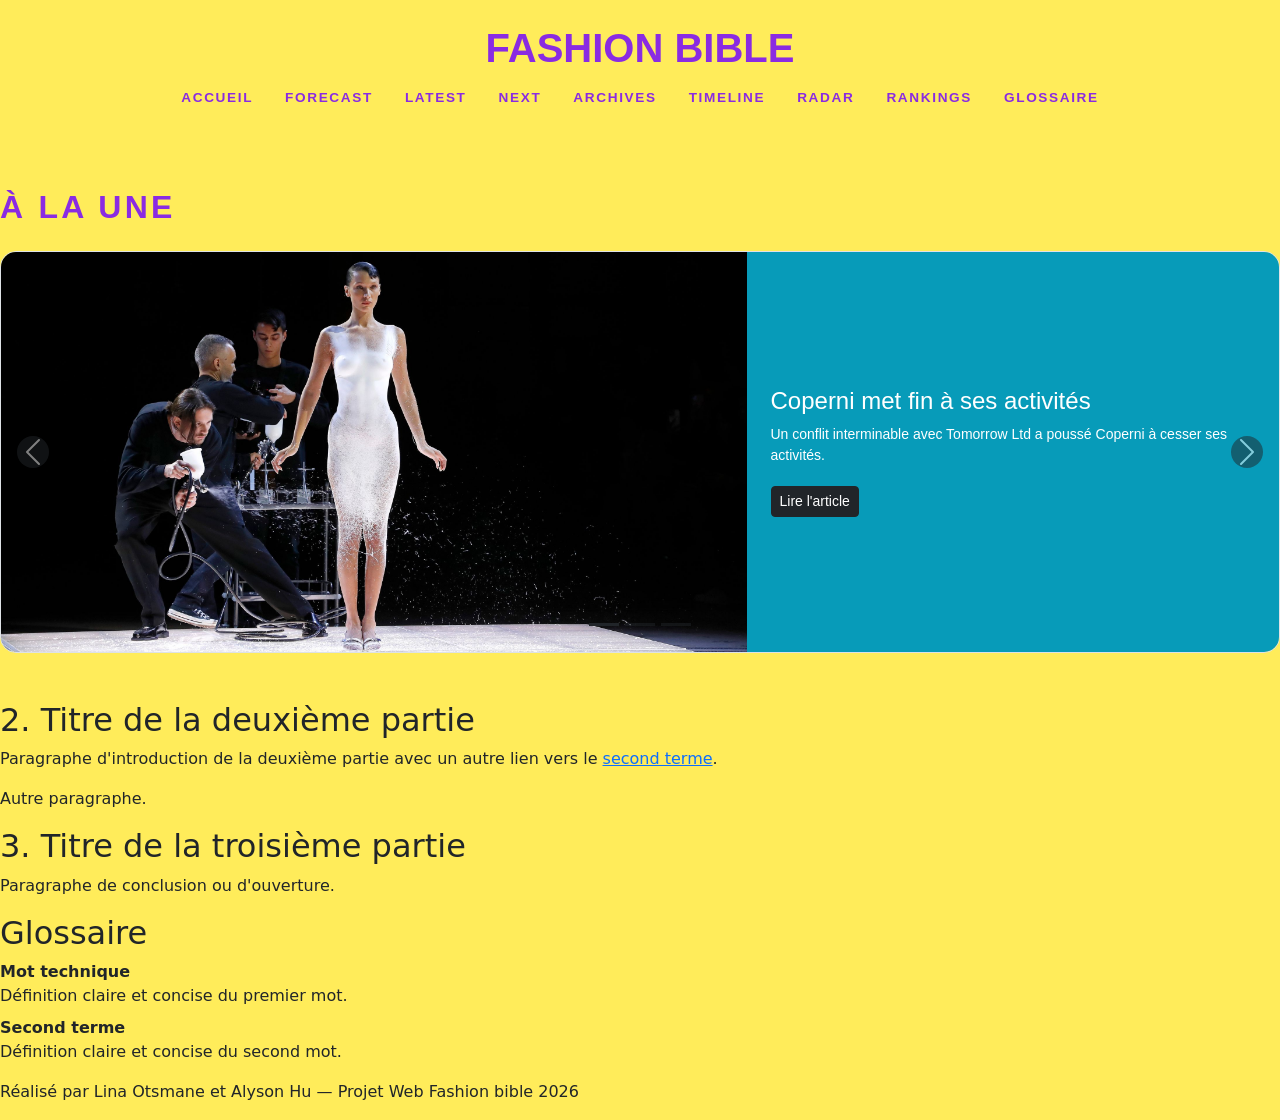
<file: index.html>
<!DOCTYPE html>
<html lang="fr">
<head>
    <meta charset="UTF-8">
    <meta name="viewport" content="width=device-width, initial-scale=1.0">
    <title>fashionbible</title>
    <link href="https://fonts.googleapis.com/css2?family=Cinzel:wght@700&family=Montserrat:wght@500;600&display=swap" rel="stylesheet">
    <link href="https://cdn.jsdelivr.net/npm/bootstrap@5.3.3/dist/css/bootstrap.min.css" rel="stylesheet">
    <link rel="stylesheet" href="Accueil.css">
</head>
<body>

  <header class="py-4">
        <h1 class="text-center">FASHION BIBLE</h1>
        

        <nav aria-label="Sommaire">
            <ul class="nav justify-content-center">
                <li class="nav-item">
                    <a class="nav-link" href="index.html">Accueil</a>
                </li>
                <li class="nav-item">
                    <a class="nav-link" href="#partie-2">Forecast</a>
                </li>
                <li class="nav-item">
                    <a class="nav-link" href="#partie-3">Latest</a>
                </li>
                 <li class="nav-item">
                    <a class="nav-link" href="#partie-4">Next</a>
                </li>
                 <li class="nav-item">
                   <a class="nav-link" href="archive.html">Archives</a>
                </li>
                 <li class="nav-item">
                    <a class="nav-link" href="timeline.html">Timeline</a>
                </li>
                 <li class="nav-item">
                    <a class="nav-link" href="#partie-7">Radar</a>
                </li>
                 <li class="nav-item">
                    <a class="nav-link" href="#partie-8">Rankings</a>
                </li>
                <li class="nav-item">
                    <a class="nav-link" href="#glossaire">Glossaire</a>
                </li>
            </ul>
        </nav>
    </header>

    <main>
        <article>
            
           
             <!-- Article à la une-->
<section id="Articles" class="my-5">
    <h2 class="mb-4">À LA UNE</h2>

    <div id="carouselArticles" class="carousel slide border rounded-4 overflow-hidden" data-bs-ride="carousel">
        
        <!-- Indicateurs en bas -->
        <div class="carousel-indicators">
            <button type="button" data-bs-target="#carouselArticles" data-bs-slide-to="0" class="active bg-dark" aria-current="true" aria-label="Article 1"></button>
            <button type="button" data-bs-target="#carouselArticles" data-bs-slide-to="1" class="bg-dark" aria-label="Article 2"></button>
            <button type="button" data-bs-target="#carouselArticles" data-bs-slide-to="2" class="bg-dark" aria-label="Article 3"></button>
        </div>

        <div class="carousel-inner">

            <!-- Coperni -->
            <div class="carousel-item active">
                <div class="row g-0">
                    <div class="col-md-7">
                        <img src="images/Coperni-defile.webp" class="d-block w-100 object-fit-cover" alt="Image article sur Coperni" style="height: 400px;">
                    </div>
                    <div class="col-md-5 p-4 d-flex flex-column justify-content-center carousel-texte overflow-auto" style="height: 400px;">
                        <h3 class="h4">Coperni met fin à ses activités</h3>
                        <p class="small">
                            Un conflit interminable avec Tomorrow Ltd a poussé Coperni à cesser ses activités.
                        </p>
                        <a href="#article-1" class="btn btn-dark btn-sm align-self-start mt-1">Lire l'article</a>
                    </div>
                </div>
            </div>

            <!-- Versace  -->
            <div class="carousel-item">
                <div class="row g-0">
                    <div class="col-md-7">
                        <img src="images/Pieter-Mulier.png" class="d-block w-100 object-fit-cover" alt="Versace Pieter Mulier" style="height: 400px;">
                    </div>
                     <div class="col-md-5 p-4 d-flex flex-column justify-content-center carousel-texte overflow-auto" style="height: 400px;">
                        <h3 class="h4">Versace : Pieter Mulier prêt à faire renaître la légende</h3>
                        <p class="small">
                            Nouvelle direction créative, retour d’Atelier Versace et repositionnement stratégique : la maison italienne ouvre un nouveau chapitre de son histoire. 
                            Nommé à la tête de la création, Pieter Mulier dévoilera sa première collection début 2027, à l’occasion du grand retour de Versace sur le calendrier de la haute couture parisienne, après plus de dix ans d’absence.
                        </p>
                        <a href="#article-2" class="btn btn-dark btn-sm align-self-start mt-1">Lire l'article</a>
                    </div>
                </div>
            </div>

            <!-- Hermes -->
            <div class="carousel-item">
                <div class="row g-0">
                    <div class="col-md-7">
                        <img src="images/hermes.avif" class="d-block w-100 object-fit-cover" alt="Hermès haute couture" style="height: 400px;">
                    </div>
                    <div class="col-md-5 p-4 d-flex flex-column justify-content-center carousel-texte overflow-auto" style="height: 400px;">
                        <h3 class="h4">Hermès : quand l'excellence artisanale rencontre la haute couture</h3>
                        <p class="small">
                            C’est une première historique pour la maison française. En janvier 2027, Hermès fera son entrée dans l’univers de la haute couture parisienne avec une collection inédite imaginée par Nadège Vanhée.
                        </p>
                        <a href="#article-3" class="btn btn-dark btn-sm align-self-start mt-1">Lire l'article</a>
                    </div>
                </div>
            </div>

        </div>

        <button class="carousel-control-prev" type="button" data-bs-target="#carouselArticles" data-bs-slide="prev" style="width: 5%;">
            <span class="carousel-control-prev-icon bg-dark rounded-circle p-2" aria-hidden="true"></span>
            <span class="visually-hidden">Précédent</span>
        </button>
        <button class="carousel-control-next" type="button" data-bs-target="#carouselArticles" data-bs-slide="next" style="width: 5%;">
            <span class="carousel-control-next-icon bg-dark rounded-circle p-2" aria-hidden="true"></span>
            <span class="visually-hidden">Suivant</span>
        </button>

    </div>
</section>
     

            <!-- Partie 2 -->
            <section id="partie-2">
                <h2>2. Titre de la deuxième partie</h2>
                <p>
                    Paragraphe d'introduction de la deuxième partie avec un autre lien vers le <a href="#terme-2">second terme</a>.
                </p>
                <p>
                    Autre paragraphe.
                </p>
            </section>

            <!-- Partie 3 -->
            <section id="partie-3">
                <h2>3. Titre de la troisième partie</h2>
                <p>
                    Paragraphe de conclusion ou d'ouverture.
                </p>
            </section>

            <!-- Glossaire interactif (balise dl = liste de définitions) -->
            <aside id="glossaire">
                <h2>Glossaire</h2>
                <dl>
                    <dt id="terme-1">Mot technique</dt>
                    <dd>Définition claire et concise du premier mot.</dd>

                    <dt id="terme-2">Second terme</dt>
                    <dd>Définition claire et concise du second mot.</dd>
                </dl>
            </aside>

        </article>
    </main>

    <!-- Pied de page -->
    <footer>
        <p>Réalisé par Lina Otsmane et Alyson Hu — Projet Web Fashion bible 2026</p>
    </footer>
    
<script src="https://cdn.jsdelivr.net/npm/bootstrap@5.3.3/dist/js/bootstrap.bundle.min.js"></script>
</body>
</html>
</file>
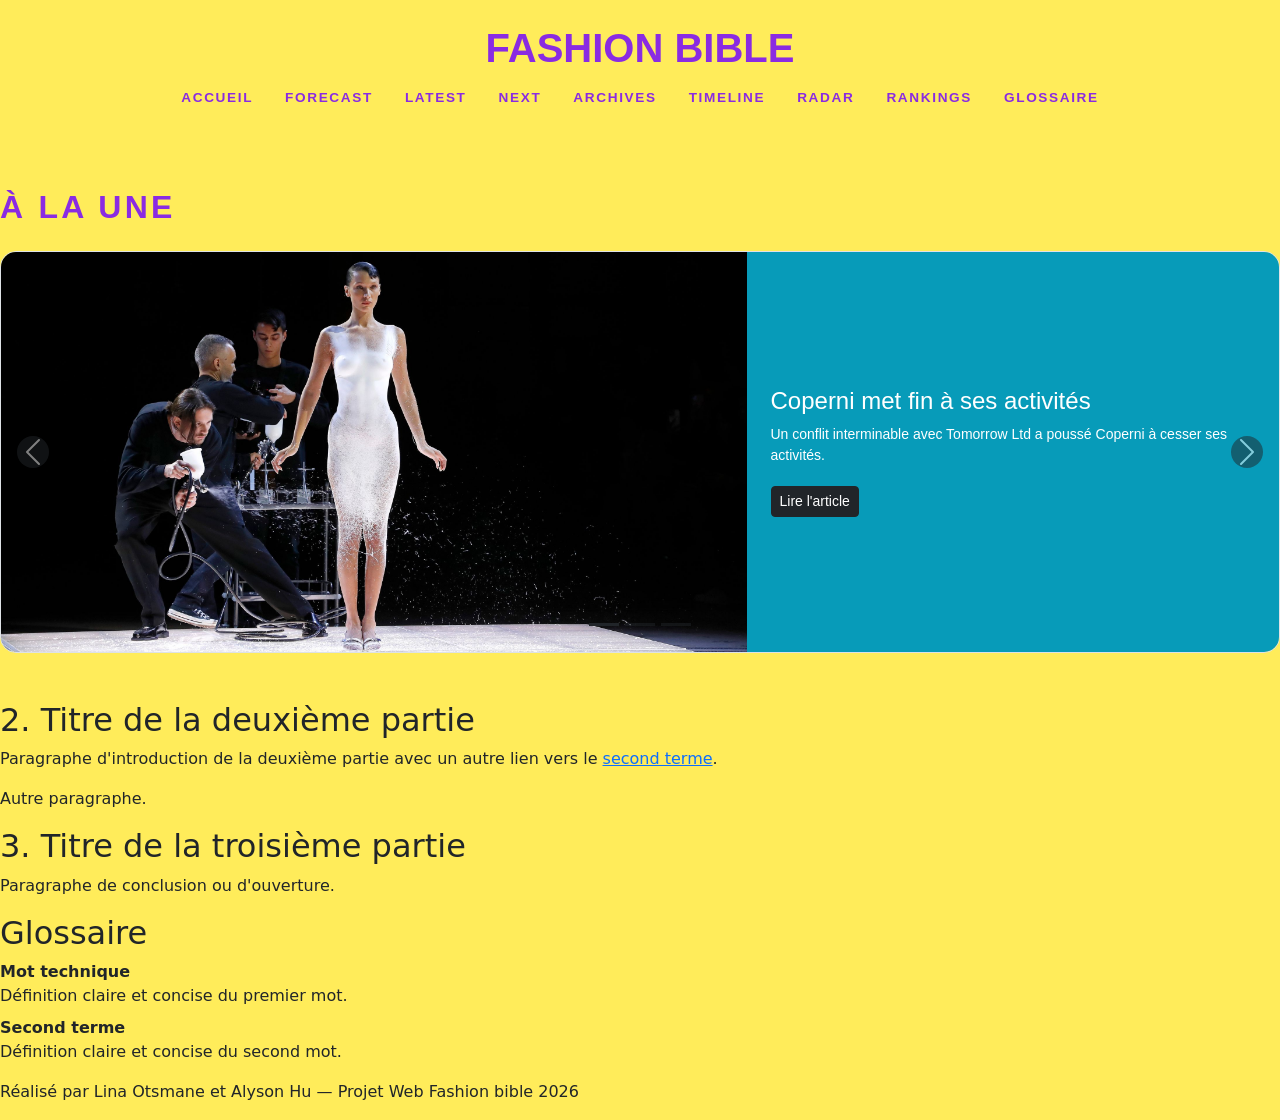
<file: Accueil.html>
<!DOCTYPE html>
<html lang="fr">
<head>
    <meta charset="UTF-8">
    <meta name="viewport" content="width=device-width, initial-scale=1.0">
    <title>fashionbible</title>
    <link href="https://fonts.googleapis.com/css2?family=Cinzel:wght@700&family=Montserrat:wght@500;600&display=swap" rel="stylesheet">
    <link href="https://cdn.jsdelivr.net/npm/bootstrap@5.3.3/dist/css/bootstrap.min.css" rel="stylesheet">
    <link rel="stylesheet" href="Accueil.css">
</head>
<body>

  <header class="py-4">
        <h1 class="text-center">FASHION BIBLE</h1>
        

        <nav aria-label="Sommaire">
            <ul class="nav justify-content-center">
                <li class="nav-item">
                    <a class="nav-link" href="#partie-1">Accueil</a>
                </li>
                <li class="nav-item">
                    <a class="nav-link" href="#partie-2">Forecast</a>
                </li>
                <li class="nav-item">
                    <a class="nav-link" href="#partie-3">Latest</a>
                </li>
                 <li class="nav-item">
                    <a class="nav-link" href="#partie-4">Next</a>
                </li>
                 <li class="nav-item">
                    <a class="nav-link" href="#partie-5">Archives</a>
                </li>
                 <li class="nav-item">
                    <a class="nav-link" href="#partie-6">Timeline</a>
                </li>
                 <li class="nav-item">
                    <a class="nav-link" href="#partie-7">Radar</a>
                </li>
                 <li class="nav-item">
                    <a class="nav-link" href="#partie-8">Rankings</a>
                </li>
                <li class="nav-item">
                    <a class="nav-link" href="#glossaire">Glossaire</a>
                </li>
            </ul>
        </nav>
    </header>

    <main>
        <article>
            
           
             <!-- Article à la une-->
<section id="Articles" class="my-5">
    <h2 class="mb-4">À LA UNE</h2>

    <div id="carouselArticles" class="carousel slide border rounded-4 overflow-hidden" data-bs-ride="carousel">
        
        <!-- Indicateurs en bas -->
        <div class="carousel-indicators">
            <button type="button" data-bs-target="#carouselArticles" data-bs-slide-to="0" class="active bg-dark" aria-current="true" aria-label="Article 1"></button>
            <button type="button" data-bs-target="#carouselArticles" data-bs-slide-to="1" class="bg-dark" aria-label="Article 2"></button>
            <button type="button" data-bs-target="#carouselArticles" data-bs-slide-to="2" class="bg-dark" aria-label="Article 3"></button>
        </div>

        <div class="carousel-inner">

            <!-- Coperni -->
            <div class="carousel-item active">
                <div class="row g-0">
                    <div class="col-md-7">
                        <img src="images/Coperni-defile.webp" class="d-block w-100 object-fit-cover" alt="Image article sur Coperni" style="height: 400px;">
                    </div>
                    <div class="col-md-5 p-4 d-flex flex-column justify-content-center carousel-texte overflow-auto" style="height: 400px;">
                        <h3 class="h4">Coperni met fin à ses activités</h3>
                        <p class="small">
                            Un conflit interminable avec Tomorrow Ltd a poussé Coperni à cesser ses activités.
                        </p>
                        <a href="#article-1" class="btn btn-dark btn-sm align-self-start mt-1">Lire l'article</a>
                    </div>
                </div>
            </div>

            <!-- Versace  -->
            <div class="carousel-item">
                <div class="row g-0">
                    <div class="col-md-7">
                        <img src="images/Pieter-Mulier.png" class="d-block w-100 object-fit-cover" alt="Versace Pieter Mulier" style="height: 400px;">
                    </div>
                     <div class="col-md-5 p-4 d-flex flex-column justify-content-center carousel-texte overflow-auto" style="height: 400px;">
                        <h3 class="h4">Versace : Pieter Mulier prêt à faire renaître la légende</h3>
                        <p class="small">
                            Nouvelle direction créative, retour d’Atelier Versace et repositionnement stratégique : la maison italienne ouvre un nouveau chapitre de son histoire. 
                            Nommé à la tête de la création, Pieter Mulier dévoilera sa première collection début 2027, à l’occasion du grand retour de Versace sur le calendrier de la haute couture parisienne, après plus de dix ans d’absence.
                        </p>
                        <a href="#article-2" class="btn btn-dark btn-sm align-self-start mt-1">Lire l'article</a>
                    </div>
                </div>
            </div>

            <!-- Hermes -->
            <div class="carousel-item">
                <div class="row g-0">
                    <div class="col-md-7">
                        <img src="images/hermes.avif" class="d-block w-100 object-fit-cover" alt="Hermès haute couture" style="height: 400px;">
                    </div>
                    <div class="col-md-5 p-4 d-flex flex-column justify-content-center carousel-texte overflow-auto" style="height: 400px;">
                        <h3 class="h4">Hermès : quand l'excellence artisanale rencontre la haute couture</h3>
                        <p class="small">
                            C’est une première historique pour la maison française. En janvier 2027, Hermès fera son entrée dans l’univers de la haute couture parisienne avec une collection inédite imaginée par Nadège Vanhée.
                        </p>
                        <a href="#article-3" class="btn btn-dark btn-sm align-self-start mt-1">Lire l'article</a>
                    </div>
                </div>
            </div>

        </div>

        <button class="carousel-control-prev" type="button" data-bs-target="#carouselArticles" data-bs-slide="prev" style="width: 5%;">
            <span class="carousel-control-prev-icon bg-dark rounded-circle p-2" aria-hidden="true"></span>
            <span class="visually-hidden">Précédent</span>
        </button>
        <button class="carousel-control-next" type="button" data-bs-target="#carouselArticles" data-bs-slide="next" style="width: 5%;">
            <span class="carousel-control-next-icon bg-dark rounded-circle p-2" aria-hidden="true"></span>
            <span class="visually-hidden">Suivant</span>
        </button>

    </div>
</section>
     

            <!-- Partie 2 -->
            <section id="partie-2">
                <h2>2. Titre de la deuxième partie</h2>
                <p>
                    Paragraphe d'introduction de la deuxième partie avec un autre lien vers le <a href="#terme-2">second terme</a>.
                </p>
                <p>
                    Autre paragraphe.
                </p>
            </section>

            <!-- Partie 3 -->
            <section id="partie-3">
                <h2>3. Titre de la troisième partie</h2>
                <p>
                    Paragraphe de conclusion ou d'ouverture.
                </p>
            </section>

        
            <aside id="glossaire">
                <h2>Glossaire</h2>
                <dl>
                    <dt id="terme-1">Mot technique</dt>
                    <dd>Définition claire et concise du premier mot.</dd>

                    <dt id="terme-2">Second terme</dt>
                    <dd>Définition claire et concise du second mot.</dd>
                </dl>
            </aside>

        </article>
    </main>

    <!-- Pied de page -->
    <footer>
        <p>Réalisé par Lina Otsmane et Alyson Hu — Projet Web Fashion bible 2026</p>
    </footer>
    
<script src="https://cdn.jsdelivr.net/npm/bootstrap@5.3.3/dist/js/bootstrap.bundle.min.js"></script>
</body>
</html>
</file>
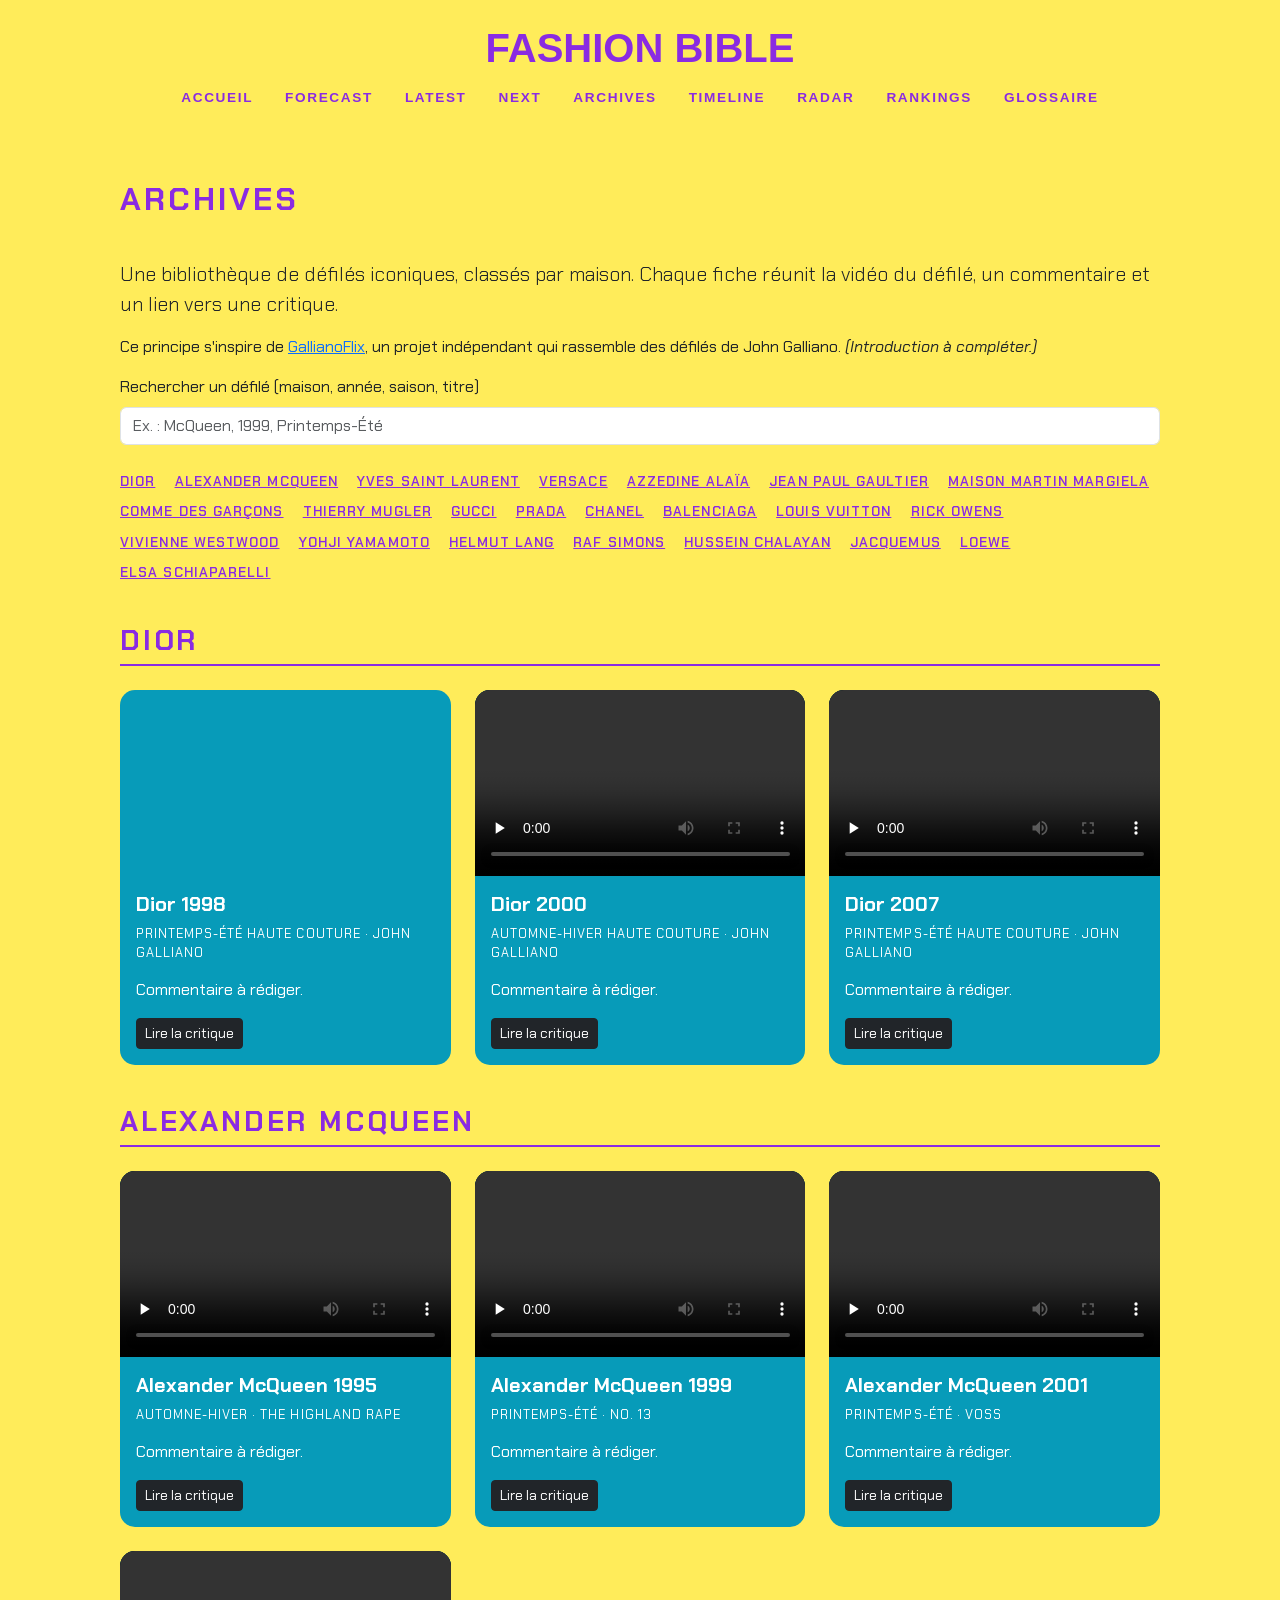
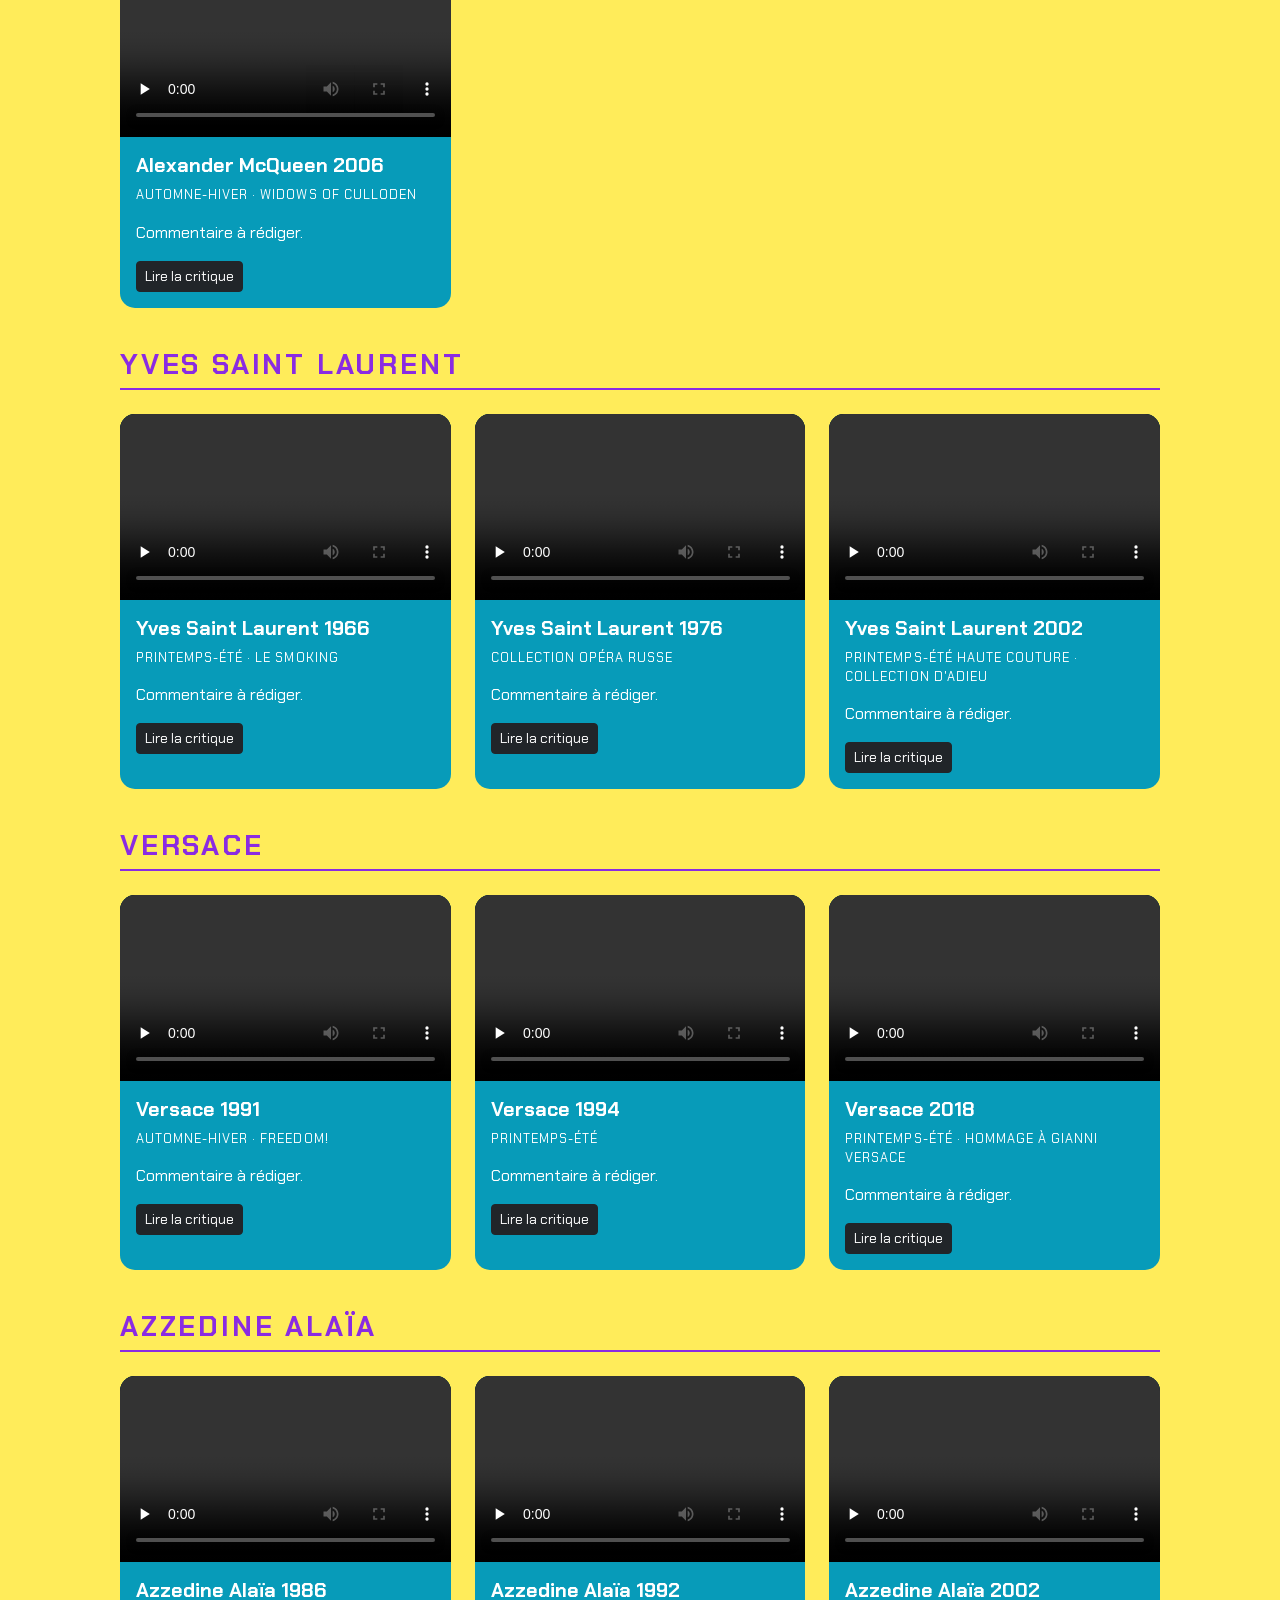
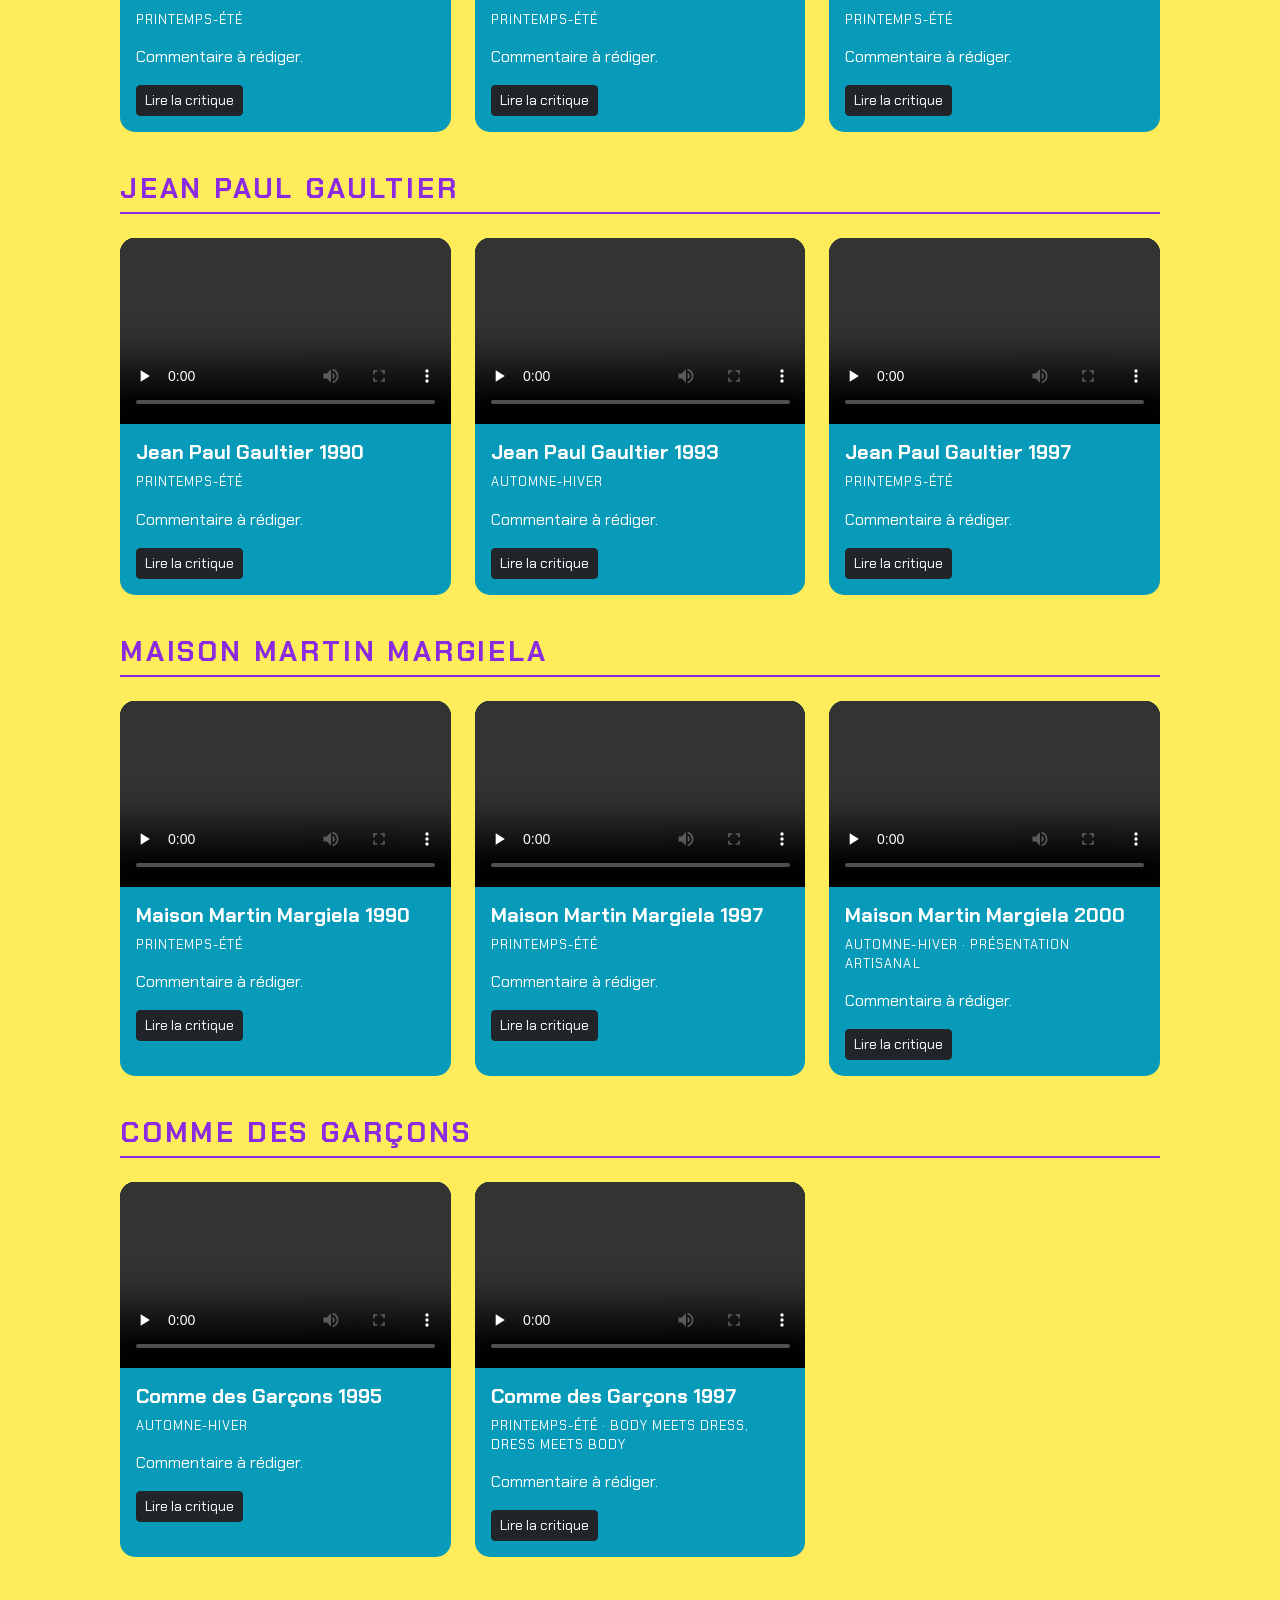
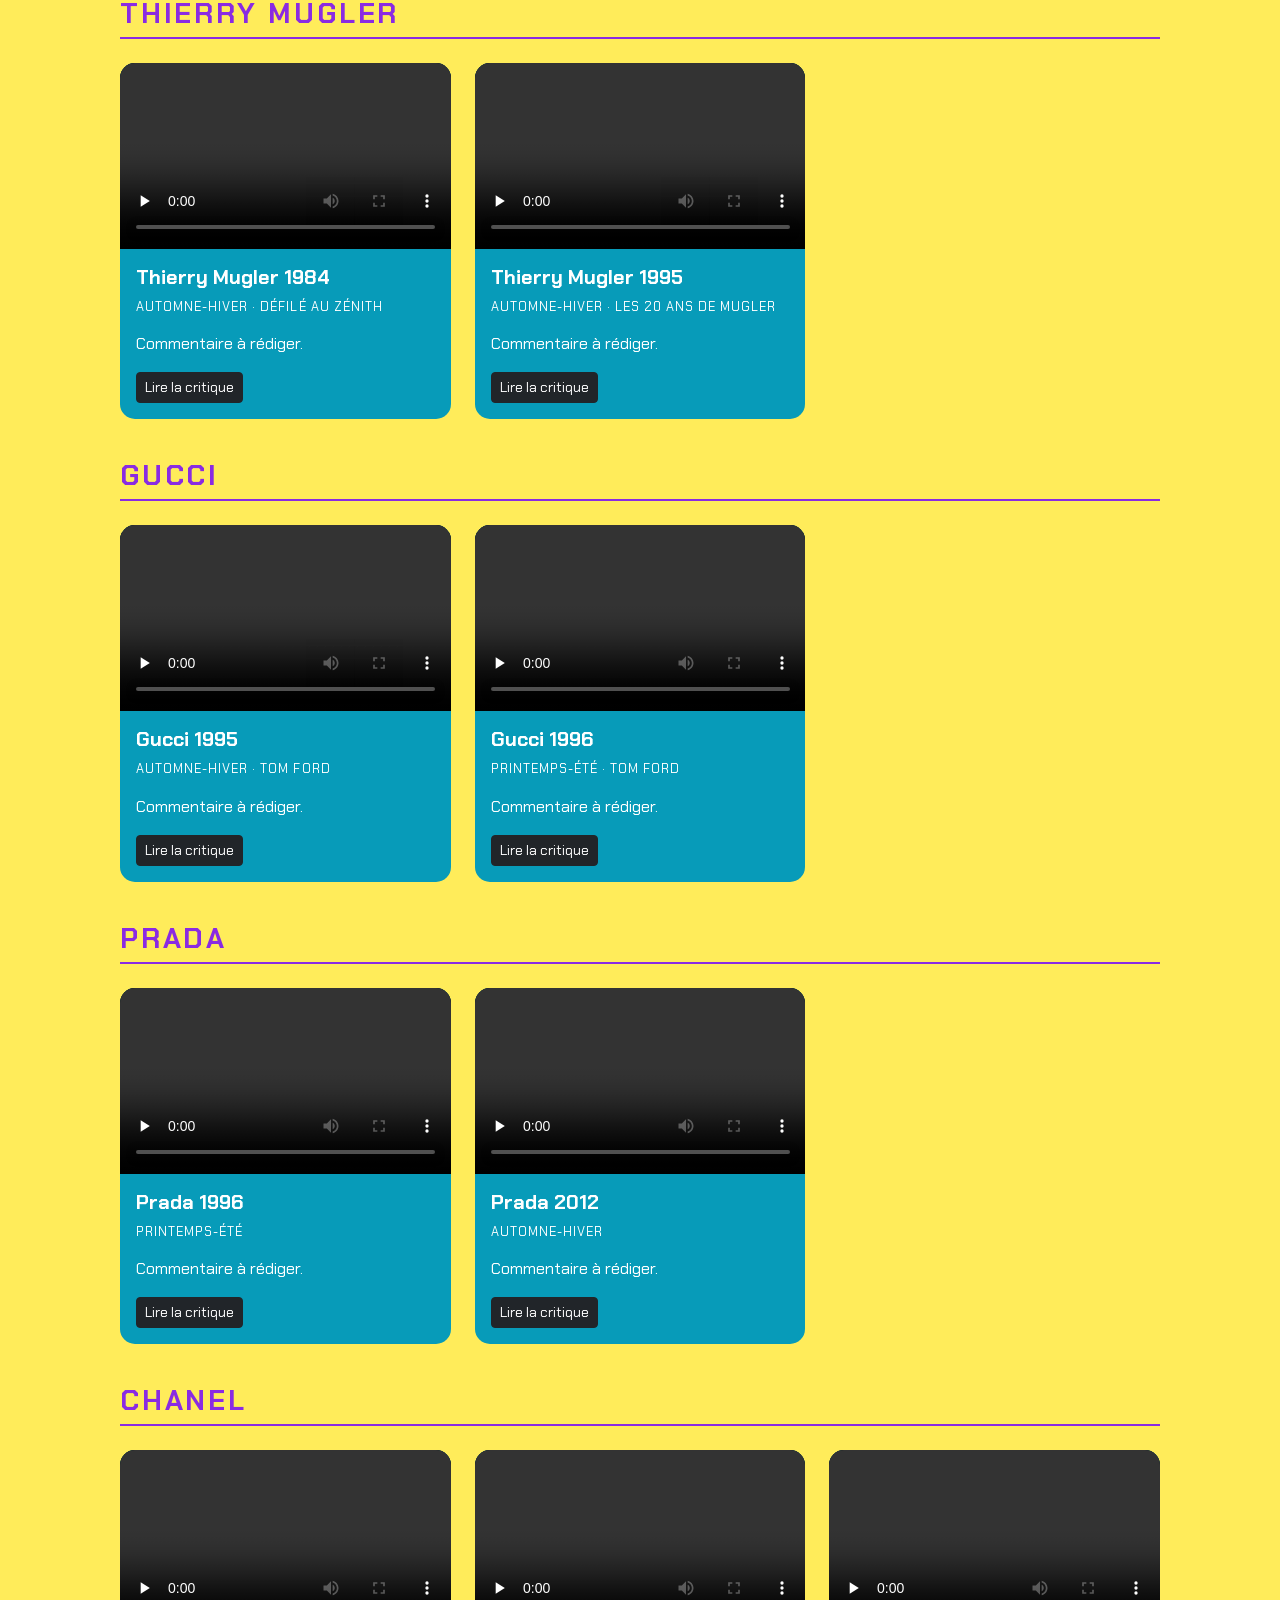
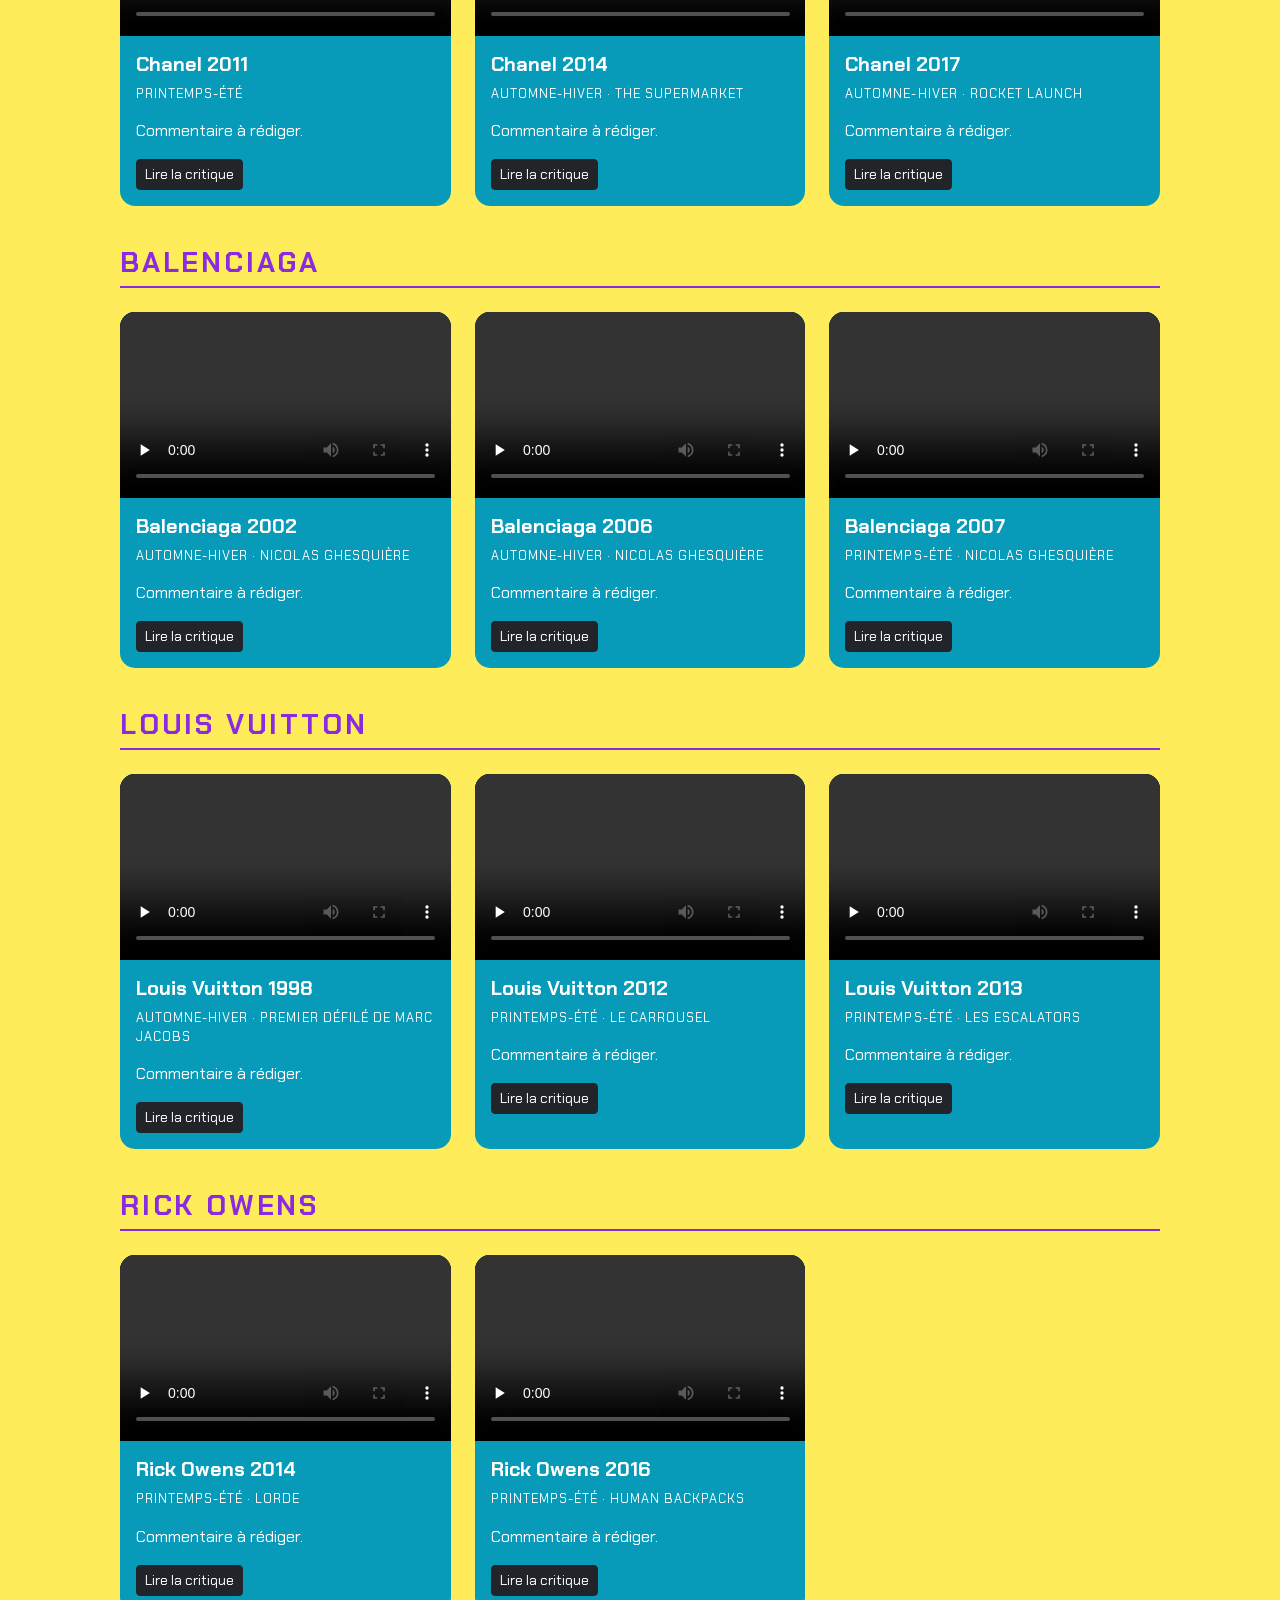
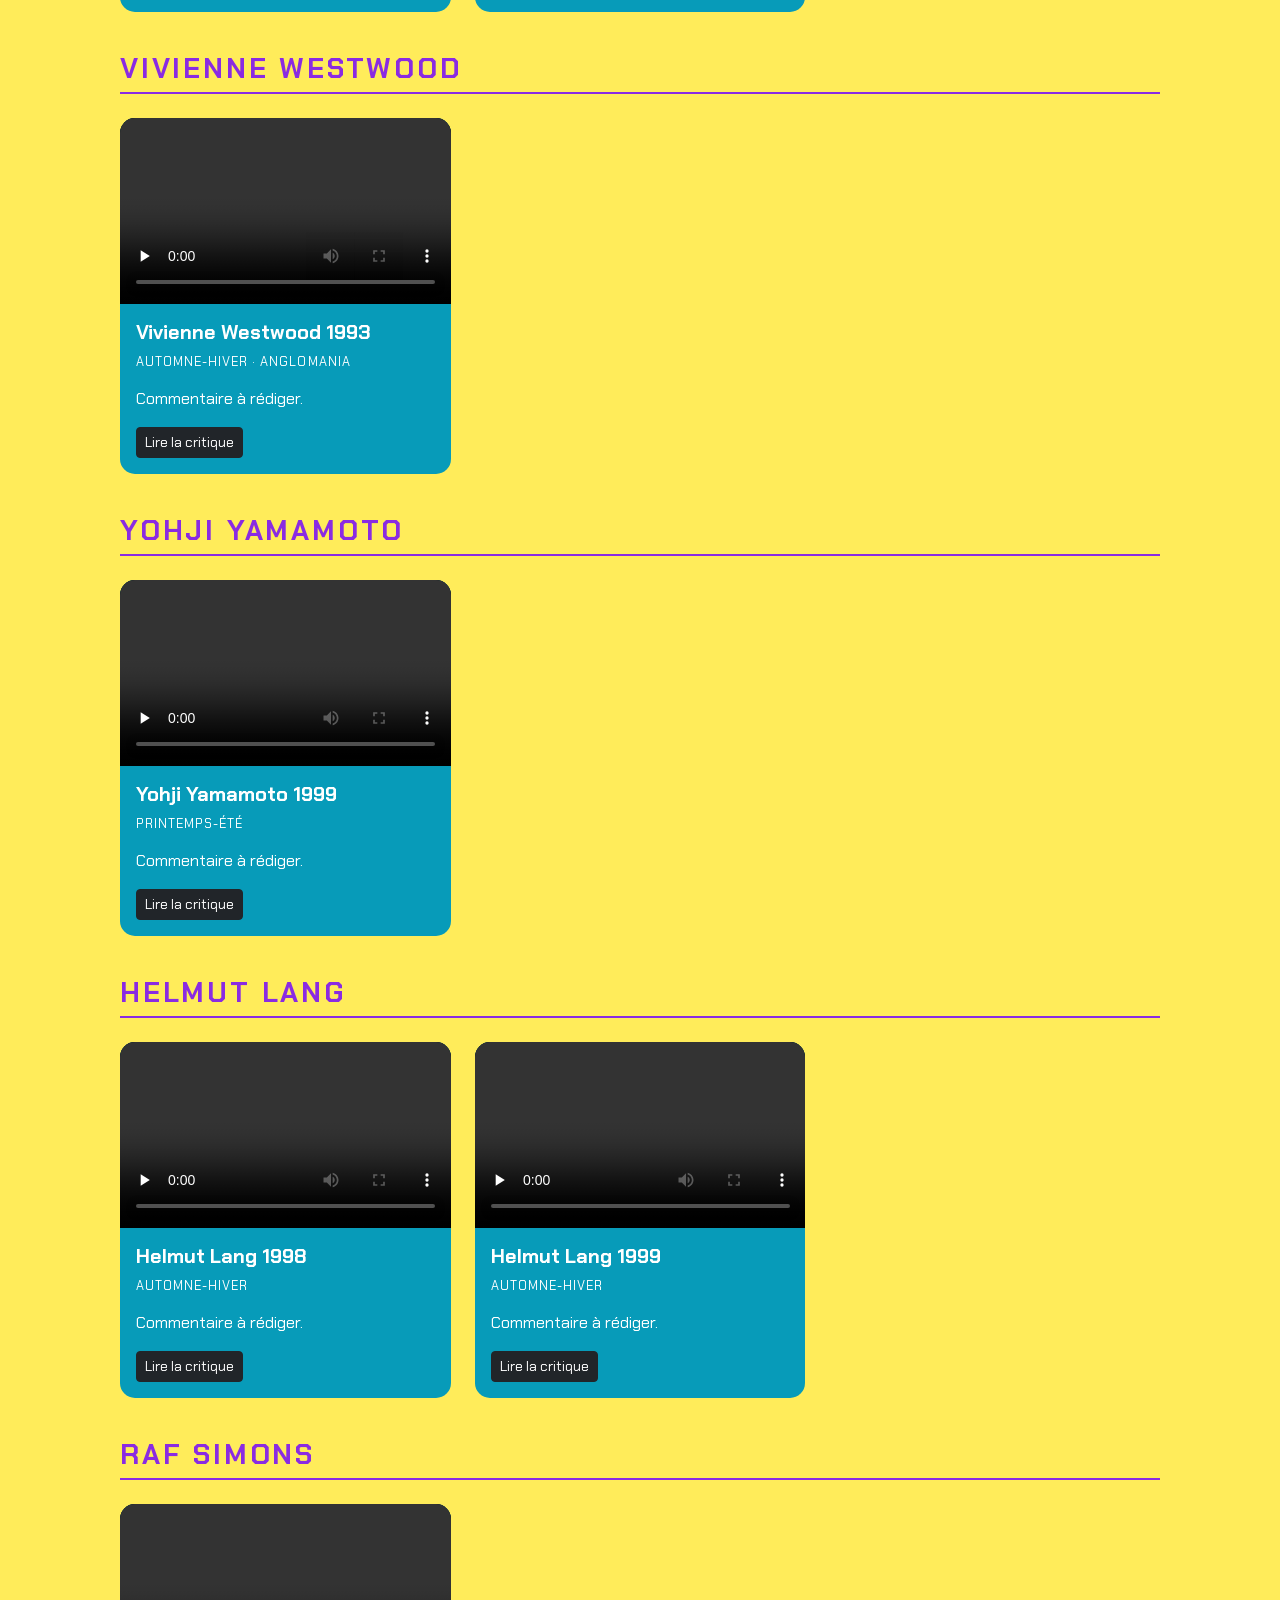
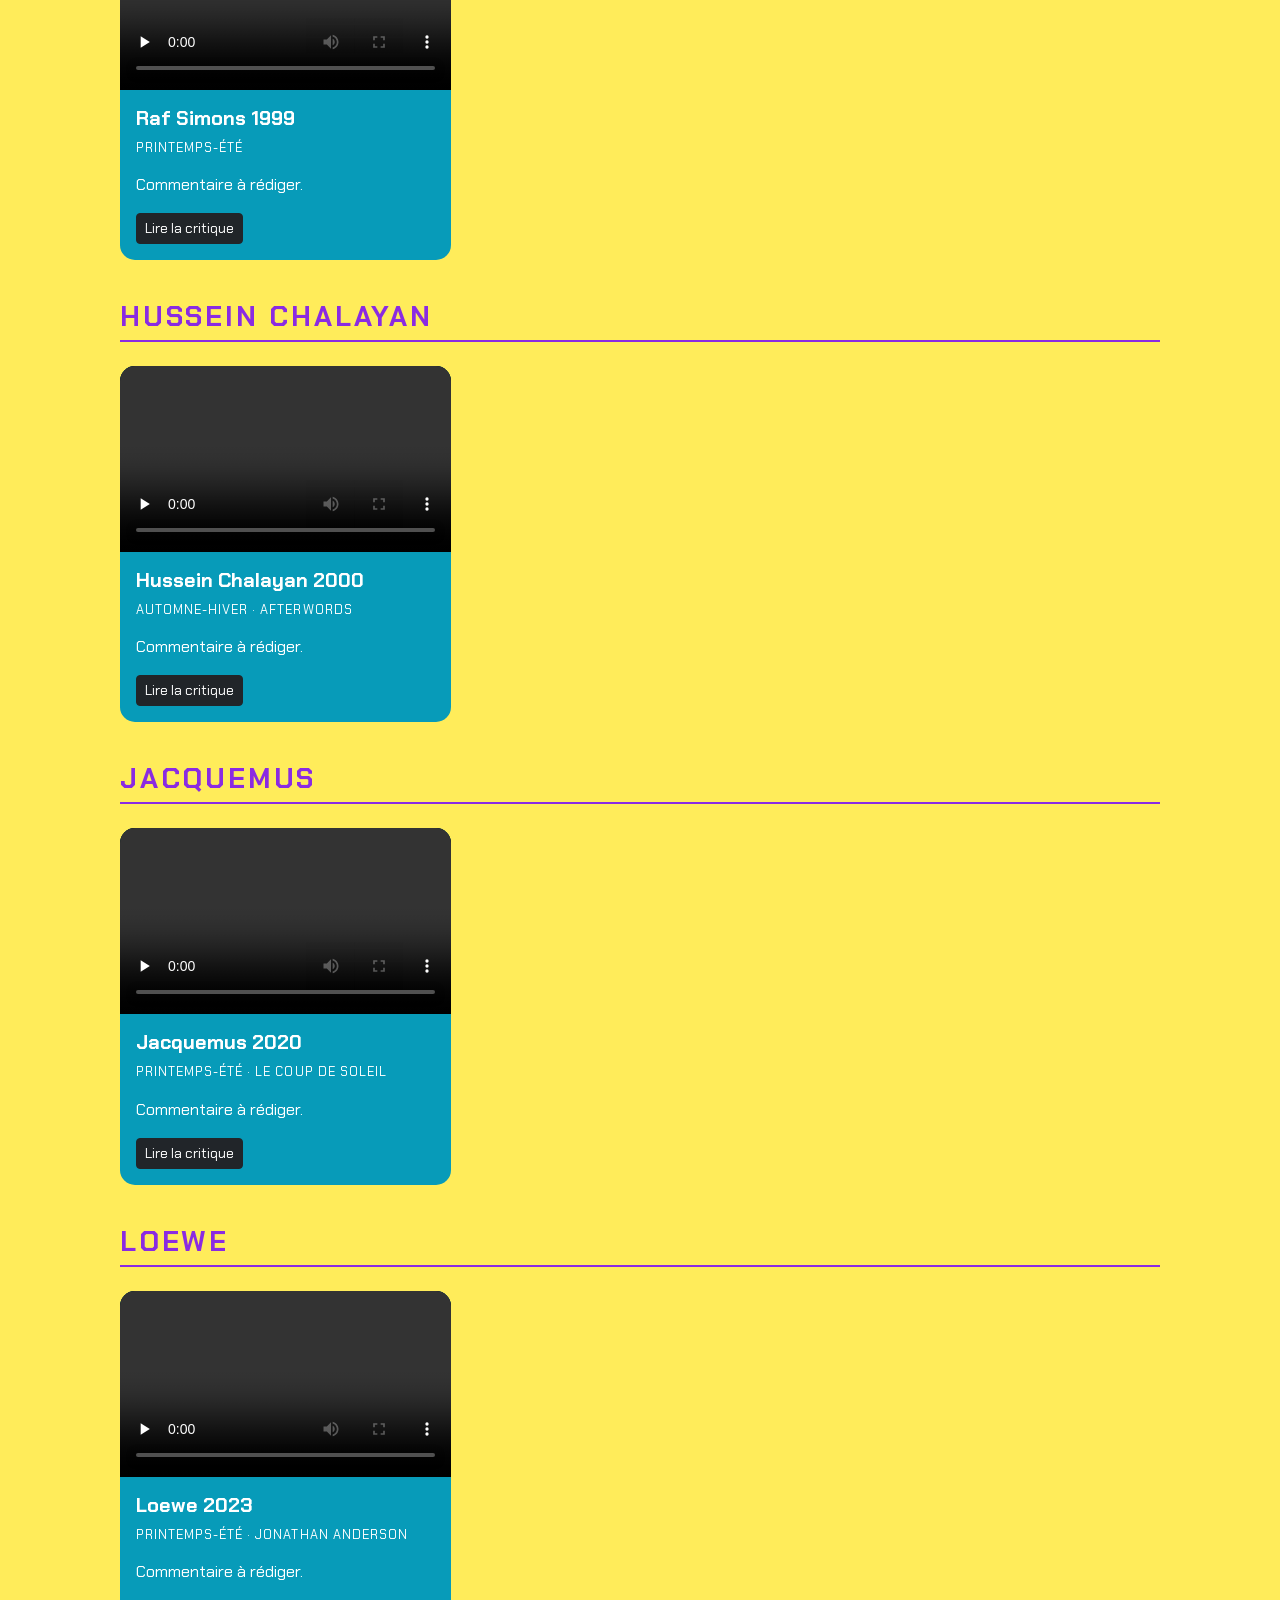
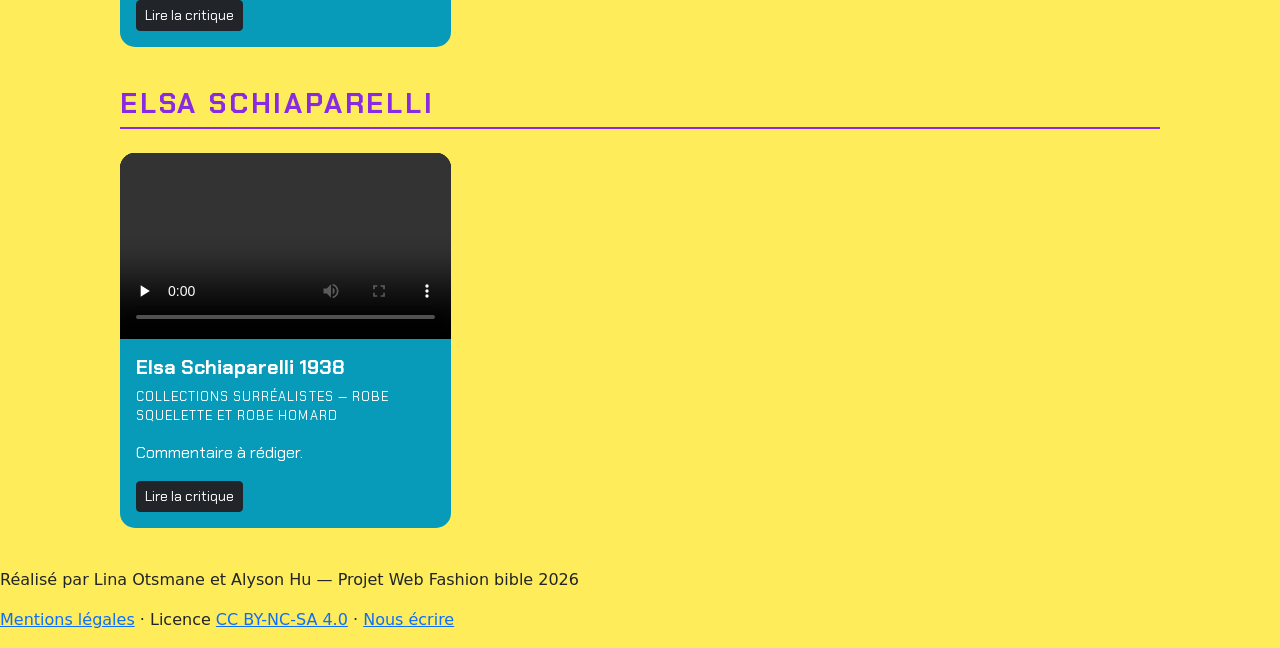
<file: archive.html>
<!DOCTYPE html>
<html lang="fr">
<head>
    <meta charset="UTF-8">
    <meta name="viewport" content="width=device-width, initial-scale=1.0">
    <title>Archives de défilés – fashionbible</title>
    <meta name="description" content="Archives vidéo des défilés les plus iconiques de l'histoire de la mode, classés par maison, avec commentaires et critiques.">
    <meta name="author" content="Lina Otsmane, Alyson Hu">
    <meta name="DC.title" content="Archives de défilés – fashionbible">
    <meta name="DC.language" content="fr">
    <meta property="og:title" content="Archives de défilés – fashionbible">
    <meta property="og:type" content="article">
    <link href="https://fonts.googleapis.com/css2?family=Chakra+Petch:wght@600;700&family=Cinzel:wght@700&family=Montserrat:wght@500;600&display=swap" rel="stylesheet">
    <link href="https://cdn.jsdelivr.net/npm/bootstrap@5.3.3/dist/css/bootstrap.min.css" rel="stylesheet">
    <link rel="stylesheet" href="index.css">
    <link rel="stylesheet" href="archive.css">
    <script src="archive.js" defer></script>
</head>
<body>
<a class="visually-hidden-focusable" href="#contenu">Aller au contenu</a>
<header class="py-4">
    <h1 class="text-center">FASHION BIBLE</h1>
    <nav aria-label="Sommaire"><ul class="nav justify-content-center"><li class="nav-item"><a class="nav-link" href="index.html">Accueil</a></li><li class="nav-item"><a class="nav-link" href="index.html#partie-2">Forecast</a></li><li class="nav-item"><a class="nav-link" href="index.html#partie-3">Latest</a></li><li class="nav-item"><a class="nav-link" href="index.html#partie-4">Next</a></li><li class="nav-item"><a class="nav-link" href="archive.html">Archives</a></li><li class="nav-item"><a class="nav-link" href="timeline.html">Timeline</a></li><li class="nav-item"><a class="nav-link" href="index.html#partie-7">Radar</a></li><li class="nav-item"><a class="nav-link" href="index.html#partie-8">Rankings</a></li><li class="nav-item"><a class="nav-link" href="index.html#glossaire">Glossaire</a></li></ul></nav>
</header>
<main id="contenu">
<article itemscope itemtype="https://schema.org/CollectionPage">
    <h2 class="titre-page" itemprop="name">ARCHIVES</h2>
    <section class="intro-archives">
        <p class="lead" itemprop="description">Une bibliothèque de défilés iconiques, classés par maison. Chaque fiche réunit la vidéo du défilé, un commentaire et un lien vers une critique.</p>
        <p>Ce principe s'inspire de <a href="https://www.nssmag.com/en/fashion/46844/there-is-a-streaming-service-dedicated-to-john-galliano-s-fashion-shows" target="_blank" rel="noopener">GallianoFlix</a>, un projet indépendant qui rassemble des défilés de John Galliano. <em>(Introduction à compléter.)</em></p>
        <label for="filtre" class="form-label">Rechercher un défilé (maison, année, saison, titre)</label>
        <input id="filtre" type="search" class="form-control" placeholder="Ex. : McQueen, 1999, Printemps-Été">
        <p id="aucun" role="status" hidden>Aucun défilé ne correspond à la recherche.</p>
        <nav aria-label="Sommaire des archives" class="sommaire-archives"><ul><li><a href="#dior">Dior</a></li><li><a href="#alexander-mcqueen">Alexander McQueen</a></li><li><a href="#yves-saint-laurent">Yves Saint Laurent</a></li><li><a href="#versace">Versace</a></li><li><a href="#azzedine-alaia">Azzedine Alaïa</a></li><li><a href="#jean-paul-gaultier">Jean Paul Gaultier</a></li><li><a href="#maison-martin-margiela">Maison Martin Margiela</a></li><li><a href="#comme-des-garcons">Comme des Garçons</a></li><li><a href="#thierry-mugler">Thierry Mugler</a></li><li><a href="#gucci">Gucci</a></li><li><a href="#prada">Prada</a></li><li><a href="#chanel">Chanel</a></li><li><a href="#balenciaga">Balenciaga</a></li><li><a href="#louis-vuitton">Louis Vuitton</a></li><li><a href="#rick-owens">Rick Owens</a></li><li><a href="#vivienne-westwood">Vivienne Westwood</a></li><li><a href="#yohji-yamamoto">Yohji Yamamoto</a></li><li><a href="#helmut-lang">Helmut Lang</a></li><li><a href="#raf-simons">Raf Simons</a></li><li><a href="#hussein-chalayan">Hussein Chalayan</a></li><li><a href="#jacquemus">Jacquemus</a></li><li><a href="#loewe">Loewe</a></li><li><a href="#elsa-schiaparelli">Elsa Schiaparelli</a></li></ul></nav>
    </section>

<section id="dior" class="maison">
<h3>Dior</h3>
<div class="row g-4">
<div class="col-md-6 col-lg-4 defile-col" data-recherche="dior 1998 printemps ete haute couture john galliano">
<article class="defile h-100" itemscope itemtype="https://schema.org/VideoObject">
<div class="ratio ratio-16x9">
  <iframe
    src="https://www.youtube.com/embed/Y9Y3blSVeHE"
    title="Défilé Dior 1998, Printemps-Été Haute Couture, John Galliano"
    loading="lazy"
    allow="accelerometer; autoplay; clipboard-write; encrypted-media; gyroscope; picture-in-picture; web-share"
    allowfullscreen
  ></iframe>
</div>
<div class="corps">
<h4 class="h5" itemprop="name">Dior <time datetime="1998">1998</time></h4>
<p class="infos">Printemps-Été Haute Couture · John Galliano</p>
<!-- COMMENTAIRE : 3 à 5 phrases, informations vérifiées et sourcées -->
<p itemprop="description">Commentaire à rédiger.</p>
<!-- LIEN : remplacez # par l'adresse de la critique (Vogue, Business of Fashion, etc.) -->
<p class="mb-0"><a class="btn btn-dark btn-sm" href="#" target="_blank" rel="noopener">Lire la critique<span class="visually-hidden"> du défilé Dior 1998, Printemps-Été Haute Couture, John Galliano (nouvel onglet)</span></a></p>
</div>
</article>
</div>
<div class="col-md-6 col-lg-4 defile-col" data-recherche="dior 2000 automne hiver haute couture john galliano">
<article class="defile h-100" itemscope itemtype="https://schema.org/VideoObject">
<!-- VIDÉO : remplacez le nom du fichier ci-dessous (fichier à placer dans le dossier videos/) -->
<video class="w-100" controls preload="none" aria-label="Défilé Dior 2000, Automne-Hiver Haute Couture, John Galliano"><source src="videos/dior-2000-ah.mp4" type="video/mp4">Votre navigateur ne lit pas la vidéo.</video>
<div class="corps">
<h4 class="h5" itemprop="name">Dior <time datetime="2000">2000</time></h4>
<p class="infos">Automne-Hiver Haute Couture · John Galliano</p>
<!-- COMMENTAIRE : 3 à 5 phrases, informations vérifiées et sourcées -->
<p itemprop="description">Commentaire à rédiger.</p>
<!-- LIEN : remplacez # par l'adresse de la critique (Vogue, Business of Fashion, etc.) -->
<p class="mb-0"><a class="btn btn-dark btn-sm" href="#" target="_blank" rel="noopener">Lire la critique<span class="visually-hidden"> du défilé Dior 2000, Automne-Hiver Haute Couture, John Galliano (nouvel onglet)</span></a></p>
</div>
</article>
</div>
<div class="col-md-6 col-lg-4 defile-col" data-recherche="dior 2007 printemps ete haute couture john galliano">
<article class="defile h-100" itemscope itemtype="https://schema.org/VideoObject">
<!-- VIDÉO : remplacez le nom du fichier ci-dessous (fichier à placer dans le dossier videos/) -->
<video class="w-100" controls preload="none" aria-label="Défilé Dior 2007, Printemps-Été Haute Couture, John Galliano"><source src="videos/dior-2007-pe.mp4" type="video/mp4">Votre navigateur ne lit pas la vidéo.</video>
<div class="corps">
<h4 class="h5" itemprop="name">Dior <time datetime="2007">2007</time></h4>
<p class="infos">Printemps-Été Haute Couture · John Galliano</p>
<!-- COMMENTAIRE : 3 à 5 phrases, informations vérifiées et sourcées -->
<p itemprop="description">Commentaire à rédiger.</p>
<!-- LIEN : remplacez # par l'adresse de la critique (Vogue, Business of Fashion, etc.) -->
<p class="mb-0"><a class="btn btn-dark btn-sm" href="#" target="_blank" rel="noopener">Lire la critique<span class="visually-hidden"> du défilé Dior 2007, Printemps-Été Haute Couture, John Galliano (nouvel onglet)</span></a></p>
</div>
</article>
</div>
</div>
</section>

<section id="alexander-mcqueen" class="maison">
<h3>Alexander McQueen</h3>
<div class="row g-4">
<div class="col-md-6 col-lg-4 defile-col" data-recherche="alexander mcqueen 1995 automne hiver the highland rape">
<article class="defile h-100" itemscope itemtype="https://schema.org/VideoObject">
<!-- VIDÉO : remplacez le nom du fichier ci-dessous (fichier à placer dans le dossier videos/) -->
<video class="w-100" controls preload="none" aria-label="Défilé Alexander McQueen 1995, Automne-Hiver, The Highland Rape"><source src="videos/alexander-mcqueen-1995-ah.mp4" type="video/mp4">Votre navigateur ne lit pas la vidéo.</video>
<div class="corps">
<h4 class="h5" itemprop="name">Alexander McQueen <time datetime="1995">1995</time></h4>
<p class="infos">Automne-Hiver · The Highland Rape</p>
<!-- COMMENTAIRE : 3 à 5 phrases, informations vérifiées et sourcées -->
<p itemprop="description">Commentaire à rédiger.</p>
<!-- LIEN : remplacez # par l'adresse de la critique (Vogue, Business of Fashion, etc.) -->
<p class="mb-0"><a class="btn btn-dark btn-sm" href="#" target="_blank" rel="noopener">Lire la critique<span class="visually-hidden"> du défilé Alexander McQueen 1995, Automne-Hiver, The Highland Rape (nouvel onglet)</span></a></p>
</div>
</article>
</div>
<div class="col-md-6 col-lg-4 defile-col" data-recherche="alexander mcqueen 1999 printemps ete no 13">
<article class="defile h-100" itemscope itemtype="https://schema.org/VideoObject">
<!-- VIDÉO : remplacez le nom du fichier ci-dessous (fichier à placer dans le dossier videos/) -->
<video class="w-100" controls preload="none" aria-label="Défilé Alexander McQueen 1999, Printemps-Été, No. 13"><source src="videos/alexander-mcqueen-1999-pe.mp4" type="video/mp4">Votre navigateur ne lit pas la vidéo.</video>
<div class="corps">
<h4 class="h5" itemprop="name">Alexander McQueen <time datetime="1999">1999</time></h4>
<p class="infos">Printemps-Été · No. 13</p>
<!-- COMMENTAIRE : 3 à 5 phrases, informations vérifiées et sourcées -->
<p itemprop="description">Commentaire à rédiger.</p>
<!-- LIEN : remplacez # par l'adresse de la critique (Vogue, Business of Fashion, etc.) -->
<p class="mb-0"><a class="btn btn-dark btn-sm" href="#" target="_blank" rel="noopener">Lire la critique<span class="visually-hidden"> du défilé Alexander McQueen 1999, Printemps-Été, No. 13 (nouvel onglet)</span></a></p>
</div>
</article>
</div>
<div class="col-md-6 col-lg-4 defile-col" data-recherche="alexander mcqueen 2001 printemps ete voss">
<article class="defile h-100" itemscope itemtype="https://schema.org/VideoObject">
<!-- VIDÉO : remplacez le nom du fichier ci-dessous (fichier à placer dans le dossier videos/) -->
<video class="w-100" controls preload="none" aria-label="Défilé Alexander McQueen 2001, Printemps-Été, Voss"><source src="videos/alexander-mcqueen-2001-pe.mp4" type="video/mp4">Votre navigateur ne lit pas la vidéo.</video>
<div class="corps">
<h4 class="h5" itemprop="name">Alexander McQueen <time datetime="2001">2001</time></h4>
<p class="infos">Printemps-Été · Voss</p>
<!-- COMMENTAIRE : 3 à 5 phrases, informations vérifiées et sourcées -->
<p itemprop="description">Commentaire à rédiger.</p>
<!-- LIEN : remplacez # par l'adresse de la critique (Vogue, Business of Fashion, etc.) -->
<p class="mb-0"><a class="btn btn-dark btn-sm" href="#" target="_blank" rel="noopener">Lire la critique<span class="visually-hidden"> du défilé Alexander McQueen 2001, Printemps-Été, Voss (nouvel onglet)</span></a></p>
</div>
</article>
</div>
<div class="col-md-6 col-lg-4 defile-col" data-recherche="alexander mcqueen 2006 automne hiver widows of culloden">
<article class="defile h-100" itemscope itemtype="https://schema.org/VideoObject">
<!-- VIDÉO : remplacez le nom du fichier ci-dessous (fichier à placer dans le dossier videos/) -->
<video class="w-100" controls preload="none" aria-label="Défilé Alexander McQueen 2006, Automne-Hiver, Widows of Culloden"><source src="videos/alexander-mcqueen-2006-ah.mp4" type="video/mp4">Votre navigateur ne lit pas la vidéo.</video>
<div class="corps">
<h4 class="h5" itemprop="name">Alexander McQueen <time datetime="2006">2006</time></h4>
<p class="infos">Automne-Hiver · Widows of Culloden</p>
<!-- COMMENTAIRE : 3 à 5 phrases, informations vérifiées et sourcées -->
<p itemprop="description">Commentaire à rédiger.</p>
<!-- LIEN : remplacez # par l'adresse de la critique (Vogue, Business of Fashion, etc.) -->
<p class="mb-0"><a class="btn btn-dark btn-sm" href="#" target="_blank" rel="noopener">Lire la critique<span class="visually-hidden"> du défilé Alexander McQueen 2006, Automne-Hiver, Widows of Culloden (nouvel onglet)</span></a></p>
</div>
</article>
</div>
</div>
</section>

<section id="yves-saint-laurent" class="maison">
<h3>Yves Saint Laurent</h3>
<div class="row g-4">
<div class="col-md-6 col-lg-4 defile-col" data-recherche="yves saint laurent 1966 printemps ete le smoking">
<article class="defile h-100" itemscope itemtype="https://schema.org/VideoObject">
<!-- VIDÉO : remplacez le nom du fichier ci-dessous (fichier à placer dans le dossier videos/) -->
<video class="w-100" controls preload="none" aria-label="Défilé Yves Saint Laurent 1966, Printemps-Été, Le Smoking"><source src="videos/yves-saint-laurent-1966-pe.mp4" type="video/mp4">Votre navigateur ne lit pas la vidéo.</video>
<div class="corps">
<h4 class="h5" itemprop="name">Yves Saint Laurent <time datetime="1966">1966</time></h4>
<p class="infos">Printemps-Été · Le Smoking</p>
<!-- COMMENTAIRE : 3 à 5 phrases, informations vérifiées et sourcées -->
<p itemprop="description">Commentaire à rédiger.</p>
<!-- LIEN : remplacez # par l'adresse de la critique (Vogue, Business of Fashion, etc.) -->
<p class="mb-0"><a class="btn btn-dark btn-sm" href="#" target="_blank" rel="noopener">Lire la critique<span class="visually-hidden"> du défilé Yves Saint Laurent 1966, Printemps-Été, Le Smoking (nouvel onglet)</span></a></p>
</div>
</article>
</div>
<div class="col-md-6 col-lg-4 defile-col" data-recherche="yves saint laurent 1976 collection opera russe">
<article class="defile h-100" itemscope itemtype="https://schema.org/VideoObject">
<!-- VIDÉO : remplacez le nom du fichier ci-dessous (fichier à placer dans le dossier videos/) -->
<video class="w-100" controls preload="none" aria-label="Défilé Yves Saint Laurent 1976, Collection Opéra russe"><source src="videos/yves-saint-laurent-1976-col.mp4" type="video/mp4">Votre navigateur ne lit pas la vidéo.</video>
<div class="corps">
<h4 class="h5" itemprop="name">Yves Saint Laurent <time datetime="1976">1976</time></h4>
<p class="infos">Collection Opéra russe</p>
<!-- COMMENTAIRE : 3 à 5 phrases, informations vérifiées et sourcées -->
<p itemprop="description">Commentaire à rédiger.</p>
<!-- LIEN : remplacez # par l'adresse de la critique (Vogue, Business of Fashion, etc.) -->
<p class="mb-0"><a class="btn btn-dark btn-sm" href="#" target="_blank" rel="noopener">Lire la critique<span class="visually-hidden"> du défilé Yves Saint Laurent 1976, Collection Opéra russe (nouvel onglet)</span></a></p>
</div>
</article>
</div>
<div class="col-md-6 col-lg-4 defile-col" data-recherche="yves saint laurent 2002 printemps ete haute couture collection d adieu">
<article class="defile h-100" itemscope itemtype="https://schema.org/VideoObject">
<!-- VIDÉO : remplacez le nom du fichier ci-dessous (fichier à placer dans le dossier videos/) -->
<video class="w-100" controls preload="none" aria-label="Défilé Yves Saint Laurent 2002, Printemps-Été Haute Couture, Collection d'adieu"><source src="videos/yves-saint-laurent-2002-pe.mp4" type="video/mp4">Votre navigateur ne lit pas la vidéo.</video>
<div class="corps">
<h4 class="h5" itemprop="name">Yves Saint Laurent <time datetime="2002">2002</time></h4>
<p class="infos">Printemps-Été Haute Couture · Collection d'adieu</p>
<!-- COMMENTAIRE : 3 à 5 phrases, informations vérifiées et sourcées -->
<p itemprop="description">Commentaire à rédiger.</p>
<!-- LIEN : remplacez # par l'adresse de la critique (Vogue, Business of Fashion, etc.) -->
<p class="mb-0"><a class="btn btn-dark btn-sm" href="#" target="_blank" rel="noopener">Lire la critique<span class="visually-hidden"> du défilé Yves Saint Laurent 2002, Printemps-Été Haute Couture, Collection d'adieu (nouvel onglet)</span></a></p>
</div>
</article>
</div>
</div>
</section>

<section id="versace" class="maison">
<h3>Versace</h3>
<div class="row g-4">
<div class="col-md-6 col-lg-4 defile-col" data-recherche="versace 1991 automne hiver freedom">
<article class="defile h-100" itemscope itemtype="https://schema.org/VideoObject">
<!-- VIDÉO : remplacez le nom du fichier ci-dessous (fichier à placer dans le dossier videos/) -->
<video class="w-100" controls preload="none" aria-label="Défilé Versace 1991, Automne-Hiver, Freedom!"><source src="videos/versace-1991-ah.mp4" type="video/mp4">Votre navigateur ne lit pas la vidéo.</video>
<div class="corps">
<h4 class="h5" itemprop="name">Versace <time datetime="1991">1991</time></h4>
<p class="infos">Automne-Hiver · Freedom!</p>
<!-- COMMENTAIRE : 3 à 5 phrases, informations vérifiées et sourcées -->
<p itemprop="description">Commentaire à rédiger.</p>
<!-- LIEN : remplacez # par l'adresse de la critique (Vogue, Business of Fashion, etc.) -->
<p class="mb-0"><a class="btn btn-dark btn-sm" href="#" target="_blank" rel="noopener">Lire la critique<span class="visually-hidden"> du défilé Versace 1991, Automne-Hiver, Freedom! (nouvel onglet)</span></a></p>
</div>
</article>
</div>
<div class="col-md-6 col-lg-4 defile-col" data-recherche="versace 1994 printemps ete">
<article class="defile h-100" itemscope itemtype="https://schema.org/VideoObject">
<!-- VIDÉO : remplacez le nom du fichier ci-dessous (fichier à placer dans le dossier videos/) -->
<video class="w-100" controls preload="none" aria-label="Défilé Versace 1994, Printemps-Été"><source src="videos/versace-1994-pe.mp4" type="video/mp4">Votre navigateur ne lit pas la vidéo.</video>
<div class="corps">
<h4 class="h5" itemprop="name">Versace <time datetime="1994">1994</time></h4>
<p class="infos">Printemps-Été</p>
<!-- COMMENTAIRE : 3 à 5 phrases, informations vérifiées et sourcées -->
<p itemprop="description">Commentaire à rédiger.</p>
<!-- LIEN : remplacez # par l'adresse de la critique (Vogue, Business of Fashion, etc.) -->
<p class="mb-0"><a class="btn btn-dark btn-sm" href="#" target="_blank" rel="noopener">Lire la critique<span class="visually-hidden"> du défilé Versace 1994, Printemps-Été (nouvel onglet)</span></a></p>
</div>
</article>
</div>
<div class="col-md-6 col-lg-4 defile-col" data-recherche="versace 2018 printemps ete hommage a gianni versace">
<article class="defile h-100" itemscope itemtype="https://schema.org/VideoObject">
<!-- VIDÉO : remplacez le nom du fichier ci-dessous (fichier à placer dans le dossier videos/) -->
<video class="w-100" controls preload="none" aria-label="Défilé Versace 2018, Printemps-Été, Hommage à Gianni Versace"><source src="videos/versace-2018-pe.mp4" type="video/mp4">Votre navigateur ne lit pas la vidéo.</video>
<div class="corps">
<h4 class="h5" itemprop="name">Versace <time datetime="2018">2018</time></h4>
<p class="infos">Printemps-Été · Hommage à Gianni Versace</p>
<!-- COMMENTAIRE : 3 à 5 phrases, informations vérifiées et sourcées -->
<p itemprop="description">Commentaire à rédiger.</p>
<!-- LIEN : remplacez # par l'adresse de la critique (Vogue, Business of Fashion, etc.) -->
<p class="mb-0"><a class="btn btn-dark btn-sm" href="#" target="_blank" rel="noopener">Lire la critique<span class="visually-hidden"> du défilé Versace 2018, Printemps-Été, Hommage à Gianni Versace (nouvel onglet)</span></a></p>
</div>
</article>
</div>
</div>
</section>

<section id="azzedine-alaia" class="maison">
<h3>Azzedine Alaïa</h3>
<div class="row g-4">
<div class="col-md-6 col-lg-4 defile-col" data-recherche="azzedine alaia 1986 printemps ete">
<article class="defile h-100" itemscope itemtype="https://schema.org/VideoObject">
<!-- VIDÉO : remplacez le nom du fichier ci-dessous (fichier à placer dans le dossier videos/) -->
<video class="w-100" controls preload="none" aria-label="Défilé Azzedine Alaïa 1986, Printemps-Été"><source src="videos/azzedine-alaia-1986-pe.mp4" type="video/mp4">Votre navigateur ne lit pas la vidéo.</video>
<div class="corps">
<h4 class="h5" itemprop="name">Azzedine Alaïa <time datetime="1986">1986</time></h4>
<p class="infos">Printemps-Été</p>
<!-- COMMENTAIRE : 3 à 5 phrases, informations vérifiées et sourcées -->
<p itemprop="description">Commentaire à rédiger.</p>
<!-- LIEN : remplacez # par l'adresse de la critique (Vogue, Business of Fashion, etc.) -->
<p class="mb-0"><a class="btn btn-dark btn-sm" href="#" target="_blank" rel="noopener">Lire la critique<span class="visually-hidden"> du défilé Azzedine Alaïa 1986, Printemps-Été (nouvel onglet)</span></a></p>
</div>
</article>
</div>
<div class="col-md-6 col-lg-4 defile-col" data-recherche="azzedine alaia 1992 printemps ete">
<article class="defile h-100" itemscope itemtype="https://schema.org/VideoObject">
<!-- VIDÉO : remplacez le nom du fichier ci-dessous (fichier à placer dans le dossier videos/) -->
<video class="w-100" controls preload="none" aria-label="Défilé Azzedine Alaïa 1992, Printemps-Été"><source src="videos/azzedine-alaia-1992-pe.mp4" type="video/mp4">Votre navigateur ne lit pas la vidéo.</video>
<div class="corps">
<h4 class="h5" itemprop="name">Azzedine Alaïa <time datetime="1992">1992</time></h4>
<p class="infos">Printemps-Été</p>
<!-- COMMENTAIRE : 3 à 5 phrases, informations vérifiées et sourcées -->
<p itemprop="description">Commentaire à rédiger.</p>
<!-- LIEN : remplacez # par l'adresse de la critique (Vogue, Business of Fashion, etc.) -->
<p class="mb-0"><a class="btn btn-dark btn-sm" href="#" target="_blank" rel="noopener">Lire la critique<span class="visually-hidden"> du défilé Azzedine Alaïa 1992, Printemps-Été (nouvel onglet)</span></a></p>
</div>
</article>
</div>
<div class="col-md-6 col-lg-4 defile-col" data-recherche="azzedine alaia 2002 printemps ete">
<article class="defile h-100" itemscope itemtype="https://schema.org/VideoObject">
<!-- VIDÉO : remplacez le nom du fichier ci-dessous (fichier à placer dans le dossier videos/) -->
<video class="w-100" controls preload="none" aria-label="Défilé Azzedine Alaïa 2002, Printemps-Été"><source src="videos/azzedine-alaia-2002-pe.mp4" type="video/mp4">Votre navigateur ne lit pas la vidéo.</video>
<div class="corps">
<h4 class="h5" itemprop="name">Azzedine Alaïa <time datetime="2002">2002</time></h4>
<p class="infos">Printemps-Été</p>
<!-- COMMENTAIRE : 3 à 5 phrases, informations vérifiées et sourcées -->
<p itemprop="description">Commentaire à rédiger.</p>
<!-- LIEN : remplacez # par l'adresse de la critique (Vogue, Business of Fashion, etc.) -->
<p class="mb-0"><a class="btn btn-dark btn-sm" href="#" target="_blank" rel="noopener">Lire la critique<span class="visually-hidden"> du défilé Azzedine Alaïa 2002, Printemps-Été (nouvel onglet)</span></a></p>
</div>
</article>
</div>
</div>
</section>

<section id="jean-paul-gaultier" class="maison">
<h3>Jean Paul Gaultier</h3>
<div class="row g-4">
<div class="col-md-6 col-lg-4 defile-col" data-recherche="jean paul gaultier 1990 printemps ete">
<article class="defile h-100" itemscope itemtype="https://schema.org/VideoObject">
<!-- VIDÉO : remplacez le nom du fichier ci-dessous (fichier à placer dans le dossier videos/) -->
<video class="w-100" controls preload="none" aria-label="Défilé Jean Paul Gaultier 1990, Printemps-Été"><source src="videos/jean-paul-gaultier-1990-pe.mp4" type="video/mp4">Votre navigateur ne lit pas la vidéo.</video>
<div class="corps">
<h4 class="h5" itemprop="name">Jean Paul Gaultier <time datetime="1990">1990</time></h4>
<p class="infos">Printemps-Été</p>
<!-- COMMENTAIRE : 3 à 5 phrases, informations vérifiées et sourcées -->
<p itemprop="description">Commentaire à rédiger.</p>
<!-- LIEN : remplacez # par l'adresse de la critique (Vogue, Business of Fashion, etc.) -->
<p class="mb-0"><a class="btn btn-dark btn-sm" href="#" target="_blank" rel="noopener">Lire la critique<span class="visually-hidden"> du défilé Jean Paul Gaultier 1990, Printemps-Été (nouvel onglet)</span></a></p>
</div>
</article>
</div>
<div class="col-md-6 col-lg-4 defile-col" data-recherche="jean paul gaultier 1993 automne hiver">
<article class="defile h-100" itemscope itemtype="https://schema.org/VideoObject">
<!-- VIDÉO : remplacez le nom du fichier ci-dessous (fichier à placer dans le dossier videos/) -->
<video class="w-100" controls preload="none" aria-label="Défilé Jean Paul Gaultier 1993, Automne-Hiver"><source src="videos/jean-paul-gaultier-1993-ah.mp4" type="video/mp4">Votre navigateur ne lit pas la vidéo.</video>
<div class="corps">
<h4 class="h5" itemprop="name">Jean Paul Gaultier <time datetime="1993">1993</time></h4>
<p class="infos">Automne-Hiver</p>
<!-- COMMENTAIRE : 3 à 5 phrases, informations vérifiées et sourcées -->
<p itemprop="description">Commentaire à rédiger.</p>
<!-- LIEN : remplacez # par l'adresse de la critique (Vogue, Business of Fashion, etc.) -->
<p class="mb-0"><a class="btn btn-dark btn-sm" href="#" target="_blank" rel="noopener">Lire la critique<span class="visually-hidden"> du défilé Jean Paul Gaultier 1993, Automne-Hiver (nouvel onglet)</span></a></p>
</div>
</article>
</div>
<div class="col-md-6 col-lg-4 defile-col" data-recherche="jean paul gaultier 1997 printemps ete">
<article class="defile h-100" itemscope itemtype="https://schema.org/VideoObject">
<!-- VIDÉO : remplacez le nom du fichier ci-dessous (fichier à placer dans le dossier videos/) -->
<video class="w-100" controls preload="none" aria-label="Défilé Jean Paul Gaultier 1997, Printemps-Été"><source src="videos/jean-paul-gaultier-1997-pe.mp4" type="video/mp4">Votre navigateur ne lit pas la vidéo.</video>
<div class="corps">
<h4 class="h5" itemprop="name">Jean Paul Gaultier <time datetime="1997">1997</time></h4>
<p class="infos">Printemps-Été</p>
<!-- COMMENTAIRE : 3 à 5 phrases, informations vérifiées et sourcées -->
<p itemprop="description">Commentaire à rédiger.</p>
<!-- LIEN : remplacez # par l'adresse de la critique (Vogue, Business of Fashion, etc.) -->
<p class="mb-0"><a class="btn btn-dark btn-sm" href="#" target="_blank" rel="noopener">Lire la critique<span class="visually-hidden"> du défilé Jean Paul Gaultier 1997, Printemps-Été (nouvel onglet)</span></a></p>
</div>
</article>
</div>
</div>
</section>

<section id="maison-martin-margiela" class="maison">
<h3>Maison Martin Margiela</h3>
<div class="row g-4">
<div class="col-md-6 col-lg-4 defile-col" data-recherche="maison martin margiela 1990 printemps ete">
<article class="defile h-100" itemscope itemtype="https://schema.org/VideoObject">
<!-- VIDÉO : remplacez le nom du fichier ci-dessous (fichier à placer dans le dossier videos/) -->
<video class="w-100" controls preload="none" aria-label="Défilé Maison Martin Margiela 1990, Printemps-Été"><source src="videos/maison-martin-margiela-1990-pe.mp4" type="video/mp4">Votre navigateur ne lit pas la vidéo.</video>
<div class="corps">
<h4 class="h5" itemprop="name">Maison Martin Margiela <time datetime="1990">1990</time></h4>
<p class="infos">Printemps-Été</p>
<!-- COMMENTAIRE : 3 à 5 phrases, informations vérifiées et sourcées -->
<p itemprop="description">Commentaire à rédiger.</p>
<!-- LIEN : remplacez # par l'adresse de la critique (Vogue, Business of Fashion, etc.) -->
<p class="mb-0"><a class="btn btn-dark btn-sm" href="#" target="_blank" rel="noopener">Lire la critique<span class="visually-hidden"> du défilé Maison Martin Margiela 1990, Printemps-Été (nouvel onglet)</span></a></p>
</div>
</article>
</div>
<div class="col-md-6 col-lg-4 defile-col" data-recherche="maison martin margiela 1997 printemps ete">
<article class="defile h-100" itemscope itemtype="https://schema.org/VideoObject">
<!-- VIDÉO : remplacez le nom du fichier ci-dessous (fichier à placer dans le dossier videos/) -->
<video class="w-100" controls preload="none" aria-label="Défilé Maison Martin Margiela 1997, Printemps-Été"><source src="videos/maison-martin-margiela-1997-pe.mp4" type="video/mp4">Votre navigateur ne lit pas la vidéo.</video>
<div class="corps">
<h4 class="h5" itemprop="name">Maison Martin Margiela <time datetime="1997">1997</time></h4>
<p class="infos">Printemps-Été</p>
<!-- COMMENTAIRE : 3 à 5 phrases, informations vérifiées et sourcées -->
<p itemprop="description">Commentaire à rédiger.</p>
<!-- LIEN : remplacez # par l'adresse de la critique (Vogue, Business of Fashion, etc.) -->
<p class="mb-0"><a class="btn btn-dark btn-sm" href="#" target="_blank" rel="noopener">Lire la critique<span class="visually-hidden"> du défilé Maison Martin Margiela 1997, Printemps-Été (nouvel onglet)</span></a></p>
</div>
</article>
</div>
<div class="col-md-6 col-lg-4 defile-col" data-recherche="maison martin margiela 2000 automne hiver presentation artisanal">
<article class="defile h-100" itemscope itemtype="https://schema.org/VideoObject">
<!-- VIDÉO : remplacez le nom du fichier ci-dessous (fichier à placer dans le dossier videos/) -->
<video class="w-100" controls preload="none" aria-label="Défilé Maison Martin Margiela 2000, Automne-Hiver, Présentation Artisanal"><source src="videos/maison-martin-margiela-2000-ah.mp4" type="video/mp4">Votre navigateur ne lit pas la vidéo.</video>
<div class="corps">
<h4 class="h5" itemprop="name">Maison Martin Margiela <time datetime="2000">2000</time></h4>
<p class="infos">Automne-Hiver · Présentation Artisanal</p>
<!-- COMMENTAIRE : 3 à 5 phrases, informations vérifiées et sourcées -->
<p itemprop="description">Commentaire à rédiger.</p>
<!-- LIEN : remplacez # par l'adresse de la critique (Vogue, Business of Fashion, etc.) -->
<p class="mb-0"><a class="btn btn-dark btn-sm" href="#" target="_blank" rel="noopener">Lire la critique<span class="visually-hidden"> du défilé Maison Martin Margiela 2000, Automne-Hiver, Présentation Artisanal (nouvel onglet)</span></a></p>
</div>
</article>
</div>
</div>
</section>

<section id="comme-des-garcons" class="maison">
<h3>Comme des Garçons</h3>
<div class="row g-4">
<div class="col-md-6 col-lg-4 defile-col" data-recherche="comme des garcons 1995 automne hiver">
<article class="defile h-100" itemscope itemtype="https://schema.org/VideoObject">
<!-- VIDÉO : remplacez le nom du fichier ci-dessous (fichier à placer dans le dossier videos/) -->
<video class="w-100" controls preload="none" aria-label="Défilé Comme des Garçons 1995, Automne-Hiver"><source src="videos/comme-des-garcons-1995-ah.mp4" type="video/mp4">Votre navigateur ne lit pas la vidéo.</video>
<div class="corps">
<h4 class="h5" itemprop="name">Comme des Garçons <time datetime="1995">1995</time></h4>
<p class="infos">Automne-Hiver</p>
<!-- COMMENTAIRE : 3 à 5 phrases, informations vérifiées et sourcées -->
<p itemprop="description">Commentaire à rédiger.</p>
<!-- LIEN : remplacez # par l'adresse de la critique (Vogue, Business of Fashion, etc.) -->
<p class="mb-0"><a class="btn btn-dark btn-sm" href="#" target="_blank" rel="noopener">Lire la critique<span class="visually-hidden"> du défilé Comme des Garçons 1995, Automne-Hiver (nouvel onglet)</span></a></p>
</div>
</article>
</div>
<div class="col-md-6 col-lg-4 defile-col" data-recherche="comme des garcons 1997 printemps ete body meets dress dress meets body">
<article class="defile h-100" itemscope itemtype="https://schema.org/VideoObject">
<!-- VIDÉO : remplacez le nom du fichier ci-dessous (fichier à placer dans le dossier videos/) -->
<video class="w-100" controls preload="none" aria-label="Défilé Comme des Garçons 1997, Printemps-Été, Body Meets Dress, Dress Meets Body"><source src="videos/comme-des-garcons-1997-pe.mp4" type="video/mp4">Votre navigateur ne lit pas la vidéo.</video>
<div class="corps">
<h4 class="h5" itemprop="name">Comme des Garçons <time datetime="1997">1997</time></h4>
<p class="infos">Printemps-Été · Body Meets Dress, Dress Meets Body</p>
<!-- COMMENTAIRE : 3 à 5 phrases, informations vérifiées et sourcées -->
<p itemprop="description">Commentaire à rédiger.</p>
<!-- LIEN : remplacez # par l'adresse de la critique (Vogue, Business of Fashion, etc.) -->
<p class="mb-0"><a class="btn btn-dark btn-sm" href="#" target="_blank" rel="noopener">Lire la critique<span class="visually-hidden"> du défilé Comme des Garçons 1997, Printemps-Été, Body Meets Dress, Dress Meets Body (nouvel onglet)</span></a></p>
</div>
</article>
</div>
</div>
</section>

<section id="thierry-mugler" class="maison">
<h3>Thierry Mugler</h3>
<div class="row g-4">
<div class="col-md-6 col-lg-4 defile-col" data-recherche="thierry mugler 1984 automne hiver defile au zenith">
<article class="defile h-100" itemscope itemtype="https://schema.org/VideoObject">
<!-- VIDÉO : remplacez le nom du fichier ci-dessous (fichier à placer dans le dossier videos/) -->
<video class="w-100" controls preload="none" aria-label="Défilé Thierry Mugler 1984, Automne-Hiver, Défilé au Zénith"><source src="videos/thierry-mugler-1984-ah.mp4" type="video/mp4">Votre navigateur ne lit pas la vidéo.</video>
<div class="corps">
<h4 class="h5" itemprop="name">Thierry Mugler <time datetime="1984">1984</time></h4>
<p class="infos">Automne-Hiver · Défilé au Zénith</p>
<!-- COMMENTAIRE : 3 à 5 phrases, informations vérifiées et sourcées -->
<p itemprop="description">Commentaire à rédiger.</p>
<!-- LIEN : remplacez # par l'adresse de la critique (Vogue, Business of Fashion, etc.) -->
<p class="mb-0"><a class="btn btn-dark btn-sm" href="#" target="_blank" rel="noopener">Lire la critique<span class="visually-hidden"> du défilé Thierry Mugler 1984, Automne-Hiver, Défilé au Zénith (nouvel onglet)</span></a></p>
</div>
</article>
</div>
<div class="col-md-6 col-lg-4 defile-col" data-recherche="thierry mugler 1995 automne hiver les 20 ans de mugler">
<article class="defile h-100" itemscope itemtype="https://schema.org/VideoObject">
<!-- VIDÉO : remplacez le nom du fichier ci-dessous (fichier à placer dans le dossier videos/) -->
<video class="w-100" controls preload="none" aria-label="Défilé Thierry Mugler 1995, Automne-Hiver, Les 20 ans de Mugler"><source src="videos/thierry-mugler-1995-ah.mp4" type="video/mp4">Votre navigateur ne lit pas la vidéo.</video>
<div class="corps">
<h4 class="h5" itemprop="name">Thierry Mugler <time datetime="1995">1995</time></h4>
<p class="infos">Automne-Hiver · Les 20 ans de Mugler</p>
<!-- COMMENTAIRE : 3 à 5 phrases, informations vérifiées et sourcées -->
<p itemprop="description">Commentaire à rédiger.</p>
<!-- LIEN : remplacez # par l'adresse de la critique (Vogue, Business of Fashion, etc.) -->
<p class="mb-0"><a class="btn btn-dark btn-sm" href="#" target="_blank" rel="noopener">Lire la critique<span class="visually-hidden"> du défilé Thierry Mugler 1995, Automne-Hiver, Les 20 ans de Mugler (nouvel onglet)</span></a></p>
</div>
</article>
</div>
</div>
</section>

<section id="gucci" class="maison">
<h3>Gucci</h3>
<div class="row g-4">
<div class="col-md-6 col-lg-4 defile-col" data-recherche="gucci 1995 automne hiver tom ford">
<article class="defile h-100" itemscope itemtype="https://schema.org/VideoObject">
<!-- VIDÉO : remplacez le nom du fichier ci-dessous (fichier à placer dans le dossier videos/) -->
<video class="w-100" controls preload="none" aria-label="Défilé Gucci 1995, Automne-Hiver, Tom Ford"><source src="videos/gucci-1995-ah.mp4" type="video/mp4">Votre navigateur ne lit pas la vidéo.</video>
<div class="corps">
<h4 class="h5" itemprop="name">Gucci <time datetime="1995">1995</time></h4>
<p class="infos">Automne-Hiver · Tom Ford</p>
<!-- COMMENTAIRE : 3 à 5 phrases, informations vérifiées et sourcées -->
<p itemprop="description">Commentaire à rédiger.</p>
<!-- LIEN : remplacez # par l'adresse de la critique (Vogue, Business of Fashion, etc.) -->
<p class="mb-0"><a class="btn btn-dark btn-sm" href="#" target="_blank" rel="noopener">Lire la critique<span class="visually-hidden"> du défilé Gucci 1995, Automne-Hiver, Tom Ford (nouvel onglet)</span></a></p>
</div>
</article>
</div>
<div class="col-md-6 col-lg-4 defile-col" data-recherche="gucci 1996 printemps ete tom ford">
<article class="defile h-100" itemscope itemtype="https://schema.org/VideoObject">
<!-- VIDÉO : remplacez le nom du fichier ci-dessous (fichier à placer dans le dossier videos/) -->
<video class="w-100" controls preload="none" aria-label="Défilé Gucci 1996, Printemps-Été, Tom Ford"><source src="videos/gucci-1996-pe.mp4" type="video/mp4">Votre navigateur ne lit pas la vidéo.</video>
<div class="corps">
<h4 class="h5" itemprop="name">Gucci <time datetime="1996">1996</time></h4>
<p class="infos">Printemps-Été · Tom Ford</p>
<!-- COMMENTAIRE : 3 à 5 phrases, informations vérifiées et sourcées -->
<p itemprop="description">Commentaire à rédiger.</p>
<!-- LIEN : remplacez # par l'adresse de la critique (Vogue, Business of Fashion, etc.) -->
<p class="mb-0"><a class="btn btn-dark btn-sm" href="#" target="_blank" rel="noopener">Lire la critique<span class="visually-hidden"> du défilé Gucci 1996, Printemps-Été, Tom Ford (nouvel onglet)</span></a></p>
</div>
</article>
</div>
</div>
</section>

<section id="prada" class="maison">
<h3>Prada</h3>
<div class="row g-4">
<div class="col-md-6 col-lg-4 defile-col" data-recherche="prada 1996 printemps ete">
<article class="defile h-100" itemscope itemtype="https://schema.org/VideoObject">
<!-- VIDÉO : remplacez le nom du fichier ci-dessous (fichier à placer dans le dossier videos/) -->
<video class="w-100" controls preload="none" aria-label="Défilé Prada 1996, Printemps-Été"><source src="videos/prada-1996-pe.mp4" type="video/mp4">Votre navigateur ne lit pas la vidéo.</video>
<div class="corps">
<h4 class="h5" itemprop="name">Prada <time datetime="1996">1996</time></h4>
<p class="infos">Printemps-Été</p>
<!-- COMMENTAIRE : 3 à 5 phrases, informations vérifiées et sourcées -->
<p itemprop="description">Commentaire à rédiger.</p>
<!-- LIEN : remplacez # par l'adresse de la critique (Vogue, Business of Fashion, etc.) -->
<p class="mb-0"><a class="btn btn-dark btn-sm" href="#" target="_blank" rel="noopener">Lire la critique<span class="visually-hidden"> du défilé Prada 1996, Printemps-Été (nouvel onglet)</span></a></p>
</div>
</article>
</div>
<div class="col-md-6 col-lg-4 defile-col" data-recherche="prada 2012 automne hiver">
<article class="defile h-100" itemscope itemtype="https://schema.org/VideoObject">
<!-- VIDÉO : remplacez le nom du fichier ci-dessous (fichier à placer dans le dossier videos/) -->
<video class="w-100" controls preload="none" aria-label="Défilé Prada 2012, Automne-Hiver"><source src="videos/prada-2012-ah.mp4" type="video/mp4">Votre navigateur ne lit pas la vidéo.</video>
<div class="corps">
<h4 class="h5" itemprop="name">Prada <time datetime="2012">2012</time></h4>
<p class="infos">Automne-Hiver</p>
<!-- COMMENTAIRE : 3 à 5 phrases, informations vérifiées et sourcées -->
<p itemprop="description">Commentaire à rédiger.</p>
<!-- LIEN : remplacez # par l'adresse de la critique (Vogue, Business of Fashion, etc.) -->
<p class="mb-0"><a class="btn btn-dark btn-sm" href="#" target="_blank" rel="noopener">Lire la critique<span class="visually-hidden"> du défilé Prada 2012, Automne-Hiver (nouvel onglet)</span></a></p>
</div>
</article>
</div>
</div>
</section>

<section id="chanel" class="maison">
<h3>Chanel</h3>
<div class="row g-4">
<div class="col-md-6 col-lg-4 defile-col" data-recherche="chanel 2011 printemps ete">
<article class="defile h-100" itemscope itemtype="https://schema.org/VideoObject">
<!-- VIDÉO : remplacez le nom du fichier ci-dessous (fichier à placer dans le dossier videos/) -->
<video class="w-100" controls preload="none" aria-label="Défilé Chanel 2011, Printemps-Été"><source src="videos/chanel-2011-pe.mp4" type="video/mp4">Votre navigateur ne lit pas la vidéo.</video>
<div class="corps">
<h4 class="h5" itemprop="name">Chanel <time datetime="2011">2011</time></h4>
<p class="infos">Printemps-Été</p>
<!-- COMMENTAIRE : 3 à 5 phrases, informations vérifiées et sourcées -->
<p itemprop="description">Commentaire à rédiger.</p>
<!-- LIEN : remplacez # par l'adresse de la critique (Vogue, Business of Fashion, etc.) -->
<p class="mb-0"><a class="btn btn-dark btn-sm" href="#" target="_blank" rel="noopener">Lire la critique<span class="visually-hidden"> du défilé Chanel 2011, Printemps-Été (nouvel onglet)</span></a></p>
</div>
</article>
</div>
<div class="col-md-6 col-lg-4 defile-col" data-recherche="chanel 2014 automne hiver the supermarket">
<article class="defile h-100" itemscope itemtype="https://schema.org/VideoObject">
<!-- VIDÉO : remplacez le nom du fichier ci-dessous (fichier à placer dans le dossier videos/) -->
<video class="w-100" controls preload="none" aria-label="Défilé Chanel 2014, Automne-Hiver, The Supermarket"><source src="videos/chanel-2014-ah.mp4" type="video/mp4">Votre navigateur ne lit pas la vidéo.</video>
<div class="corps">
<h4 class="h5" itemprop="name">Chanel <time datetime="2014">2014</time></h4>
<p class="infos">Automne-Hiver · The Supermarket</p>
<!-- COMMENTAIRE : 3 à 5 phrases, informations vérifiées et sourcées -->
<p itemprop="description">Commentaire à rédiger.</p>
<!-- LIEN : remplacez # par l'adresse de la critique (Vogue, Business of Fashion, etc.) -->
<p class="mb-0"><a class="btn btn-dark btn-sm" href="#" target="_blank" rel="noopener">Lire la critique<span class="visually-hidden"> du défilé Chanel 2014, Automne-Hiver, The Supermarket (nouvel onglet)</span></a></p>
</div>
</article>
</div>
<div class="col-md-6 col-lg-4 defile-col" data-recherche="chanel 2017 automne hiver rocket launch">
<article class="defile h-100" itemscope itemtype="https://schema.org/VideoObject">
<!-- VIDÉO : remplacez le nom du fichier ci-dessous (fichier à placer dans le dossier videos/) -->
<video class="w-100" controls preload="none" aria-label="Défilé Chanel 2017, Automne-Hiver, Rocket Launch"><source src="videos/chanel-2017-ah.mp4" type="video/mp4">Votre navigateur ne lit pas la vidéo.</video>
<div class="corps">
<h4 class="h5" itemprop="name">Chanel <time datetime="2017">2017</time></h4>
<p class="infos">Automne-Hiver · Rocket Launch</p>
<!-- COMMENTAIRE : 3 à 5 phrases, informations vérifiées et sourcées -->
<p itemprop="description">Commentaire à rédiger.</p>
<!-- LIEN : remplacez # par l'adresse de la critique (Vogue, Business of Fashion, etc.) -->
<p class="mb-0"><a class="btn btn-dark btn-sm" href="#" target="_blank" rel="noopener">Lire la critique<span class="visually-hidden"> du défilé Chanel 2017, Automne-Hiver, Rocket Launch (nouvel onglet)</span></a></p>
</div>
</article>
</div>
</div>
</section>

<section id="balenciaga" class="maison">
<h3>Balenciaga</h3>
<div class="row g-4">
<div class="col-md-6 col-lg-4 defile-col" data-recherche="balenciaga 2002 automne hiver nicolas ghesquiere">
<article class="defile h-100" itemscope itemtype="https://schema.org/VideoObject">
<!-- VIDÉO : remplacez le nom du fichier ci-dessous (fichier à placer dans le dossier videos/) -->
<video class="w-100" controls preload="none" aria-label="Défilé Balenciaga 2002, Automne-Hiver, Nicolas Ghesquière"><source src="videos/balenciaga-2002-ah.mp4" type="video/mp4">Votre navigateur ne lit pas la vidéo.</video>
<div class="corps">
<h4 class="h5" itemprop="name">Balenciaga <time datetime="2002">2002</time></h4>
<p class="infos">Automne-Hiver · Nicolas Ghesquière</p>
<!-- COMMENTAIRE : 3 à 5 phrases, informations vérifiées et sourcées -->
<p itemprop="description">Commentaire à rédiger.</p>
<!-- LIEN : remplacez # par l'adresse de la critique (Vogue, Business of Fashion, etc.) -->
<p class="mb-0"><a class="btn btn-dark btn-sm" href="#" target="_blank" rel="noopener">Lire la critique<span class="visually-hidden"> du défilé Balenciaga 2002, Automne-Hiver, Nicolas Ghesquière (nouvel onglet)</span></a></p>
</div>
</article>
</div>
<div class="col-md-6 col-lg-4 defile-col" data-recherche="balenciaga 2006 automne hiver nicolas ghesquiere">
<article class="defile h-100" itemscope itemtype="https://schema.org/VideoObject">
<!-- VIDÉO : remplacez le nom du fichier ci-dessous (fichier à placer dans le dossier videos/) -->
<video class="w-100" controls preload="none" aria-label="Défilé Balenciaga 2006, Automne-Hiver, Nicolas Ghesquière"><source src="videos/balenciaga-2006-ah.mp4" type="video/mp4">Votre navigateur ne lit pas la vidéo.</video>
<div class="corps">
<h4 class="h5" itemprop="name">Balenciaga <time datetime="2006">2006</time></h4>
<p class="infos">Automne-Hiver · Nicolas Ghesquière</p>
<!-- COMMENTAIRE : 3 à 5 phrases, informations vérifiées et sourcées -->
<p itemprop="description">Commentaire à rédiger.</p>
<!-- LIEN : remplacez # par l'adresse de la critique (Vogue, Business of Fashion, etc.) -->
<p class="mb-0"><a class="btn btn-dark btn-sm" href="#" target="_blank" rel="noopener">Lire la critique<span class="visually-hidden"> du défilé Balenciaga 2006, Automne-Hiver, Nicolas Ghesquière (nouvel onglet)</span></a></p>
</div>
</article>
</div>
<div class="col-md-6 col-lg-4 defile-col" data-recherche="balenciaga 2007 printemps ete nicolas ghesquiere">
<article class="defile h-100" itemscope itemtype="https://schema.org/VideoObject">
<!-- VIDÉO : remplacez le nom du fichier ci-dessous (fichier à placer dans le dossier videos/) -->
<video class="w-100" controls preload="none" aria-label="Défilé Balenciaga 2007, Printemps-Été, Nicolas Ghesquière"><source src="videos/balenciaga-2007-pe.mp4" type="video/mp4">Votre navigateur ne lit pas la vidéo.</video>
<div class="corps">
<h4 class="h5" itemprop="name">Balenciaga <time datetime="2007">2007</time></h4>
<p class="infos">Printemps-Été · Nicolas Ghesquière</p>
<!-- COMMENTAIRE : 3 à 5 phrases, informations vérifiées et sourcées -->
<p itemprop="description">Commentaire à rédiger.</p>
<!-- LIEN : remplacez # par l'adresse de la critique (Vogue, Business of Fashion, etc.) -->
<p class="mb-0"><a class="btn btn-dark btn-sm" href="#" target="_blank" rel="noopener">Lire la critique<span class="visually-hidden"> du défilé Balenciaga 2007, Printemps-Été, Nicolas Ghesquière (nouvel onglet)</span></a></p>
</div>
</article>
</div>
</div>
</section>

<section id="louis-vuitton" class="maison">
<h3>Louis Vuitton</h3>
<div class="row g-4">
<div class="col-md-6 col-lg-4 defile-col" data-recherche="louis vuitton 1998 automne hiver premier defile de marc jacobs">
<article class="defile h-100" itemscope itemtype="https://schema.org/VideoObject">
<!-- VIDÉO : remplacez le nom du fichier ci-dessous (fichier à placer dans le dossier videos/) -->
<video class="w-100" controls preload="none" aria-label="Défilé Louis Vuitton 1998, Automne-Hiver, Premier défilé de Marc Jacobs"><source src="videos/louis-vuitton-1998-ah.mp4" type="video/mp4">Votre navigateur ne lit pas la vidéo.</video>
<div class="corps">
<h4 class="h5" itemprop="name">Louis Vuitton <time datetime="1998">1998</time></h4>
<p class="infos">Automne-Hiver · Premier défilé de Marc Jacobs</p>
<!-- COMMENTAIRE : 3 à 5 phrases, informations vérifiées et sourcées -->
<p itemprop="description">Commentaire à rédiger.</p>
<!-- LIEN : remplacez # par l'adresse de la critique (Vogue, Business of Fashion, etc.) -->
<p class="mb-0"><a class="btn btn-dark btn-sm" href="#" target="_blank" rel="noopener">Lire la critique<span class="visually-hidden"> du défilé Louis Vuitton 1998, Automne-Hiver, Premier défilé de Marc Jacobs (nouvel onglet)</span></a></p>
</div>
</article>
</div>
<div class="col-md-6 col-lg-4 defile-col" data-recherche="louis vuitton 2012 printemps ete le carrousel">
<article class="defile h-100" itemscope itemtype="https://schema.org/VideoObject">
<!-- VIDÉO : remplacez le nom du fichier ci-dessous (fichier à placer dans le dossier videos/) -->
<video class="w-100" controls preload="none" aria-label="Défilé Louis Vuitton 2012, Printemps-Été, Le Carrousel"><source src="videos/louis-vuitton-2012-pe.mp4" type="video/mp4">Votre navigateur ne lit pas la vidéo.</video>
<div class="corps">
<h4 class="h5" itemprop="name">Louis Vuitton <time datetime="2012">2012</time></h4>
<p class="infos">Printemps-Été · Le Carrousel</p>
<!-- COMMENTAIRE : 3 à 5 phrases, informations vérifiées et sourcées -->
<p itemprop="description">Commentaire à rédiger.</p>
<!-- LIEN : remplacez # par l'adresse de la critique (Vogue, Business of Fashion, etc.) -->
<p class="mb-0"><a class="btn btn-dark btn-sm" href="#" target="_blank" rel="noopener">Lire la critique<span class="visually-hidden"> du défilé Louis Vuitton 2012, Printemps-Été, Le Carrousel (nouvel onglet)</span></a></p>
</div>
</article>
</div>
<div class="col-md-6 col-lg-4 defile-col" data-recherche="louis vuitton 2013 printemps ete les escalators">
<article class="defile h-100" itemscope itemtype="https://schema.org/VideoObject">
<!-- VIDÉO : remplacez le nom du fichier ci-dessous (fichier à placer dans le dossier videos/) -->
<video class="w-100" controls preload="none" aria-label="Défilé Louis Vuitton 2013, Printemps-Été, Les Escalators"><source src="videos/louis-vuitton-2013-pe.mp4" type="video/mp4">Votre navigateur ne lit pas la vidéo.</video>
<div class="corps">
<h4 class="h5" itemprop="name">Louis Vuitton <time datetime="2013">2013</time></h4>
<p class="infos">Printemps-Été · Les Escalators</p>
<!-- COMMENTAIRE : 3 à 5 phrases, informations vérifiées et sourcées -->
<p itemprop="description">Commentaire à rédiger.</p>
<!-- LIEN : remplacez # par l'adresse de la critique (Vogue, Business of Fashion, etc.) -->
<p class="mb-0"><a class="btn btn-dark btn-sm" href="#" target="_blank" rel="noopener">Lire la critique<span class="visually-hidden"> du défilé Louis Vuitton 2013, Printemps-Été, Les Escalators (nouvel onglet)</span></a></p>
</div>
</article>
</div>
</div>
</section>

<section id="rick-owens" class="maison">
<h3>Rick Owens</h3>
<div class="row g-4">
<div class="col-md-6 col-lg-4 defile-col" data-recherche="rick owens 2014 printemps ete lorde">
<article class="defile h-100" itemscope itemtype="https://schema.org/VideoObject">
<!-- VIDÉO : remplacez le nom du fichier ci-dessous (fichier à placer dans le dossier videos/) -->
<video class="w-100" controls preload="none" aria-label="Défilé Rick Owens 2014, Printemps-Été, Lorde"><source src="videos/rick-owens-2014-pe.mp4" type="video/mp4">Votre navigateur ne lit pas la vidéo.</video>
<div class="corps">
<h4 class="h5" itemprop="name">Rick Owens <time datetime="2014">2014</time></h4>
<p class="infos">Printemps-Été · Lorde</p>
<!-- COMMENTAIRE : 3 à 5 phrases, informations vérifiées et sourcées -->
<p itemprop="description">Commentaire à rédiger.</p>
<!-- LIEN : remplacez # par l'adresse de la critique (Vogue, Business of Fashion, etc.) -->
<p class="mb-0"><a class="btn btn-dark btn-sm" href="#" target="_blank" rel="noopener">Lire la critique<span class="visually-hidden"> du défilé Rick Owens 2014, Printemps-Été, Lorde (nouvel onglet)</span></a></p>
</div>
</article>
</div>
<div class="col-md-6 col-lg-4 defile-col" data-recherche="rick owens 2016 printemps ete human backpacks">
<article class="defile h-100" itemscope itemtype="https://schema.org/VideoObject">
<!-- VIDÉO : remplacez le nom du fichier ci-dessous (fichier à placer dans le dossier videos/) -->
<video class="w-100" controls preload="none" aria-label="Défilé Rick Owens 2016, Printemps-Été, Human Backpacks"><source src="videos/rick-owens-2016-pe.mp4" type="video/mp4">Votre navigateur ne lit pas la vidéo.</video>
<div class="corps">
<h4 class="h5" itemprop="name">Rick Owens <time datetime="2016">2016</time></h4>
<p class="infos">Printemps-Été · Human Backpacks</p>
<!-- COMMENTAIRE : 3 à 5 phrases, informations vérifiées et sourcées -->
<p itemprop="description">Commentaire à rédiger.</p>
<!-- LIEN : remplacez # par l'adresse de la critique (Vogue, Business of Fashion, etc.) -->
<p class="mb-0"><a class="btn btn-dark btn-sm" href="#" target="_blank" rel="noopener">Lire la critique<span class="visually-hidden"> du défilé Rick Owens 2016, Printemps-Été, Human Backpacks (nouvel onglet)</span></a></p>
</div>
</article>
</div>
</div>
</section>

<section id="vivienne-westwood" class="maison">
<h3>Vivienne Westwood</h3>
<div class="row g-4">
<div class="col-md-6 col-lg-4 defile-col" data-recherche="vivienne westwood 1993 automne hiver anglomania">
<article class="defile h-100" itemscope itemtype="https://schema.org/VideoObject">
<!-- VIDÉO : remplacez le nom du fichier ci-dessous (fichier à placer dans le dossier videos/) -->
<video class="w-100" controls preload="none" aria-label="Défilé Vivienne Westwood 1993, Automne-Hiver, Anglomania"><source src="videos/vivienne-westwood-1993-ah.mp4" type="video/mp4">Votre navigateur ne lit pas la vidéo.</video>
<div class="corps">
<h4 class="h5" itemprop="name">Vivienne Westwood <time datetime="1993">1993</time></h4>
<p class="infos">Automne-Hiver · Anglomania</p>
<!-- COMMENTAIRE : 3 à 5 phrases, informations vérifiées et sourcées -->
<p itemprop="description">Commentaire à rédiger.</p>
<!-- LIEN : remplacez # par l'adresse de la critique (Vogue, Business of Fashion, etc.) -->
<p class="mb-0"><a class="btn btn-dark btn-sm" href="#" target="_blank" rel="noopener">Lire la critique<span class="visually-hidden"> du défilé Vivienne Westwood 1993, Automne-Hiver, Anglomania (nouvel onglet)</span></a></p>
</div>
</article>
</div>
</div>
</section>

<section id="yohji-yamamoto" class="maison">
<h3>Yohji Yamamoto</h3>
<div class="row g-4">
<div class="col-md-6 col-lg-4 defile-col" data-recherche="yohji yamamoto 1999 printemps ete">
<article class="defile h-100" itemscope itemtype="https://schema.org/VideoObject">
<!-- VIDÉO : remplacez le nom du fichier ci-dessous (fichier à placer dans le dossier videos/) -->
<video class="w-100" controls preload="none" aria-label="Défilé Yohji Yamamoto 1999, Printemps-Été"><source src="videos/yohji-yamamoto-1999-pe.mp4" type="video/mp4">Votre navigateur ne lit pas la vidéo.</video>
<div class="corps">
<h4 class="h5" itemprop="name">Yohji Yamamoto <time datetime="1999">1999</time></h4>
<p class="infos">Printemps-Été</p>
<!-- COMMENTAIRE : 3 à 5 phrases, informations vérifiées et sourcées -->
<p itemprop="description">Commentaire à rédiger.</p>
<!-- LIEN : remplacez # par l'adresse de la critique (Vogue, Business of Fashion, etc.) -->
<p class="mb-0"><a class="btn btn-dark btn-sm" href="#" target="_blank" rel="noopener">Lire la critique<span class="visually-hidden"> du défilé Yohji Yamamoto 1999, Printemps-Été (nouvel onglet)</span></a></p>
</div>
</article>
</div>
</div>
</section>

<section id="helmut-lang" class="maison">
<h3>Helmut Lang</h3>
<div class="row g-4">
<div class="col-md-6 col-lg-4 defile-col" data-recherche="helmut lang 1998 automne hiver">
<article class="defile h-100" itemscope itemtype="https://schema.org/VideoObject">
<!-- VIDÉO : remplacez le nom du fichier ci-dessous (fichier à placer dans le dossier videos/) -->
<video class="w-100" controls preload="none" aria-label="Défilé Helmut Lang 1998, Automne-Hiver"><source src="videos/helmut-lang-1998-ah.mp4" type="video/mp4">Votre navigateur ne lit pas la vidéo.</video>
<div class="corps">
<h4 class="h5" itemprop="name">Helmut Lang <time datetime="1998">1998</time></h4>
<p class="infos">Automne-Hiver</p>
<!-- COMMENTAIRE : 3 à 5 phrases, informations vérifiées et sourcées -->
<p itemprop="description">Commentaire à rédiger.</p>
<!-- LIEN : remplacez # par l'adresse de la critique (Vogue, Business of Fashion, etc.) -->
<p class="mb-0"><a class="btn btn-dark btn-sm" href="#" target="_blank" rel="noopener">Lire la critique<span class="visually-hidden"> du défilé Helmut Lang 1998, Automne-Hiver (nouvel onglet)</span></a></p>
</div>
</article>
</div>
<div class="col-md-6 col-lg-4 defile-col" data-recherche="helmut lang 1999 automne hiver">
<article class="defile h-100" itemscope itemtype="https://schema.org/VideoObject">
<!-- VIDÉO : remplacez le nom du fichier ci-dessous (fichier à placer dans le dossier videos/) -->
<video class="w-100" controls preload="none" aria-label="Défilé Helmut Lang 1999, Automne-Hiver"><source src="videos/helmut-lang-1999-ah.mp4" type="video/mp4">Votre navigateur ne lit pas la vidéo.</video>
<div class="corps">
<h4 class="h5" itemprop="name">Helmut Lang <time datetime="1999">1999</time></h4>
<p class="infos">Automne-Hiver</p>
<!-- COMMENTAIRE : 3 à 5 phrases, informations vérifiées et sourcées -->
<p itemprop="description">Commentaire à rédiger.</p>
<!-- LIEN : remplacez # par l'adresse de la critique (Vogue, Business of Fashion, etc.) -->
<p class="mb-0"><a class="btn btn-dark btn-sm" href="#" target="_blank" rel="noopener">Lire la critique<span class="visually-hidden"> du défilé Helmut Lang 1999, Automne-Hiver (nouvel onglet)</span></a></p>
</div>
</article>
</div>
</div>
</section>

<section id="raf-simons" class="maison">
<h3>Raf Simons</h3>
<div class="row g-4">
<div class="col-md-6 col-lg-4 defile-col" data-recherche="raf simons 1999 printemps ete">
<article class="defile h-100" itemscope itemtype="https://schema.org/VideoObject">
<!-- VIDÉO : remplacez le nom du fichier ci-dessous (fichier à placer dans le dossier videos/) -->
<video class="w-100" controls preload="none" aria-label="Défilé Raf Simons 1999, Printemps-Été"><source src="videos/raf-simons-1999-pe.mp4" type="video/mp4">Votre navigateur ne lit pas la vidéo.</video>
<div class="corps">
<h4 class="h5" itemprop="name">Raf Simons <time datetime="1999">1999</time></h4>
<p class="infos">Printemps-Été</p>
<!-- COMMENTAIRE : 3 à 5 phrases, informations vérifiées et sourcées -->
<p itemprop="description">Commentaire à rédiger.</p>
<!-- LIEN : remplacez # par l'adresse de la critique (Vogue, Business of Fashion, etc.) -->
<p class="mb-0"><a class="btn btn-dark btn-sm" href="#" target="_blank" rel="noopener">Lire la critique<span class="visually-hidden"> du défilé Raf Simons 1999, Printemps-Été (nouvel onglet)</span></a></p>
</div>
</article>
</div>
</div>
</section>

<section id="hussein-chalayan" class="maison">
<h3>Hussein Chalayan</h3>
<div class="row g-4">
<div class="col-md-6 col-lg-4 defile-col" data-recherche="hussein chalayan 2000 automne hiver afterwords">
<article class="defile h-100" itemscope itemtype="https://schema.org/VideoObject">
<!-- VIDÉO : remplacez le nom du fichier ci-dessous (fichier à placer dans le dossier videos/) -->
<video class="w-100" controls preload="none" aria-label="Défilé Hussein Chalayan 2000, Automne-Hiver, Afterwords"><source src="videos/hussein-chalayan-2000-ah.mp4" type="video/mp4">Votre navigateur ne lit pas la vidéo.</video>
<div class="corps">
<h4 class="h5" itemprop="name">Hussein Chalayan <time datetime="2000">2000</time></h4>
<p class="infos">Automne-Hiver · Afterwords</p>
<!-- COMMENTAIRE : 3 à 5 phrases, informations vérifiées et sourcées -->
<p itemprop="description">Commentaire à rédiger.</p>
<!-- LIEN : remplacez # par l'adresse de la critique (Vogue, Business of Fashion, etc.) -->
<p class="mb-0"><a class="btn btn-dark btn-sm" href="#" target="_blank" rel="noopener">Lire la critique<span class="visually-hidden"> du défilé Hussein Chalayan 2000, Automne-Hiver, Afterwords (nouvel onglet)</span></a></p>
</div>
</article>
</div>
</div>
</section>

<section id="jacquemus" class="maison">
<h3>Jacquemus</h3>
<div class="row g-4">
<div class="col-md-6 col-lg-4 defile-col" data-recherche="jacquemus 2020 printemps ete le coup de soleil">
<article class="defile h-100" itemscope itemtype="https://schema.org/VideoObject">
<!-- VIDÉO : remplacez le nom du fichier ci-dessous (fichier à placer dans le dossier videos/) -->
<video class="w-100" controls preload="none" aria-label="Défilé Jacquemus 2020, Printemps-Été, Le Coup de Soleil"><source src="videos/jacquemus-2020-pe.mp4" type="video/mp4">Votre navigateur ne lit pas la vidéo.</video>
<div class="corps">
<h4 class="h5" itemprop="name">Jacquemus <time datetime="2020">2020</time></h4>
<p class="infos">Printemps-Été · Le Coup de Soleil</p>
<!-- COMMENTAIRE : 3 à 5 phrases, informations vérifiées et sourcées -->
<p itemprop="description">Commentaire à rédiger.</p>
<!-- LIEN : remplacez # par l'adresse de la critique (Vogue, Business of Fashion, etc.) -->
<p class="mb-0"><a class="btn btn-dark btn-sm" href="#" target="_blank" rel="noopener">Lire la critique<span class="visually-hidden"> du défilé Jacquemus 2020, Printemps-Été, Le Coup de Soleil (nouvel onglet)</span></a></p>
</div>
</article>
</div>
</div>
</section>

<section id="loewe" class="maison">
<h3>Loewe</h3>
<div class="row g-4">
<div class="col-md-6 col-lg-4 defile-col" data-recherche="loewe 2023 printemps ete jonathan anderson">
<article class="defile h-100" itemscope itemtype="https://schema.org/VideoObject">
<!-- VIDÉO : remplacez le nom du fichier ci-dessous (fichier à placer dans le dossier videos/) -->
<video class="w-100" controls preload="none" aria-label="Défilé Loewe 2023, Printemps-Été, Jonathan Anderson"><source src="videos/loewe-2023-pe.mp4" type="video/mp4">Votre navigateur ne lit pas la vidéo.</video>
<div class="corps">
<h4 class="h5" itemprop="name">Loewe <time datetime="2023">2023</time></h4>
<p class="infos">Printemps-Été · Jonathan Anderson</p>
<!-- COMMENTAIRE : 3 à 5 phrases, informations vérifiées et sourcées -->
<p itemprop="description">Commentaire à rédiger.</p>
<!-- LIEN : remplacez # par l'adresse de la critique (Vogue, Business of Fashion, etc.) -->
<p class="mb-0"><a class="btn btn-dark btn-sm" href="#" target="_blank" rel="noopener">Lire la critique<span class="visually-hidden"> du défilé Loewe 2023, Printemps-Été, Jonathan Anderson (nouvel onglet)</span></a></p>
</div>
</article>
</div>
</div>
</section>

<section id="elsa-schiaparelli" class="maison">
<h3>Elsa Schiaparelli</h3>
<div class="row g-4">
<div class="col-md-6 col-lg-4 defile-col" data-recherche="elsa schiaparelli 1938 collections surrealistes robe squelette et robe homard">
<article class="defile h-100" itemscope itemtype="https://schema.org/VideoObject">
<!-- VIDÉO : remplacez le nom du fichier ci-dessous (fichier à placer dans le dossier videos/) -->
<video class="w-100" controls preload="none" aria-label="Défilé Elsa Schiaparelli 1938, Collections surréalistes — Robe squelette et robe homard"><source src="videos/elsa-schiaparelli-1938-col.mp4" type="video/mp4">Votre navigateur ne lit pas la vidéo.</video>
<div class="corps">
<h4 class="h5" itemprop="name">Elsa Schiaparelli <time datetime="1938">1938</time></h4>
<p class="infos">Collections surréalistes — Robe squelette et robe homard</p>
<!-- COMMENTAIRE : 3 à 5 phrases, informations vérifiées et sourcées -->
<p itemprop="description">Commentaire à rédiger.</p>
<!-- LIEN : remplacez # par l'adresse de la critique (Vogue, Business of Fashion, etc.) -->
<p class="mb-0"><a class="btn btn-dark btn-sm" href="#" target="_blank" rel="noopener">Lire la critique<span class="visually-hidden"> du défilé Elsa Schiaparelli 1938, Collections surréalistes — Robe squelette et robe homard (nouvel onglet)</span></a></p>
</div>
</article>
</div>
</div>
</section>

</article>
</main>
<footer>
    <p>Réalisé par Lina Otsmane et Alyson Hu — Projet Web Fashion bible 2026</p>
    <p><a href="mentions.html">Mentions légales</a> · Licence <a href="https://creativecommons.org/licenses/by-nc-sa/4.0/deed.fr" rel="license">CC BY-NC-SA 4.0</a> · <a href="mailto:email@exemple.fr?subject=Contact%20depuis%20Fashion%20Bible&amp;body=Bonjour%2C%0D%0A%0D%0A">Nous écrire</a></p>
</footer>
<script src="https://cdn.jsdelivr.net/npm/bootstrap@5.3.3/dist/js/bootstrap.bundle.min.js"></script>
</body>
</html>
</file>
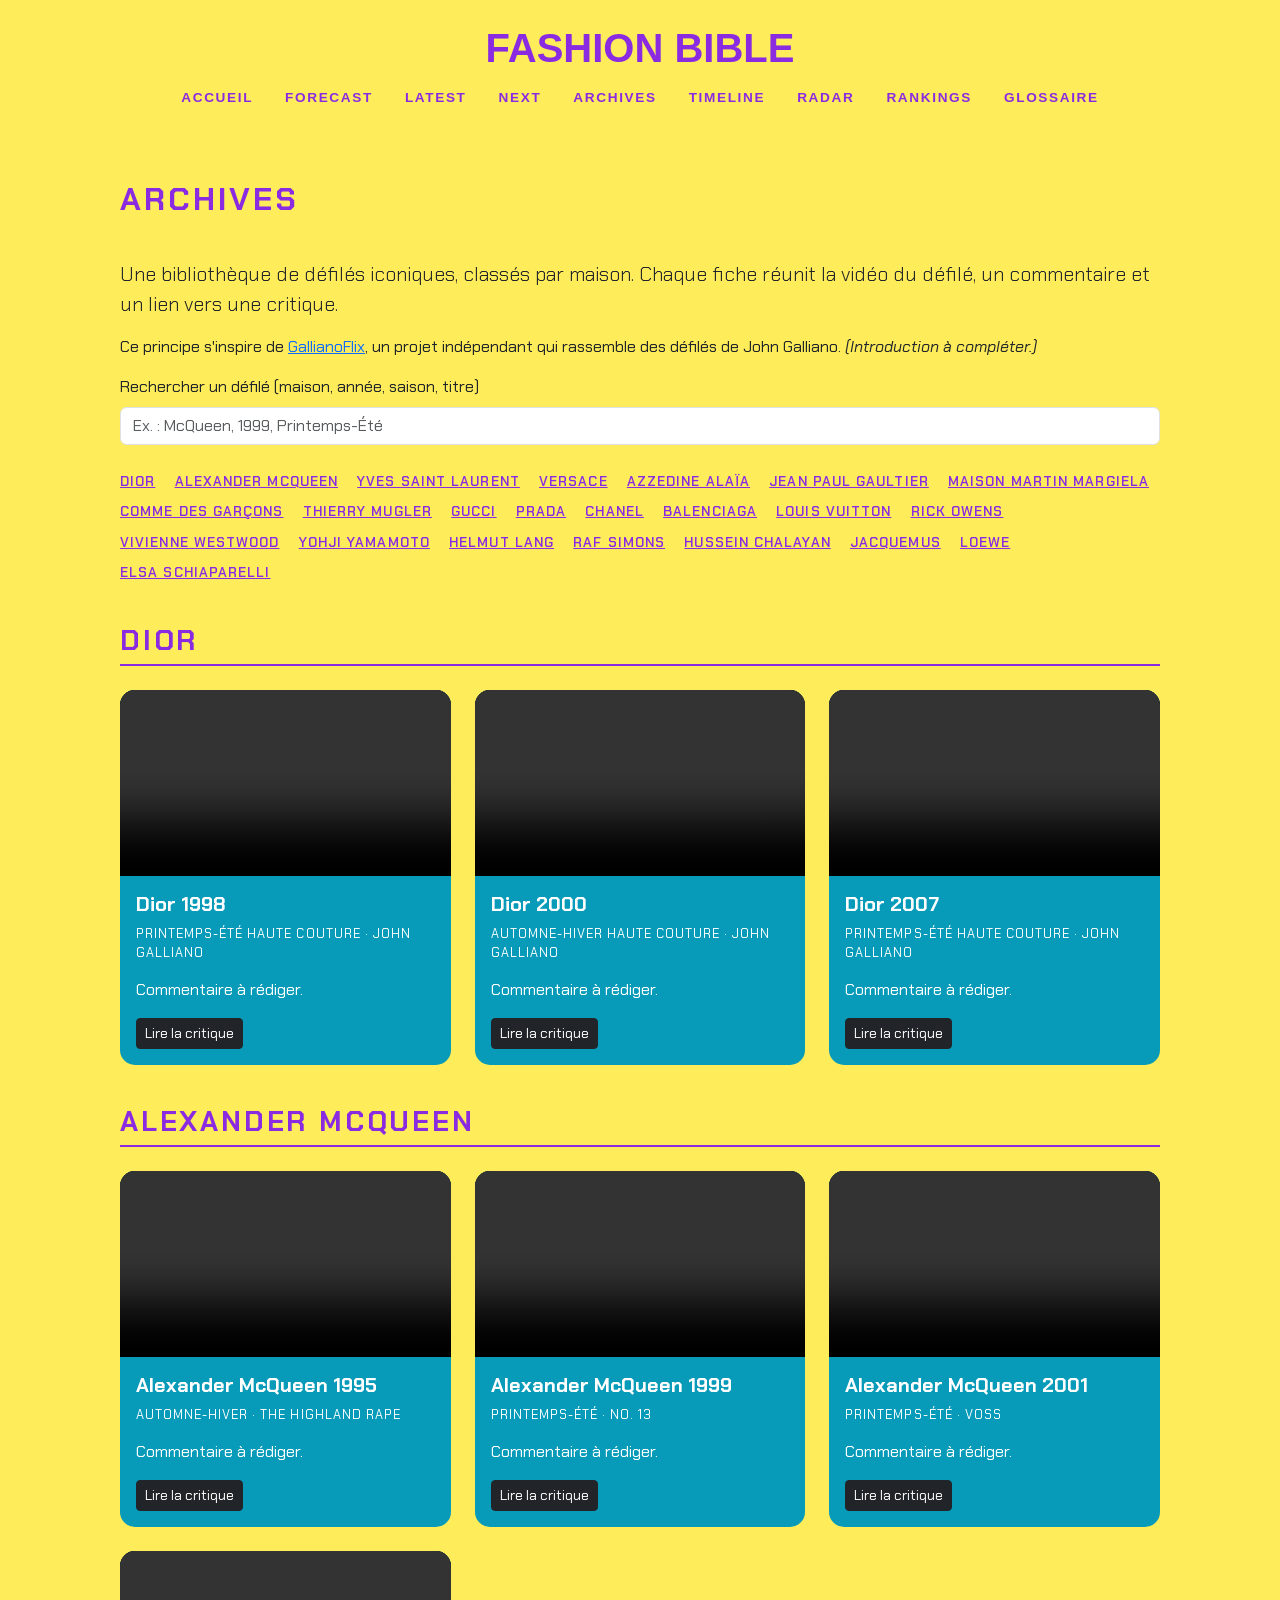
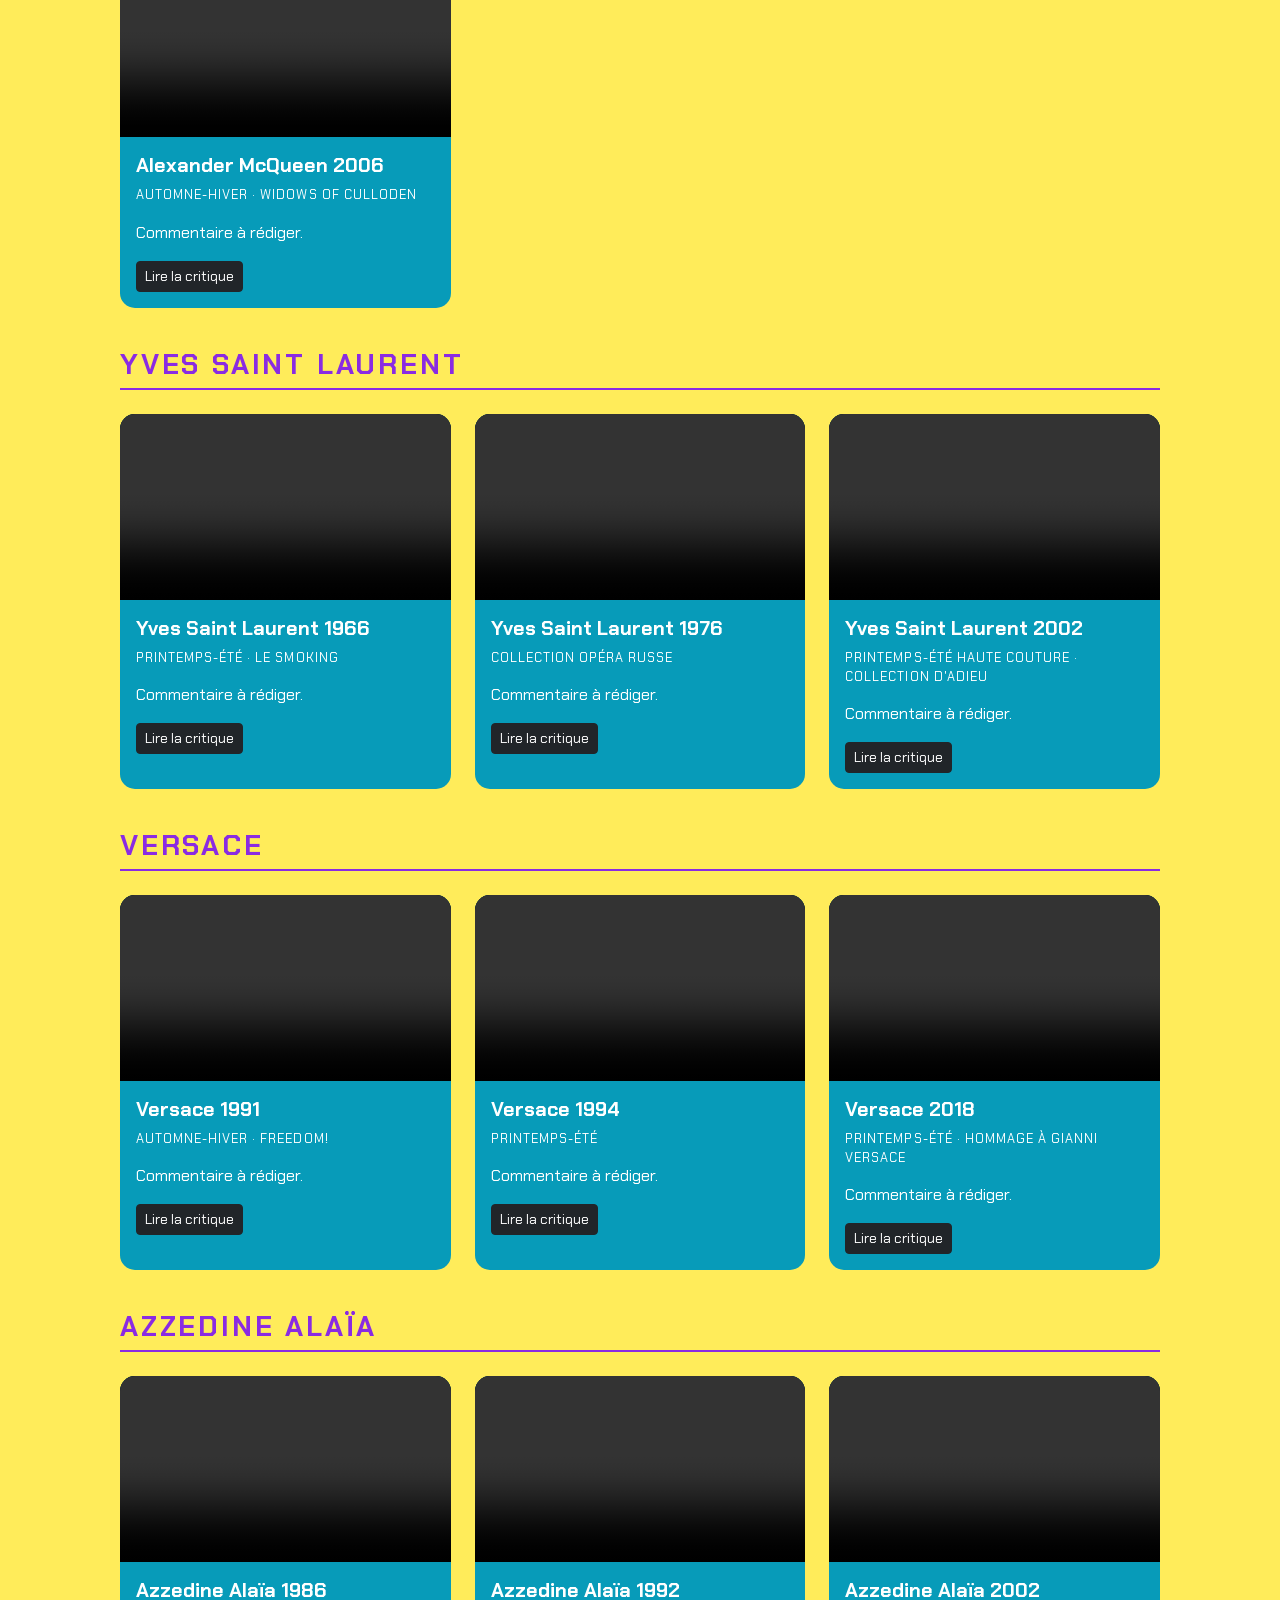
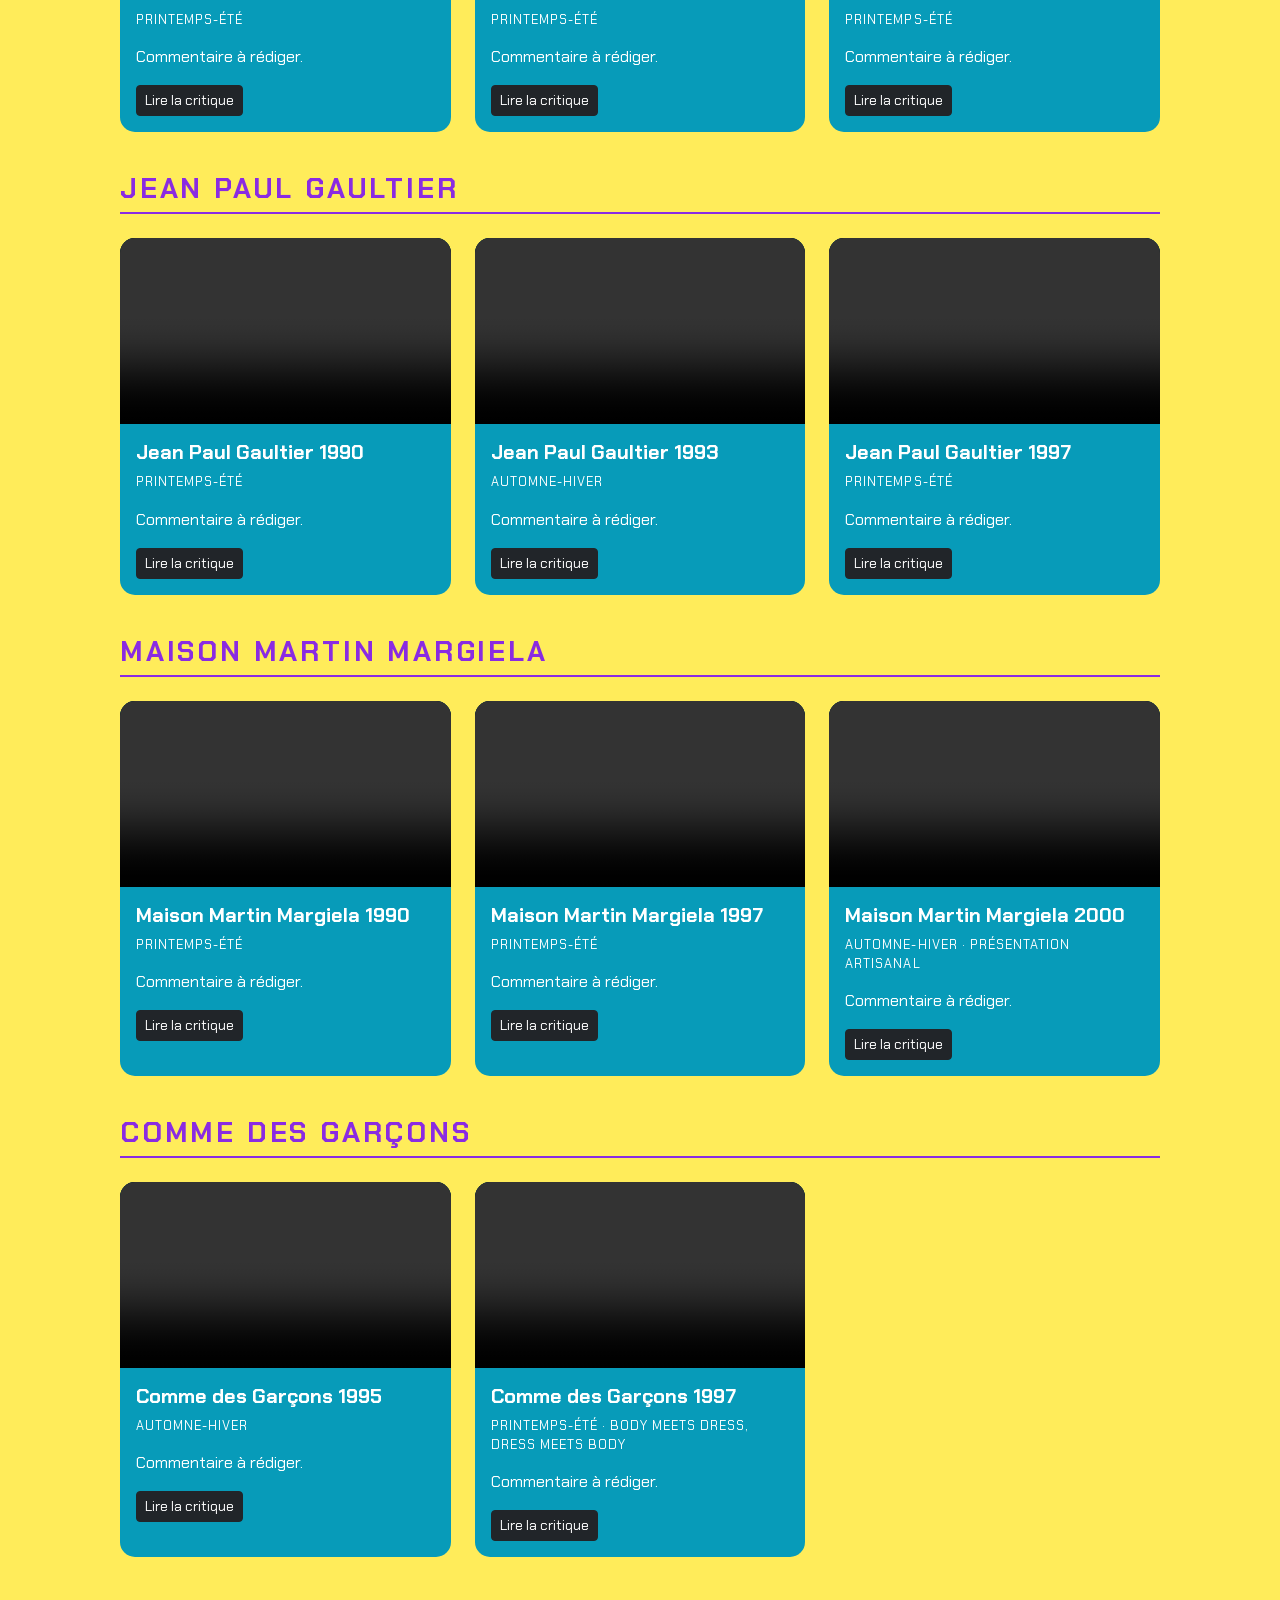
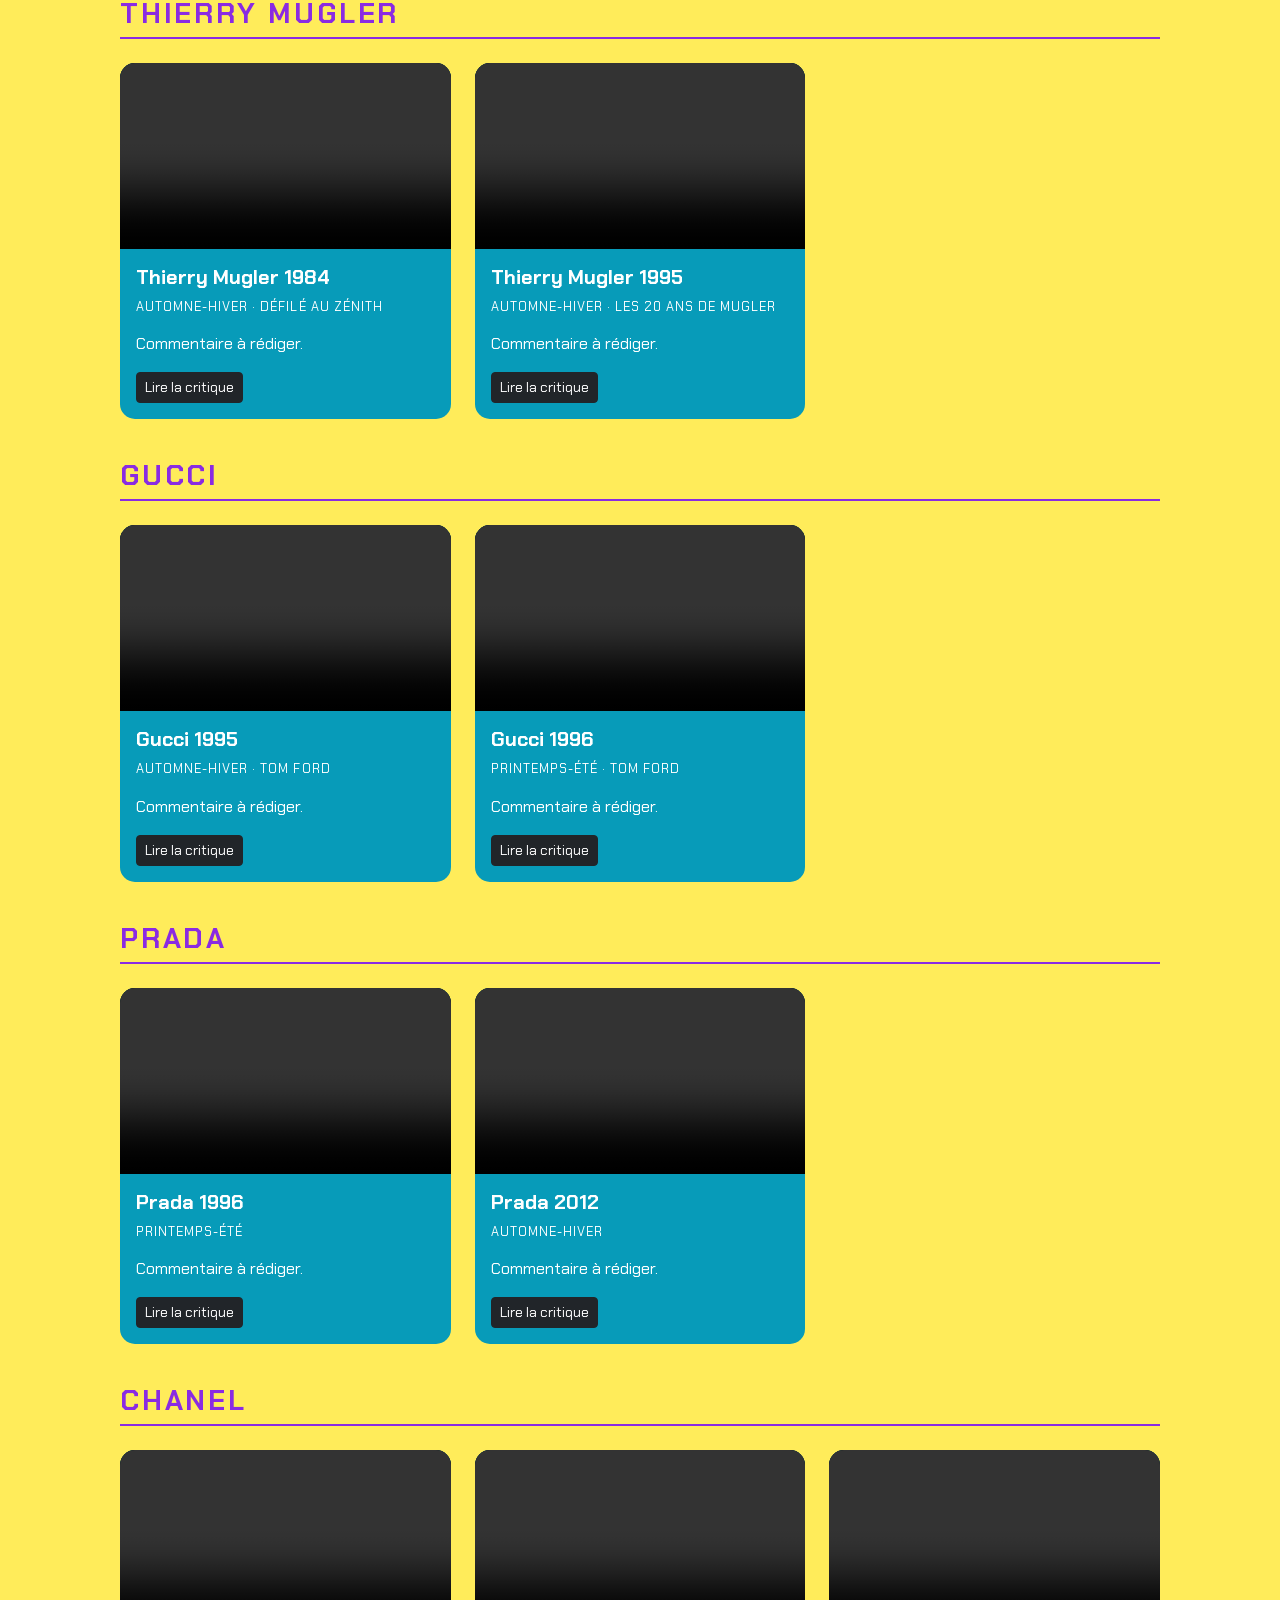
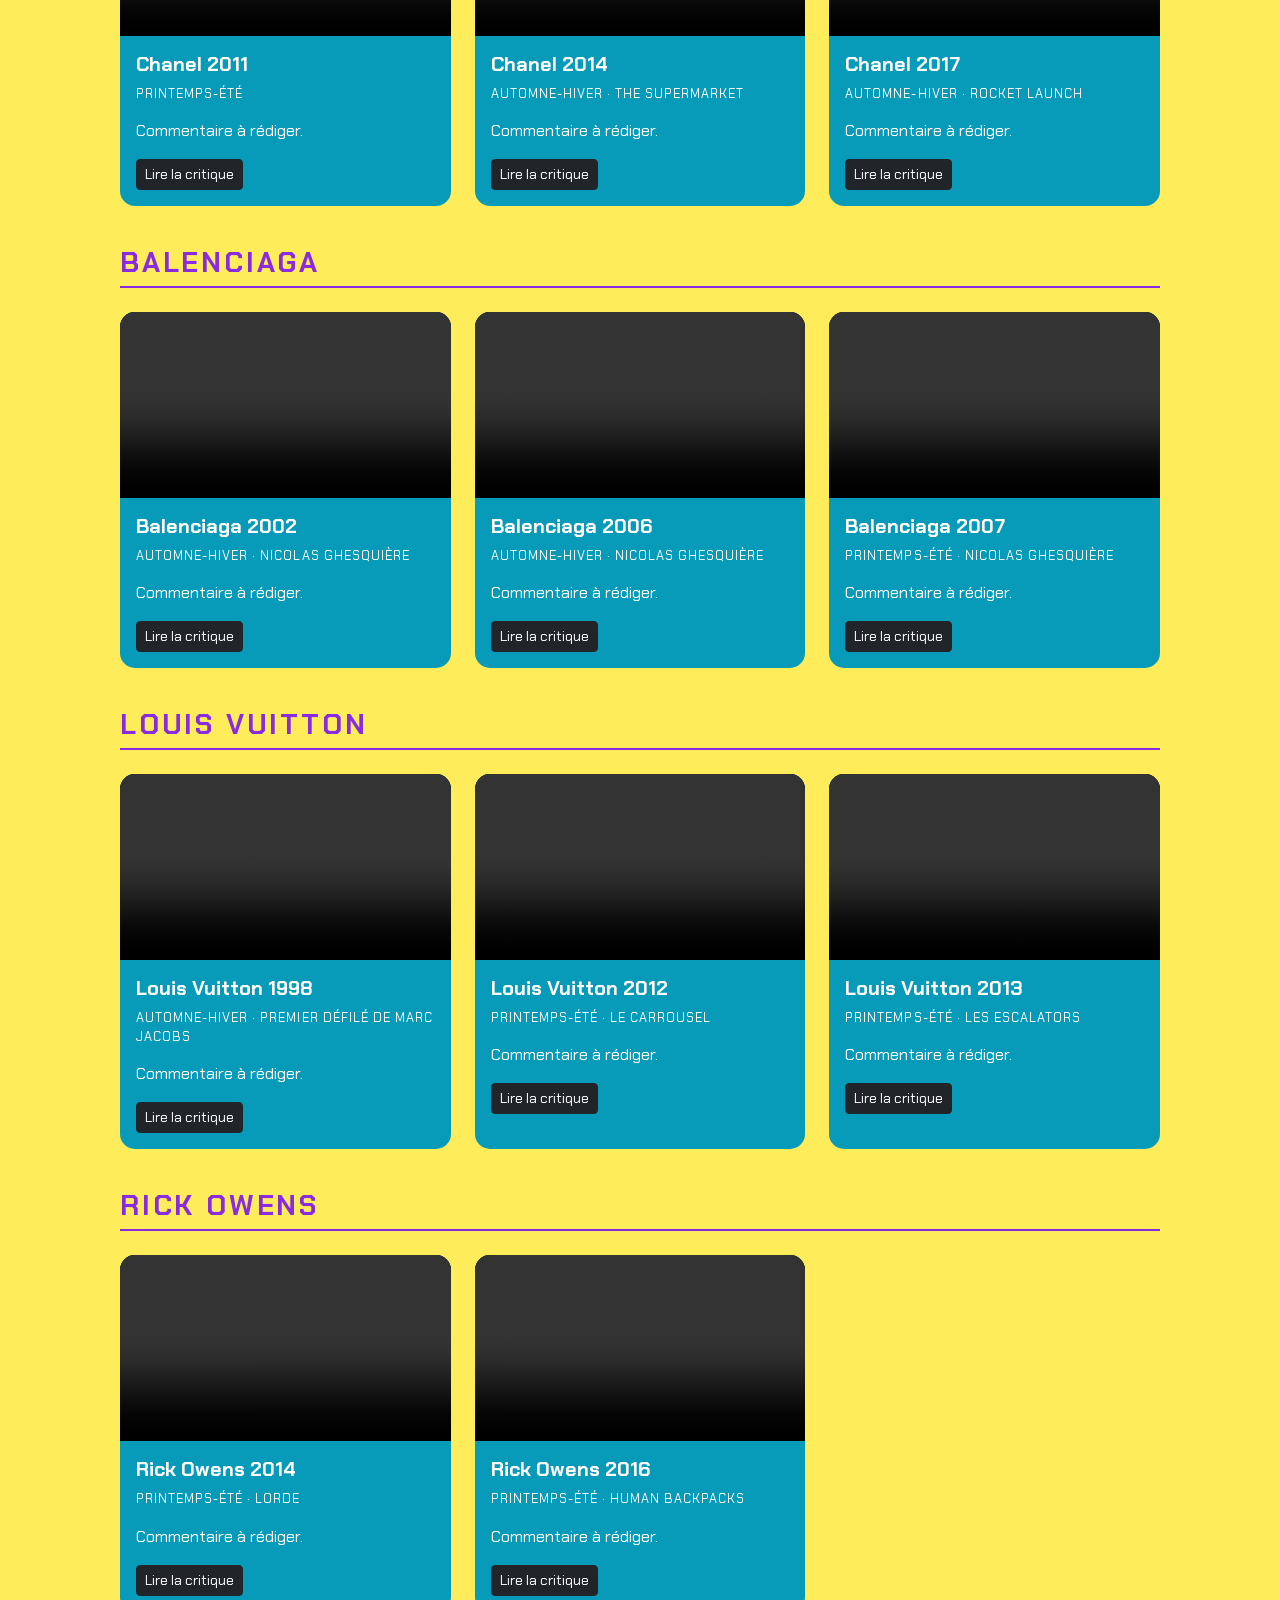
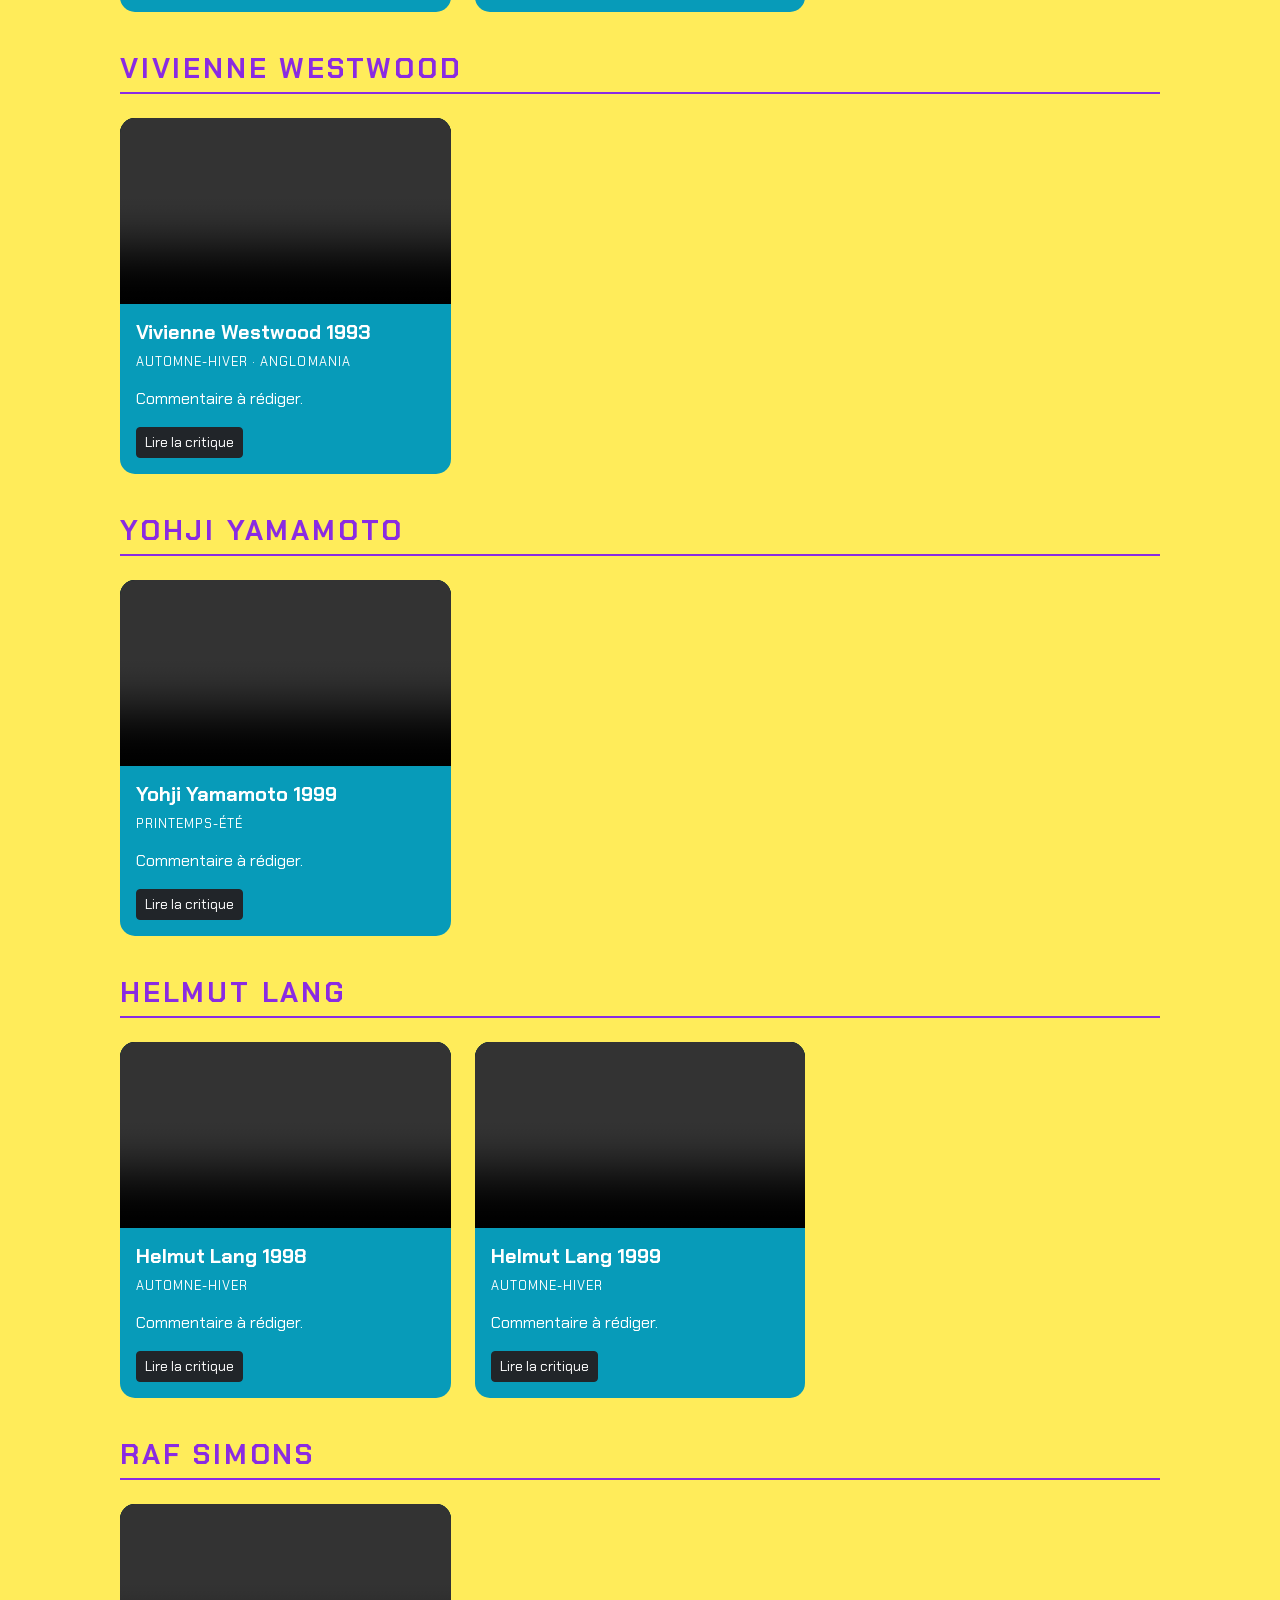
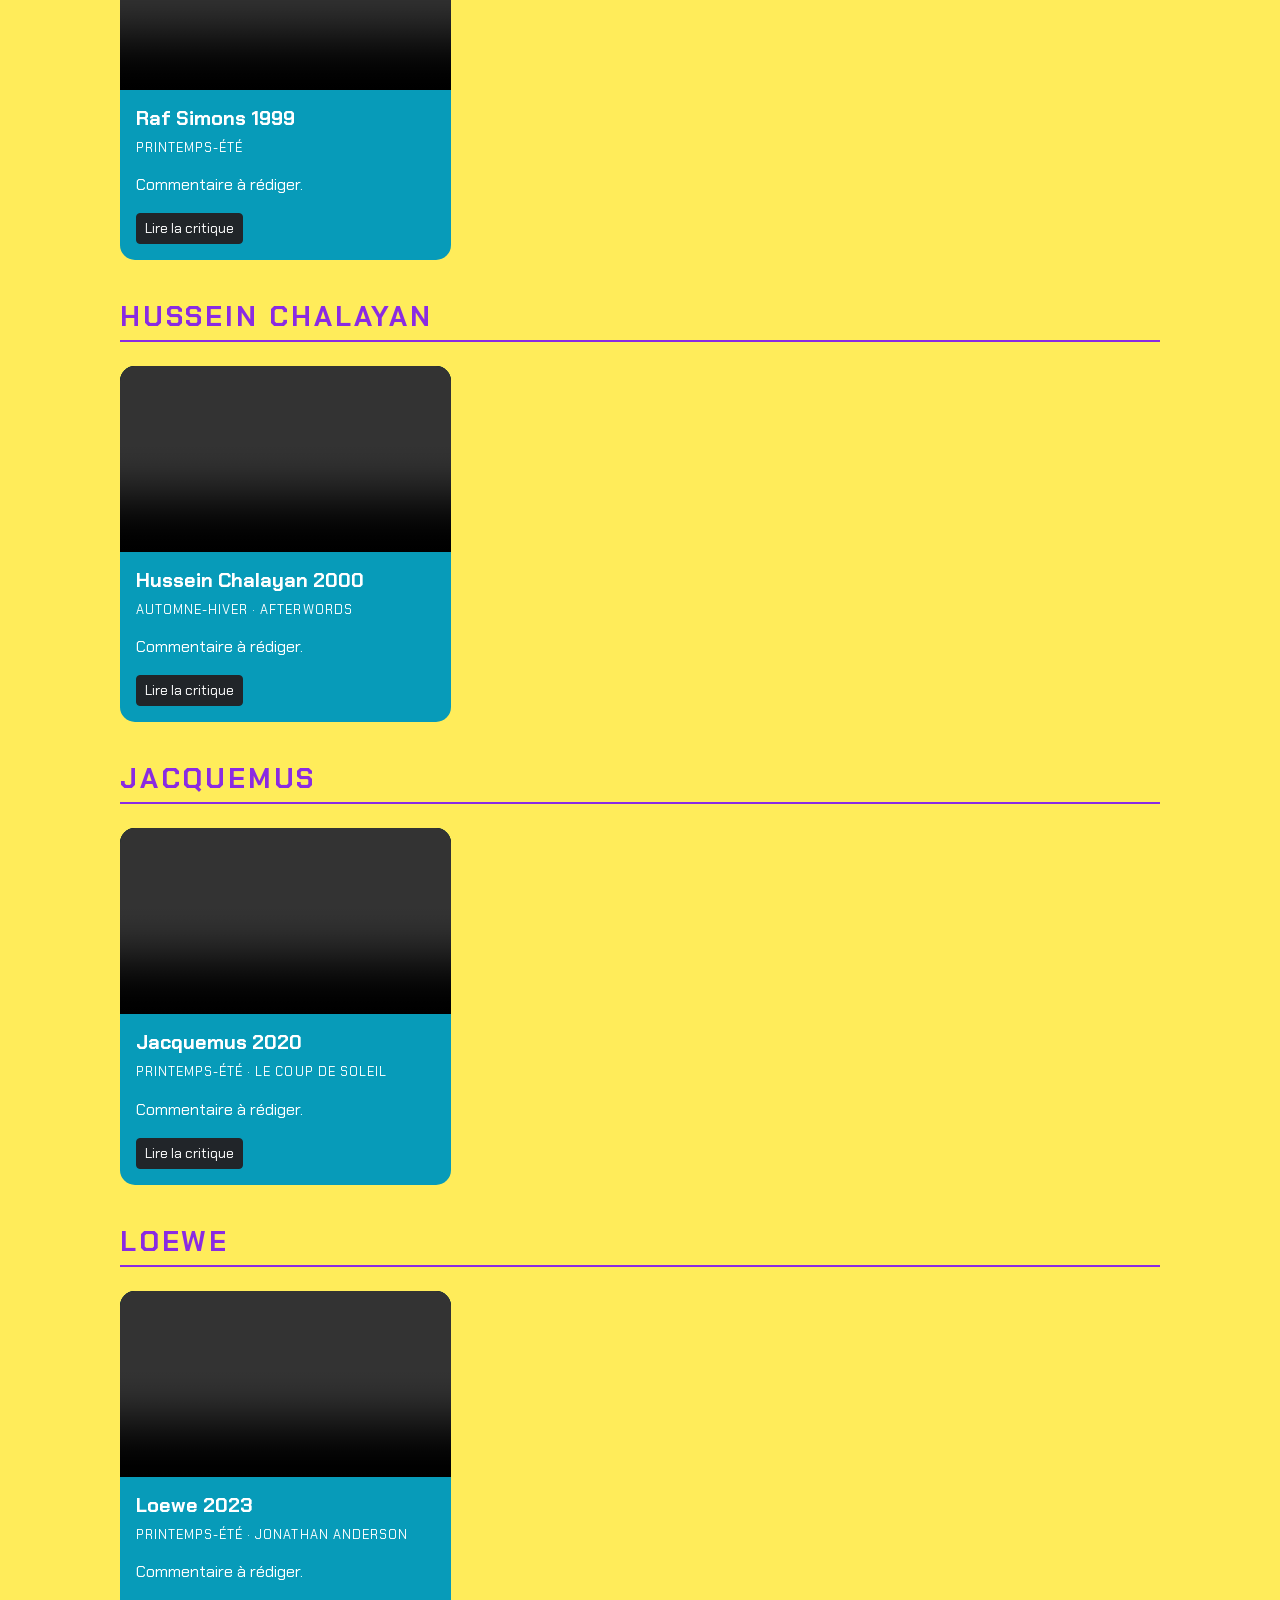
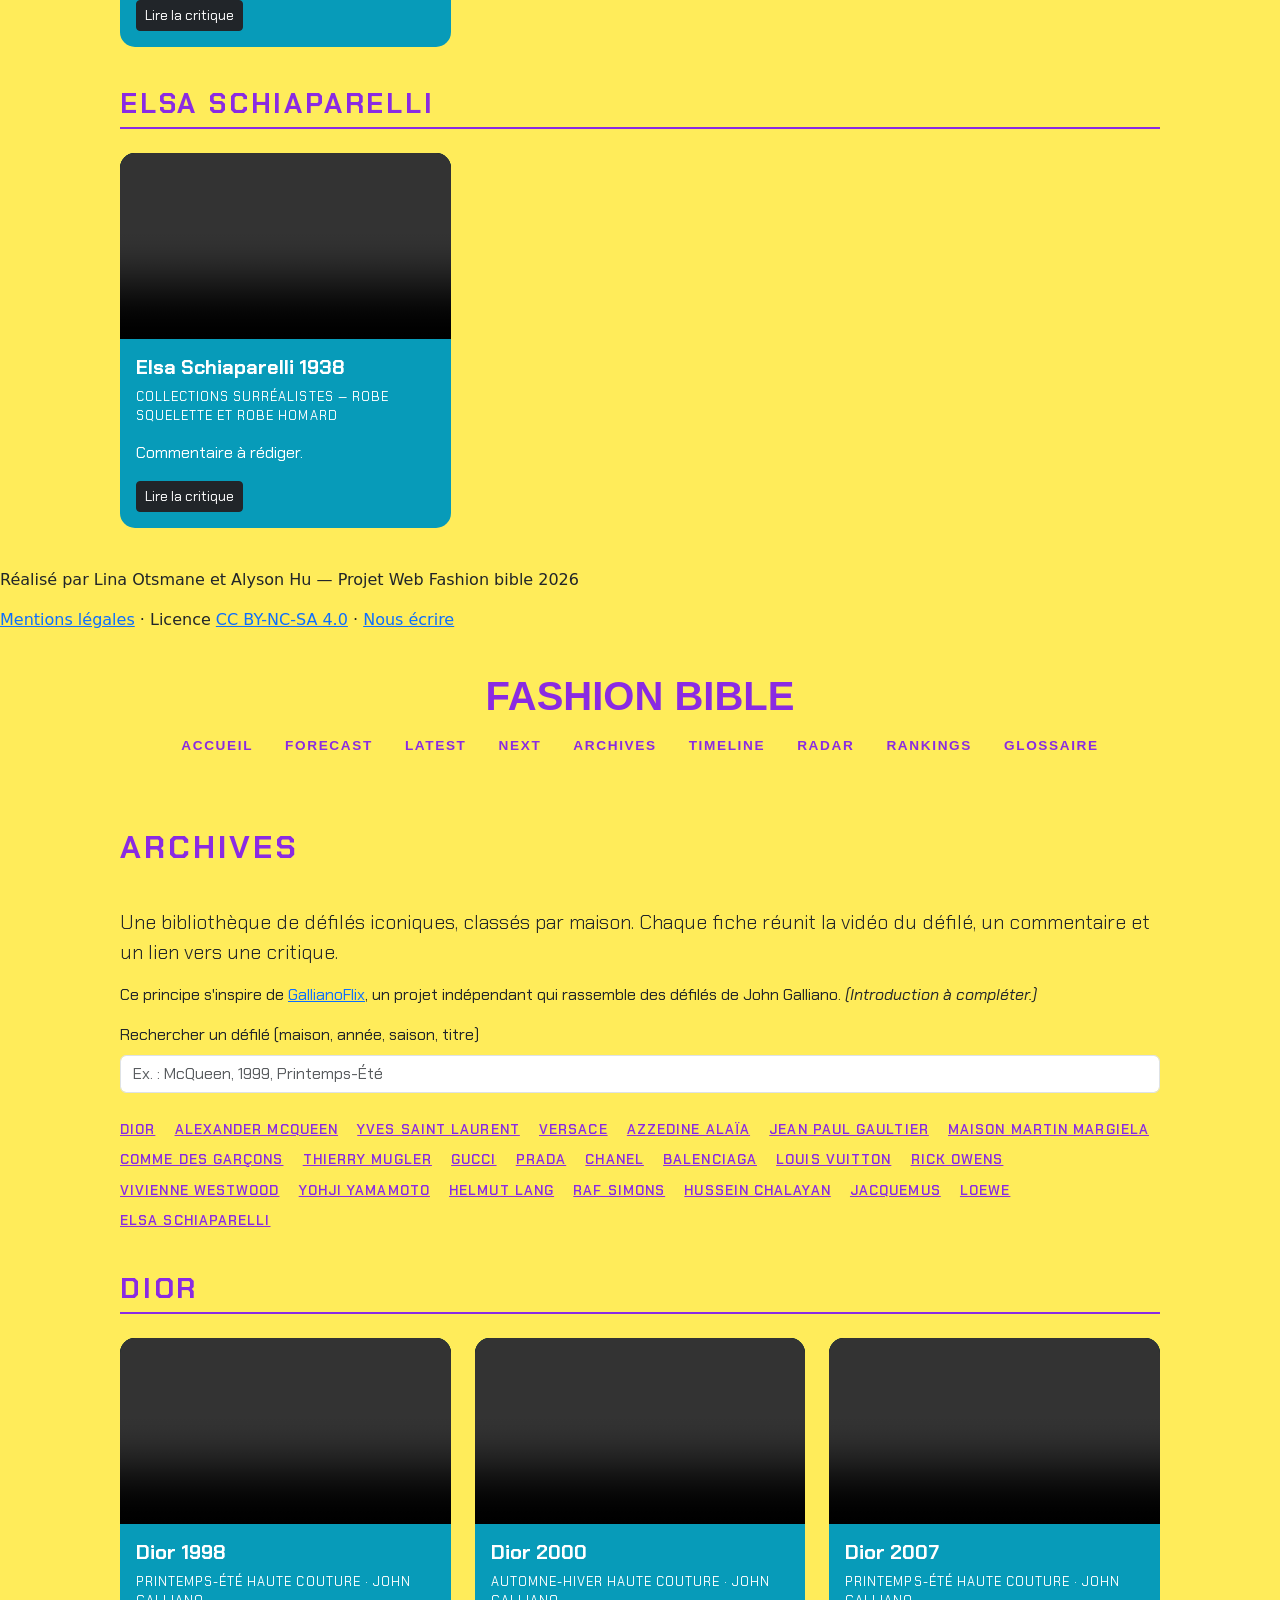
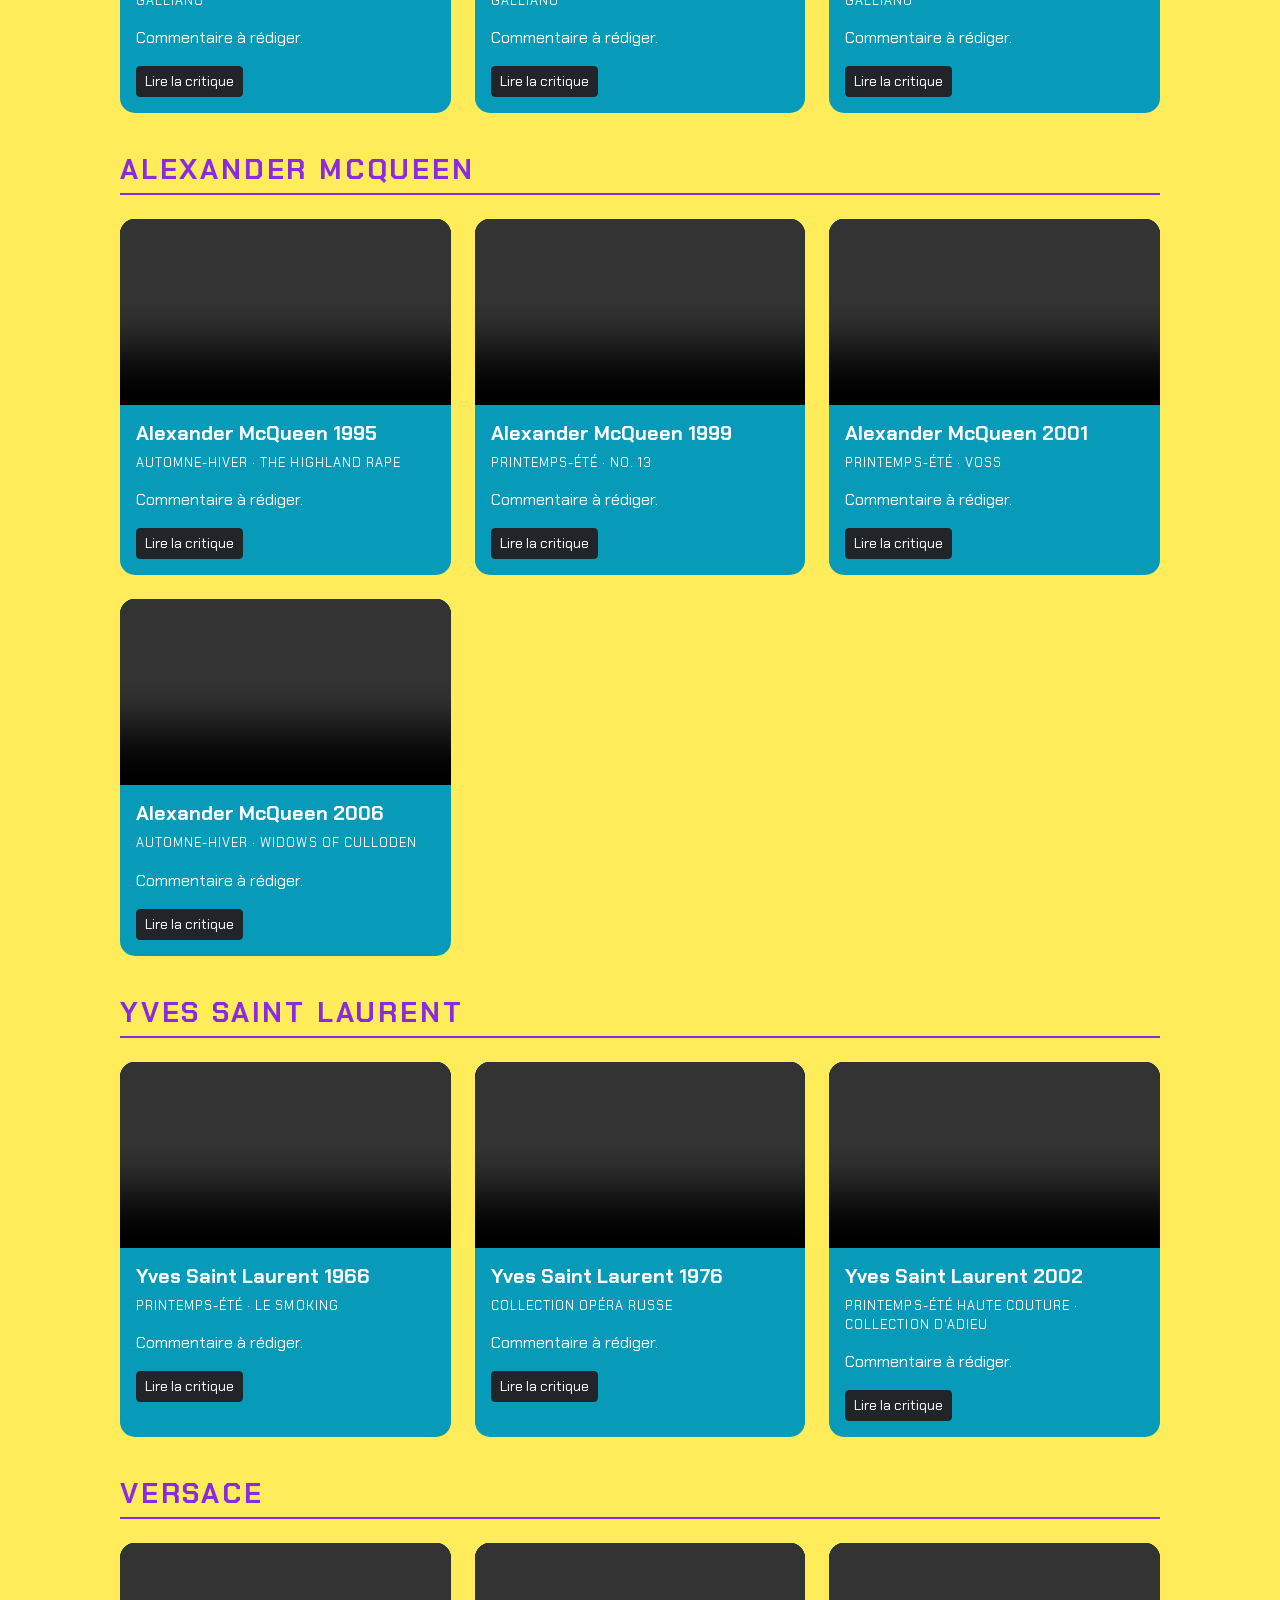
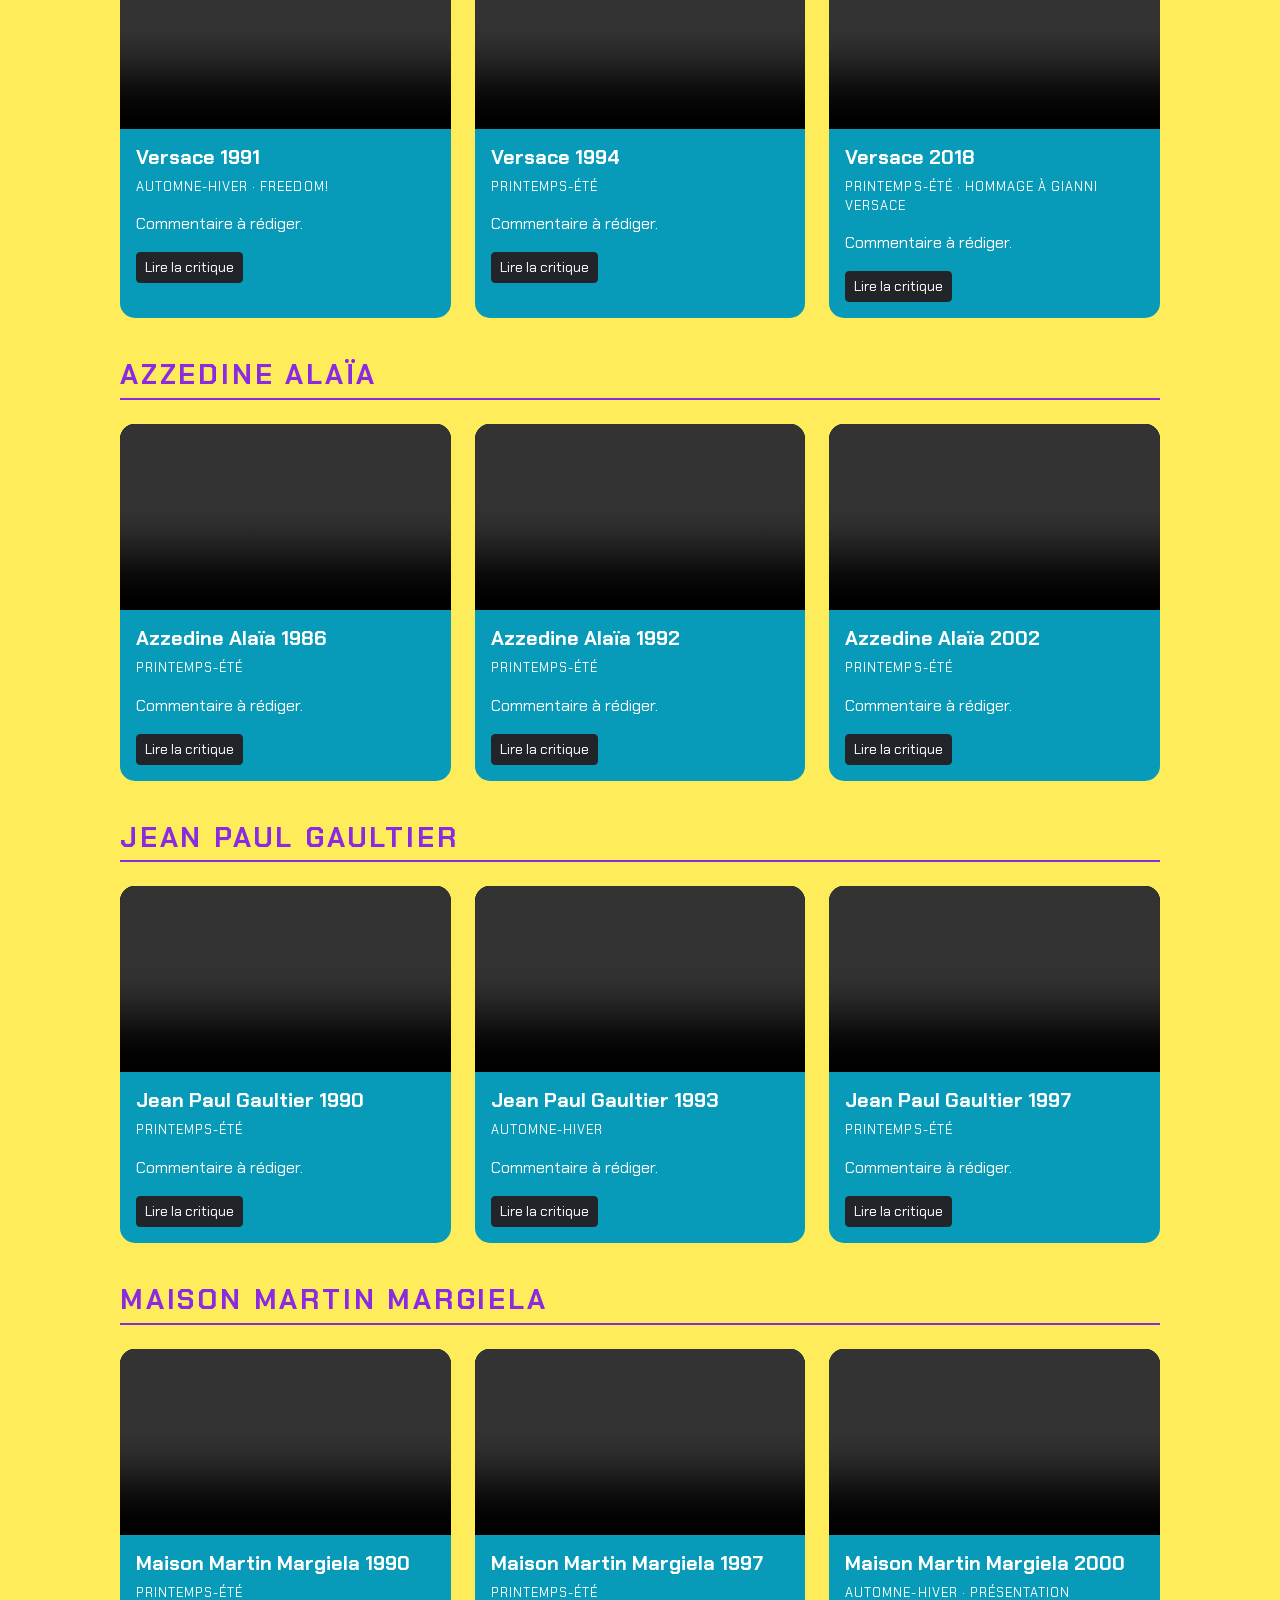
<file: archives.html>
<!DOCTYPE html>
<html lang="fr">
<head>
    <meta charset="UTF-8">
    <meta name="viewport" content="width=device-width, initial-scale=1.0">
    <title>Archives de défilés – fashionbible</title>
    <meta name="description" content="Archives vidéo des défilés les plus iconiques de l'histoire de la mode, classés par maison, avec commentaires et critiques.">
    <meta name="author" content="Lina Otsmane, Alyson Hu">
    <meta name="DC.title" content="Archives de défilés – fashionbible">
    <meta name="DC.language" content="fr">
    <meta property="og:title" content="Archives de défilés – fashionbible">
    <meta property="og:type" content="article">
    <link href="https://fonts.googleapis.com/css2?family=Chakra+Petch:wght@600;700&family=Cinzel:wght@700&family=Montserrat:wght@500;600&display=swap" rel="stylesheet">
    <link href="https://cdn.jsdelivr.net/npm/bootstrap@5.3.3/dist/css/bootstrap.min.css" rel="stylesheet">
    <link rel="stylesheet" href="index.css">
    <link rel="stylesheet" href="archives.css">
    <script src="archives.js" defer></script>
</head>
<body>
<a class="visually-hidden-focusable" href="#contenu">Aller au contenu</a>
<header class="py-4">
    <h1 class="text-center">FASHION BIBLE</h1>
    <nav aria-label="Sommaire"><ul class="nav justify-content-center"><li class="nav-item"><a class="nav-link" href="index.html">Accueil</a></li><li class="nav-item"><a class="nav-link" href="index.html#partie-2">Forecast</a></li><li class="nav-item"><a class="nav-link" href="index.html#partie-3">Latest</a></li><li class="nav-item"><a class="nav-link" href="index.html#partie-4">Next</a></li><li class="nav-item"><a class="nav-link" href="archive.html">Archives</a></li><li class="nav-item"><a class="nav-link" href="timeline.html">Timeline</a></li><li class="nav-item"><a class="nav-link" href="index.html#partie-7">Radar</a></li><li class="nav-item"><a class="nav-link" href="index.html#partie-8">Rankings</a></li><li class="nav-item"><a class="nav-link" href="index.html#glossaire">Glossaire</a></li></ul></nav>
</header>
<main id="contenu">
<article itemscope itemtype="https://schema.org/CollectionPage">
    <h2 class="titre-page" itemprop="name">ARCHIVES</h2>
    <section class="intro-archives">
        <p class="lead" itemprop="description">Une bibliothèque de défilés iconiques, classés par maison. Chaque fiche réunit la vidéo du défilé, un commentaire et un lien vers une critique.</p>
        <p>Ce principe s'inspire de <a href="https://www.nssmag.com/en/fashion/46844/there-is-a-streaming-service-dedicated-to-john-galliano-s-fashion-shows" target="_blank" rel="noopener">GallianoFlix</a>, un projet indépendant qui rassemble des défilés de John Galliano. <em>(Introduction à compléter.)</em></p>
        <label for="filtre" class="form-label">Rechercher un défilé (maison, année, saison, titre)</label>
        <input id="filtre" type="search" class="form-control" placeholder="Ex. : McQueen, 1999, Printemps-Été">
        <p id="aucun" role="status" hidden>Aucun défilé ne correspond à la recherche.</p>
        <nav aria-label="Sommaire des archives" class="sommaire-archives"><ul><li><a href="#dior">Dior</a></li><li><a href="#alexander-mcqueen">Alexander McQueen</a></li><li><a href="#yves-saint-laurent">Yves Saint Laurent</a></li><li><a href="#versace">Versace</a></li><li><a href="#azzedine-alaia">Azzedine Alaïa</a></li><li><a href="#jean-paul-gaultier">Jean Paul Gaultier</a></li><li><a href="#maison-martin-margiela">Maison Martin Margiela</a></li><li><a href="#comme-des-garcons">Comme des Garçons</a></li><li><a href="#thierry-mugler">Thierry Mugler</a></li><li><a href="#gucci">Gucci</a></li><li><a href="#prada">Prada</a></li><li><a href="#chanel">Chanel</a></li><li><a href="#balenciaga">Balenciaga</a></li><li><a href="#louis-vuitton">Louis Vuitton</a></li><li><a href="#rick-owens">Rick Owens</a></li><li><a href="#vivienne-westwood">Vivienne Westwood</a></li><li><a href="#yohji-yamamoto">Yohji Yamamoto</a></li><li><a href="#helmut-lang">Helmut Lang</a></li><li><a href="#raf-simons">Raf Simons</a></li><li><a href="#hussein-chalayan">Hussein Chalayan</a></li><li><a href="#jacquemus">Jacquemus</a></li><li><a href="#loewe">Loewe</a></li><li><a href="#elsa-schiaparelli">Elsa Schiaparelli</a></li></ul></nav>
    </section>

<section id="dior" class="maison">
<h3>Dior</h3>
<div class="row g-4">
<div class="col-md-6 col-lg-4 defile-col" data-recherche="dior 1998 printemps ete haute couture john galliano">
<article class="defile h-100" itemscope itemtype="https://schema.org/VideoObject">
<!-- VIDÉO : remplacez le nom du fichier ci-dessous (fichier à placer dans le dossier videos/) -->
<video class="w-100" controls preload="none" aria-label="Défilé Dior 1998, Printemps-Été Haute Couture, John Galliano"><source src="videos/dior-1998-pe.mp4" type="video/mp4">Votre navigateur ne lit pas la vidéo.</video>
<div class="corps">
<h4 class="h5" itemprop="name">Dior <time datetime="1998">1998</time></h4>
<p class="infos">Printemps-Été Haute Couture · John Galliano</p>
<!-- COMMENTAIRE : 3 à 5 phrases, informations vérifiées et sourcées -->
<p itemprop="description">Commentaire à rédiger.</p>
<!-- LIEN : remplacez # par l'adresse de la critique (Vogue, Business of Fashion, etc.) -->
<p class="mb-0"><a class="btn btn-dark btn-sm" href="#" target="_blank" rel="noopener">Lire la critique<span class="visually-hidden"> du défilé Dior 1998, Printemps-Été Haute Couture, John Galliano (nouvel onglet)</span></a></p>
</div>
</article>
</div>
<div class="col-md-6 col-lg-4 defile-col" data-recherche="dior 2000 automne hiver haute couture john galliano">
<article class="defile h-100" itemscope itemtype="https://schema.org/VideoObject">
<!-- VIDÉO : remplacez le nom du fichier ci-dessous (fichier à placer dans le dossier videos/) -->
<video class="w-100" controls preload="none" aria-label="Défilé Dior 2000, Automne-Hiver Haute Couture, John Galliano"><source src="videos/dior-2000-ah.mp4" type="video/mp4">Votre navigateur ne lit pas la vidéo.</video>
<div class="corps">
<h4 class="h5" itemprop="name">Dior <time datetime="2000">2000</time></h4>
<p class="infos">Automne-Hiver Haute Couture · John Galliano</p>
<!-- COMMENTAIRE : 3 à 5 phrases, informations vérifiées et sourcées -->
<p itemprop="description">Commentaire à rédiger.</p>
<!-- LIEN : remplacez # par l'adresse de la critique (Vogue, Business of Fashion, etc.) -->
<p class="mb-0"><a class="btn btn-dark btn-sm" href="#" target="_blank" rel="noopener">Lire la critique<span class="visually-hidden"> du défilé Dior 2000, Automne-Hiver Haute Couture, John Galliano (nouvel onglet)</span></a></p>
</div>
</article>
</div>
<div class="col-md-6 col-lg-4 defile-col" data-recherche="dior 2007 printemps ete haute couture john galliano">
<article class="defile h-100" itemscope itemtype="https://schema.org/VideoObject">
<!-- VIDÉO : remplacez le nom du fichier ci-dessous (fichier à placer dans le dossier videos/) -->
<video class="w-100" controls preload="none" aria-label="Défilé Dior 2007, Printemps-Été Haute Couture, John Galliano"><source src="videos/dior-2007-pe.mp4" type="video/mp4">Votre navigateur ne lit pas la vidéo.</video>
<div class="corps">
<h4 class="h5" itemprop="name">Dior <time datetime="2007">2007</time></h4>
<p class="infos">Printemps-Été Haute Couture · John Galliano</p>
<!-- COMMENTAIRE : 3 à 5 phrases, informations vérifiées et sourcées -->
<p itemprop="description">Commentaire à rédiger.</p>
<!-- LIEN : remplacez # par l'adresse de la critique (Vogue, Business of Fashion, etc.) -->
<p class="mb-0"><a class="btn btn-dark btn-sm" href="#" target="_blank" rel="noopener">Lire la critique<span class="visually-hidden"> du défilé Dior 2007, Printemps-Été Haute Couture, John Galliano (nouvel onglet)</span></a></p>
</div>
</article>
</div>
</div>
</section>

<section id="alexander-mcqueen" class="maison">
<h3>Alexander McQueen</h3>
<div class="row g-4">
<div class="col-md-6 col-lg-4 defile-col" data-recherche="alexander mcqueen 1995 automne hiver the highland rape">
<article class="defile h-100" itemscope itemtype="https://schema.org/VideoObject">
<!-- VIDÉO : remplacez le nom du fichier ci-dessous (fichier à placer dans le dossier videos/) -->
<video class="w-100" controls preload="none" aria-label="Défilé Alexander McQueen 1995, Automne-Hiver, The Highland Rape"><source src="videos/alexander-mcqueen-1995-ah.mp4" type="video/mp4">Votre navigateur ne lit pas la vidéo.</video>
<div class="corps">
<h4 class="h5" itemprop="name">Alexander McQueen <time datetime="1995">1995</time></h4>
<p class="infos">Automne-Hiver · The Highland Rape</p>
<!-- COMMENTAIRE : 3 à 5 phrases, informations vérifiées et sourcées -->
<p itemprop="description">Commentaire à rédiger.</p>
<!-- LIEN : remplacez # par l'adresse de la critique (Vogue, Business of Fashion, etc.) -->
<p class="mb-0"><a class="btn btn-dark btn-sm" href="#" target="_blank" rel="noopener">Lire la critique<span class="visually-hidden"> du défilé Alexander McQueen 1995, Automne-Hiver, The Highland Rape (nouvel onglet)</span></a></p>
</div>
</article>
</div>
<div class="col-md-6 col-lg-4 defile-col" data-recherche="alexander mcqueen 1999 printemps ete no 13">
<article class="defile h-100" itemscope itemtype="https://schema.org/VideoObject">
<!-- VIDÉO : remplacez le nom du fichier ci-dessous (fichier à placer dans le dossier videos/) -->
<video class="w-100" controls preload="none" aria-label="Défilé Alexander McQueen 1999, Printemps-Été, No. 13"><source src="videos/alexander-mcqueen-1999-pe.mp4" type="video/mp4">Votre navigateur ne lit pas la vidéo.</video>
<div class="corps">
<h4 class="h5" itemprop="name">Alexander McQueen <time datetime="1999">1999</time></h4>
<p class="infos">Printemps-Été · No. 13</p>
<!-- COMMENTAIRE : 3 à 5 phrases, informations vérifiées et sourcées -->
<p itemprop="description">Commentaire à rédiger.</p>
<!-- LIEN : remplacez # par l'adresse de la critique (Vogue, Business of Fashion, etc.) -->
<p class="mb-0"><a class="btn btn-dark btn-sm" href="#" target="_blank" rel="noopener">Lire la critique<span class="visually-hidden"> du défilé Alexander McQueen 1999, Printemps-Été, No. 13 (nouvel onglet)</span></a></p>
</div>
</article>
</div>
<div class="col-md-6 col-lg-4 defile-col" data-recherche="alexander mcqueen 2001 printemps ete voss">
<article class="defile h-100" itemscope itemtype="https://schema.org/VideoObject">
<!-- VIDÉO : remplacez le nom du fichier ci-dessous (fichier à placer dans le dossier videos/) -->
<video class="w-100" controls preload="none" aria-label="Défilé Alexander McQueen 2001, Printemps-Été, Voss"><source src="videos/alexander-mcqueen-2001-pe.mp4" type="video/mp4">Votre navigateur ne lit pas la vidéo.</video>
<div class="corps">
<h4 class="h5" itemprop="name">Alexander McQueen <time datetime="2001">2001</time></h4>
<p class="infos">Printemps-Été · Voss</p>
<!-- COMMENTAIRE : 3 à 5 phrases, informations vérifiées et sourcées -->
<p itemprop="description">Commentaire à rédiger.</p>
<!-- LIEN : remplacez # par l'adresse de la critique (Vogue, Business of Fashion, etc.) -->
<p class="mb-0"><a class="btn btn-dark btn-sm" href="#" target="_blank" rel="noopener">Lire la critique<span class="visually-hidden"> du défilé Alexander McQueen 2001, Printemps-Été, Voss (nouvel onglet)</span></a></p>
</div>
</article>
</div>
<div class="col-md-6 col-lg-4 defile-col" data-recherche="alexander mcqueen 2006 automne hiver widows of culloden">
<article class="defile h-100" itemscope itemtype="https://schema.org/VideoObject">
<!-- VIDÉO : remplacez le nom du fichier ci-dessous (fichier à placer dans le dossier videos/) -->
<video class="w-100" controls preload="none" aria-label="Défilé Alexander McQueen 2006, Automne-Hiver, Widows of Culloden"><source src="videos/alexander-mcqueen-2006-ah.mp4" type="video/mp4">Votre navigateur ne lit pas la vidéo.</video>
<div class="corps">
<h4 class="h5" itemprop="name">Alexander McQueen <time datetime="2006">2006</time></h4>
<p class="infos">Automne-Hiver · Widows of Culloden</p>
<!-- COMMENTAIRE : 3 à 5 phrases, informations vérifiées et sourcées -->
<p itemprop="description">Commentaire à rédiger.</p>
<!-- LIEN : remplacez # par l'adresse de la critique (Vogue, Business of Fashion, etc.) -->
<p class="mb-0"><a class="btn btn-dark btn-sm" href="#" target="_blank" rel="noopener">Lire la critique<span class="visually-hidden"> du défilé Alexander McQueen 2006, Automne-Hiver, Widows of Culloden (nouvel onglet)</span></a></p>
</div>
</article>
</div>
</div>
</section>

<section id="yves-saint-laurent" class="maison">
<h3>Yves Saint Laurent</h3>
<div class="row g-4">
<div class="col-md-6 col-lg-4 defile-col" data-recherche="yves saint laurent 1966 printemps ete le smoking">
<article class="defile h-100" itemscope itemtype="https://schema.org/VideoObject">
<!-- VIDÉO : remplacez le nom du fichier ci-dessous (fichier à placer dans le dossier videos/) -->
<video class="w-100" controls preload="none" aria-label="Défilé Yves Saint Laurent 1966, Printemps-Été, Le Smoking"><source src="videos/yves-saint-laurent-1966-pe.mp4" type="video/mp4">Votre navigateur ne lit pas la vidéo.</video>
<div class="corps">
<h4 class="h5" itemprop="name">Yves Saint Laurent <time datetime="1966">1966</time></h4>
<p class="infos">Printemps-Été · Le Smoking</p>
<!-- COMMENTAIRE : 3 à 5 phrases, informations vérifiées et sourcées -->
<p itemprop="description">Commentaire à rédiger.</p>
<!-- LIEN : remplacez # par l'adresse de la critique (Vogue, Business of Fashion, etc.) -->
<p class="mb-0"><a class="btn btn-dark btn-sm" href="#" target="_blank" rel="noopener">Lire la critique<span class="visually-hidden"> du défilé Yves Saint Laurent 1966, Printemps-Été, Le Smoking (nouvel onglet)</span></a></p>
</div>
</article>
</div>
<div class="col-md-6 col-lg-4 defile-col" data-recherche="yves saint laurent 1976 collection opera russe">
<article class="defile h-100" itemscope itemtype="https://schema.org/VideoObject">
<!-- VIDÉO : remplacez le nom du fichier ci-dessous (fichier à placer dans le dossier videos/) -->
<video class="w-100" controls preload="none" aria-label="Défilé Yves Saint Laurent 1976, Collection Opéra russe"><source src="videos/yves-saint-laurent-1976-col.mp4" type="video/mp4">Votre navigateur ne lit pas la vidéo.</video>
<div class="corps">
<h4 class="h5" itemprop="name">Yves Saint Laurent <time datetime="1976">1976</time></h4>
<p class="infos">Collection Opéra russe</p>
<!-- COMMENTAIRE : 3 à 5 phrases, informations vérifiées et sourcées -->
<p itemprop="description">Commentaire à rédiger.</p>
<!-- LIEN : remplacez # par l'adresse de la critique (Vogue, Business of Fashion, etc.) -->
<p class="mb-0"><a class="btn btn-dark btn-sm" href="#" target="_blank" rel="noopener">Lire la critique<span class="visually-hidden"> du défilé Yves Saint Laurent 1976, Collection Opéra russe (nouvel onglet)</span></a></p>
</div>
</article>
</div>
<div class="col-md-6 col-lg-4 defile-col" data-recherche="yves saint laurent 2002 printemps ete haute couture collection d adieu">
<article class="defile h-100" itemscope itemtype="https://schema.org/VideoObject">
<!-- VIDÉO : remplacez le nom du fichier ci-dessous (fichier à placer dans le dossier videos/) -->
<video class="w-100" controls preload="none" aria-label="Défilé Yves Saint Laurent 2002, Printemps-Été Haute Couture, Collection d'adieu"><source src="videos/yves-saint-laurent-2002-pe.mp4" type="video/mp4">Votre navigateur ne lit pas la vidéo.</video>
<div class="corps">
<h4 class="h5" itemprop="name">Yves Saint Laurent <time datetime="2002">2002</time></h4>
<p class="infos">Printemps-Été Haute Couture · Collection d'adieu</p>
<!-- COMMENTAIRE : 3 à 5 phrases, informations vérifiées et sourcées -->
<p itemprop="description">Commentaire à rédiger.</p>
<!-- LIEN : remplacez # par l'adresse de la critique (Vogue, Business of Fashion, etc.) -->
<p class="mb-0"><a class="btn btn-dark btn-sm" href="#" target="_blank" rel="noopener">Lire la critique<span class="visually-hidden"> du défilé Yves Saint Laurent 2002, Printemps-Été Haute Couture, Collection d'adieu (nouvel onglet)</span></a></p>
</div>
</article>
</div>
</div>
</section>

<section id="versace" class="maison">
<h3>Versace</h3>
<div class="row g-4">
<div class="col-md-6 col-lg-4 defile-col" data-recherche="versace 1991 automne hiver freedom">
<article class="defile h-100" itemscope itemtype="https://schema.org/VideoObject">
<!-- VIDÉO : remplacez le nom du fichier ci-dessous (fichier à placer dans le dossier videos/) -->
<video class="w-100" controls preload="none" aria-label="Défilé Versace 1991, Automne-Hiver, Freedom!"><source src="videos/versace-1991-ah.mp4" type="video/mp4">Votre navigateur ne lit pas la vidéo.</video>
<div class="corps">
<h4 class="h5" itemprop="name">Versace <time datetime="1991">1991</time></h4>
<p class="infos">Automne-Hiver · Freedom!</p>
<!-- COMMENTAIRE : 3 à 5 phrases, informations vérifiées et sourcées -->
<p itemprop="description">Commentaire à rédiger.</p>
<!-- LIEN : remplacez # par l'adresse de la critique (Vogue, Business of Fashion, etc.) -->
<p class="mb-0"><a class="btn btn-dark btn-sm" href="#" target="_blank" rel="noopener">Lire la critique<span class="visually-hidden"> du défilé Versace 1991, Automne-Hiver, Freedom! (nouvel onglet)</span></a></p>
</div>
</article>
</div>
<div class="col-md-6 col-lg-4 defile-col" data-recherche="versace 1994 printemps ete">
<article class="defile h-100" itemscope itemtype="https://schema.org/VideoObject">
<!-- VIDÉO : remplacez le nom du fichier ci-dessous (fichier à placer dans le dossier videos/) -->
<video class="w-100" controls preload="none" aria-label="Défilé Versace 1994, Printemps-Été"><source src="videos/versace-1994-pe.mp4" type="video/mp4">Votre navigateur ne lit pas la vidéo.</video>
<div class="corps">
<h4 class="h5" itemprop="name">Versace <time datetime="1994">1994</time></h4>
<p class="infos">Printemps-Été</p>
<!-- COMMENTAIRE : 3 à 5 phrases, informations vérifiées et sourcées -->
<p itemprop="description">Commentaire à rédiger.</p>
<!-- LIEN : remplacez # par l'adresse de la critique (Vogue, Business of Fashion, etc.) -->
<p class="mb-0"><a class="btn btn-dark btn-sm" href="#" target="_blank" rel="noopener">Lire la critique<span class="visually-hidden"> du défilé Versace 1994, Printemps-Été (nouvel onglet)</span></a></p>
</div>
</article>
</div>
<div class="col-md-6 col-lg-4 defile-col" data-recherche="versace 2018 printemps ete hommage a gianni versace">
<article class="defile h-100" itemscope itemtype="https://schema.org/VideoObject">
<!-- VIDÉO : remplacez le nom du fichier ci-dessous (fichier à placer dans le dossier videos/) -->
<video class="w-100" controls preload="none" aria-label="Défilé Versace 2018, Printemps-Été, Hommage à Gianni Versace"><source src="videos/versace-2018-pe.mp4" type="video/mp4">Votre navigateur ne lit pas la vidéo.</video>
<div class="corps">
<h4 class="h5" itemprop="name">Versace <time datetime="2018">2018</time></h4>
<p class="infos">Printemps-Été · Hommage à Gianni Versace</p>
<!-- COMMENTAIRE : 3 à 5 phrases, informations vérifiées et sourcées -->
<p itemprop="description">Commentaire à rédiger.</p>
<!-- LIEN : remplacez # par l'adresse de la critique (Vogue, Business of Fashion, etc.) -->
<p class="mb-0"><a class="btn btn-dark btn-sm" href="#" target="_blank" rel="noopener">Lire la critique<span class="visually-hidden"> du défilé Versace 2018, Printemps-Été, Hommage à Gianni Versace (nouvel onglet)</span></a></p>
</div>
</article>
</div>
</div>
</section>

<section id="azzedine-alaia" class="maison">
<h3>Azzedine Alaïa</h3>
<div class="row g-4">
<div class="col-md-6 col-lg-4 defile-col" data-recherche="azzedine alaia 1986 printemps ete">
<article class="defile h-100" itemscope itemtype="https://schema.org/VideoObject">
<!-- VIDÉO : remplacez le nom du fichier ci-dessous (fichier à placer dans le dossier videos/) -->
<video class="w-100" controls preload="none" aria-label="Défilé Azzedine Alaïa 1986, Printemps-Été"><source src="videos/azzedine-alaia-1986-pe.mp4" type="video/mp4">Votre navigateur ne lit pas la vidéo.</video>
<div class="corps">
<h4 class="h5" itemprop="name">Azzedine Alaïa <time datetime="1986">1986</time></h4>
<p class="infos">Printemps-Été</p>
<!-- COMMENTAIRE : 3 à 5 phrases, informations vérifiées et sourcées -->
<p itemprop="description">Commentaire à rédiger.</p>
<!-- LIEN : remplacez # par l'adresse de la critique (Vogue, Business of Fashion, etc.) -->
<p class="mb-0"><a class="btn btn-dark btn-sm" href="#" target="_blank" rel="noopener">Lire la critique<span class="visually-hidden"> du défilé Azzedine Alaïa 1986, Printemps-Été (nouvel onglet)</span></a></p>
</div>
</article>
</div>
<div class="col-md-6 col-lg-4 defile-col" data-recherche="azzedine alaia 1992 printemps ete">
<article class="defile h-100" itemscope itemtype="https://schema.org/VideoObject">
<!-- VIDÉO : remplacez le nom du fichier ci-dessous (fichier à placer dans le dossier videos/) -->
<video class="w-100" controls preload="none" aria-label="Défilé Azzedine Alaïa 1992, Printemps-Été"><source src="videos/azzedine-alaia-1992-pe.mp4" type="video/mp4">Votre navigateur ne lit pas la vidéo.</video>
<div class="corps">
<h4 class="h5" itemprop="name">Azzedine Alaïa <time datetime="1992">1992</time></h4>
<p class="infos">Printemps-Été</p>
<!-- COMMENTAIRE : 3 à 5 phrases, informations vérifiées et sourcées -->
<p itemprop="description">Commentaire à rédiger.</p>
<!-- LIEN : remplacez # par l'adresse de la critique (Vogue, Business of Fashion, etc.) -->
<p class="mb-0"><a class="btn btn-dark btn-sm" href="#" target="_blank" rel="noopener">Lire la critique<span class="visually-hidden"> du défilé Azzedine Alaïa 1992, Printemps-Été (nouvel onglet)</span></a></p>
</div>
</article>
</div>
<div class="col-md-6 col-lg-4 defile-col" data-recherche="azzedine alaia 2002 printemps ete">
<article class="defile h-100" itemscope itemtype="https://schema.org/VideoObject">
<!-- VIDÉO : remplacez le nom du fichier ci-dessous (fichier à placer dans le dossier videos/) -->
<video class="w-100" controls preload="none" aria-label="Défilé Azzedine Alaïa 2002, Printemps-Été"><source src="videos/azzedine-alaia-2002-pe.mp4" type="video/mp4">Votre navigateur ne lit pas la vidéo.</video>
<div class="corps">
<h4 class="h5" itemprop="name">Azzedine Alaïa <time datetime="2002">2002</time></h4>
<p class="infos">Printemps-Été</p>
<!-- COMMENTAIRE : 3 à 5 phrases, informations vérifiées et sourcées -->
<p itemprop="description">Commentaire à rédiger.</p>
<!-- LIEN : remplacez # par l'adresse de la critique (Vogue, Business of Fashion, etc.) -->
<p class="mb-0"><a class="btn btn-dark btn-sm" href="#" target="_blank" rel="noopener">Lire la critique<span class="visually-hidden"> du défilé Azzedine Alaïa 2002, Printemps-Été (nouvel onglet)</span></a></p>
</div>
</article>
</div>
</div>
</section>

<section id="jean-paul-gaultier" class="maison">
<h3>Jean Paul Gaultier</h3>
<div class="row g-4">
<div class="col-md-6 col-lg-4 defile-col" data-recherche="jean paul gaultier 1990 printemps ete">
<article class="defile h-100" itemscope itemtype="https://schema.org/VideoObject">
<!-- VIDÉO : remplacez le nom du fichier ci-dessous (fichier à placer dans le dossier videos/) -->
<video class="w-100" controls preload="none" aria-label="Défilé Jean Paul Gaultier 1990, Printemps-Été"><source src="videos/jean-paul-gaultier-1990-pe.mp4" type="video/mp4">Votre navigateur ne lit pas la vidéo.</video>
<div class="corps">
<h4 class="h5" itemprop="name">Jean Paul Gaultier <time datetime="1990">1990</time></h4>
<p class="infos">Printemps-Été</p>
<!-- COMMENTAIRE : 3 à 5 phrases, informations vérifiées et sourcées -->
<p itemprop="description">Commentaire à rédiger.</p>
<!-- LIEN : remplacez # par l'adresse de la critique (Vogue, Business of Fashion, etc.) -->
<p class="mb-0"><a class="btn btn-dark btn-sm" href="#" target="_blank" rel="noopener">Lire la critique<span class="visually-hidden"> du défilé Jean Paul Gaultier 1990, Printemps-Été (nouvel onglet)</span></a></p>
</div>
</article>
</div>
<div class="col-md-6 col-lg-4 defile-col" data-recherche="jean paul gaultier 1993 automne hiver">
<article class="defile h-100" itemscope itemtype="https://schema.org/VideoObject">
<!-- VIDÉO : remplacez le nom du fichier ci-dessous (fichier à placer dans le dossier videos/) -->
<video class="w-100" controls preload="none" aria-label="Défilé Jean Paul Gaultier 1993, Automne-Hiver"><source src="videos/jean-paul-gaultier-1993-ah.mp4" type="video/mp4">Votre navigateur ne lit pas la vidéo.</video>
<div class="corps">
<h4 class="h5" itemprop="name">Jean Paul Gaultier <time datetime="1993">1993</time></h4>
<p class="infos">Automne-Hiver</p>
<!-- COMMENTAIRE : 3 à 5 phrases, informations vérifiées et sourcées -->
<p itemprop="description">Commentaire à rédiger.</p>
<!-- LIEN : remplacez # par l'adresse de la critique (Vogue, Business of Fashion, etc.) -->
<p class="mb-0"><a class="btn btn-dark btn-sm" href="#" target="_blank" rel="noopener">Lire la critique<span class="visually-hidden"> du défilé Jean Paul Gaultier 1993, Automne-Hiver (nouvel onglet)</span></a></p>
</div>
</article>
</div>
<div class="col-md-6 col-lg-4 defile-col" data-recherche="jean paul gaultier 1997 printemps ete">
<article class="defile h-100" itemscope itemtype="https://schema.org/VideoObject">
<!-- VIDÉO : remplacez le nom du fichier ci-dessous (fichier à placer dans le dossier videos/) -->
<video class="w-100" controls preload="none" aria-label="Défilé Jean Paul Gaultier 1997, Printemps-Été"><source src="videos/jean-paul-gaultier-1997-pe.mp4" type="video/mp4">Votre navigateur ne lit pas la vidéo.</video>
<div class="corps">
<h4 class="h5" itemprop="name">Jean Paul Gaultier <time datetime="1997">1997</time></h4>
<p class="infos">Printemps-Été</p>
<!-- COMMENTAIRE : 3 à 5 phrases, informations vérifiées et sourcées -->
<p itemprop="description">Commentaire à rédiger.</p>
<!-- LIEN : remplacez # par l'adresse de la critique (Vogue, Business of Fashion, etc.) -->
<p class="mb-0"><a class="btn btn-dark btn-sm" href="#" target="_blank" rel="noopener">Lire la critique<span class="visually-hidden"> du défilé Jean Paul Gaultier 1997, Printemps-Été (nouvel onglet)</span></a></p>
</div>
</article>
</div>
</div>
</section>

<section id="maison-martin-margiela" class="maison">
<h3>Maison Martin Margiela</h3>
<div class="row g-4">
<div class="col-md-6 col-lg-4 defile-col" data-recherche="maison martin margiela 1990 printemps ete">
<article class="defile h-100" itemscope itemtype="https://schema.org/VideoObject">
<!-- VIDÉO : remplacez le nom du fichier ci-dessous (fichier à placer dans le dossier videos/) -->
<video class="w-100" controls preload="none" aria-label="Défilé Maison Martin Margiela 1990, Printemps-Été"><source src="videos/maison-martin-margiela-1990-pe.mp4" type="video/mp4">Votre navigateur ne lit pas la vidéo.</video>
<div class="corps">
<h4 class="h5" itemprop="name">Maison Martin Margiela <time datetime="1990">1990</time></h4>
<p class="infos">Printemps-Été</p>
<!-- COMMENTAIRE : 3 à 5 phrases, informations vérifiées et sourcées -->
<p itemprop="description">Commentaire à rédiger.</p>
<!-- LIEN : remplacez # par l'adresse de la critique (Vogue, Business of Fashion, etc.) -->
<p class="mb-0"><a class="btn btn-dark btn-sm" href="#" target="_blank" rel="noopener">Lire la critique<span class="visually-hidden"> du défilé Maison Martin Margiela 1990, Printemps-Été (nouvel onglet)</span></a></p>
</div>
</article>
</div>
<div class="col-md-6 col-lg-4 defile-col" data-recherche="maison martin margiela 1997 printemps ete">
<article class="defile h-100" itemscope itemtype="https://schema.org/VideoObject">
<!-- VIDÉO : remplacez le nom du fichier ci-dessous (fichier à placer dans le dossier videos/) -->
<video class="w-100" controls preload="none" aria-label="Défilé Maison Martin Margiela 1997, Printemps-Été"><source src="videos/maison-martin-margiela-1997-pe.mp4" type="video/mp4">Votre navigateur ne lit pas la vidéo.</video>
<div class="corps">
<h4 class="h5" itemprop="name">Maison Martin Margiela <time datetime="1997">1997</time></h4>
<p class="infos">Printemps-Été</p>
<!-- COMMENTAIRE : 3 à 5 phrases, informations vérifiées et sourcées -->
<p itemprop="description">Commentaire à rédiger.</p>
<!-- LIEN : remplacez # par l'adresse de la critique (Vogue, Business of Fashion, etc.) -->
<p class="mb-0"><a class="btn btn-dark btn-sm" href="#" target="_blank" rel="noopener">Lire la critique<span class="visually-hidden"> du défilé Maison Martin Margiela 1997, Printemps-Été (nouvel onglet)</span></a></p>
</div>
</article>
</div>
<div class="col-md-6 col-lg-4 defile-col" data-recherche="maison martin margiela 2000 automne hiver presentation artisanal">
<article class="defile h-100" itemscope itemtype="https://schema.org/VideoObject">
<!-- VIDÉO : remplacez le nom du fichier ci-dessous (fichier à placer dans le dossier videos/) -->
<video class="w-100" controls preload="none" aria-label="Défilé Maison Martin Margiela 2000, Automne-Hiver, Présentation Artisanal"><source src="videos/maison-martin-margiela-2000-ah.mp4" type="video/mp4">Votre navigateur ne lit pas la vidéo.</video>
<div class="corps">
<h4 class="h5" itemprop="name">Maison Martin Margiela <time datetime="2000">2000</time></h4>
<p class="infos">Automne-Hiver · Présentation Artisanal</p>
<!-- COMMENTAIRE : 3 à 5 phrases, informations vérifiées et sourcées -->
<p itemprop="description">Commentaire à rédiger.</p>
<!-- LIEN : remplacez # par l'adresse de la critique (Vogue, Business of Fashion, etc.) -->
<p class="mb-0"><a class="btn btn-dark btn-sm" href="#" target="_blank" rel="noopener">Lire la critique<span class="visually-hidden"> du défilé Maison Martin Margiela 2000, Automne-Hiver, Présentation Artisanal (nouvel onglet)</span></a></p>
</div>
</article>
</div>
</div>
</section>

<section id="comme-des-garcons" class="maison">
<h3>Comme des Garçons</h3>
<div class="row g-4">
<div class="col-md-6 col-lg-4 defile-col" data-recherche="comme des garcons 1995 automne hiver">
<article class="defile h-100" itemscope itemtype="https://schema.org/VideoObject">
<!-- VIDÉO : remplacez le nom du fichier ci-dessous (fichier à placer dans le dossier videos/) -->
<video class="w-100" controls preload="none" aria-label="Défilé Comme des Garçons 1995, Automne-Hiver"><source src="videos/comme-des-garcons-1995-ah.mp4" type="video/mp4">Votre navigateur ne lit pas la vidéo.</video>
<div class="corps">
<h4 class="h5" itemprop="name">Comme des Garçons <time datetime="1995">1995</time></h4>
<p class="infos">Automne-Hiver</p>
<!-- COMMENTAIRE : 3 à 5 phrases, informations vérifiées et sourcées -->
<p itemprop="description">Commentaire à rédiger.</p>
<!-- LIEN : remplacez # par l'adresse de la critique (Vogue, Business of Fashion, etc.) -->
<p class="mb-0"><a class="btn btn-dark btn-sm" href="#" target="_blank" rel="noopener">Lire la critique<span class="visually-hidden"> du défilé Comme des Garçons 1995, Automne-Hiver (nouvel onglet)</span></a></p>
</div>
</article>
</div>
<div class="col-md-6 col-lg-4 defile-col" data-recherche="comme des garcons 1997 printemps ete body meets dress dress meets body">
<article class="defile h-100" itemscope itemtype="https://schema.org/VideoObject">
<!-- VIDÉO : remplacez le nom du fichier ci-dessous (fichier à placer dans le dossier videos/) -->
<video class="w-100" controls preload="none" aria-label="Défilé Comme des Garçons 1997, Printemps-Été, Body Meets Dress, Dress Meets Body"><source src="videos/comme-des-garcons-1997-pe.mp4" type="video/mp4">Votre navigateur ne lit pas la vidéo.</video>
<div class="corps">
<h4 class="h5" itemprop="name">Comme des Garçons <time datetime="1997">1997</time></h4>
<p class="infos">Printemps-Été · Body Meets Dress, Dress Meets Body</p>
<!-- COMMENTAIRE : 3 à 5 phrases, informations vérifiées et sourcées -->
<p itemprop="description">Commentaire à rédiger.</p>
<!-- LIEN : remplacez # par l'adresse de la critique (Vogue, Business of Fashion, etc.) -->
<p class="mb-0"><a class="btn btn-dark btn-sm" href="#" target="_blank" rel="noopener">Lire la critique<span class="visually-hidden"> du défilé Comme des Garçons 1997, Printemps-Été, Body Meets Dress, Dress Meets Body (nouvel onglet)</span></a></p>
</div>
</article>
</div>
</div>
</section>

<section id="thierry-mugler" class="maison">
<h3>Thierry Mugler</h3>
<div class="row g-4">
<div class="col-md-6 col-lg-4 defile-col" data-recherche="thierry mugler 1984 automne hiver defile au zenith">
<article class="defile h-100" itemscope itemtype="https://schema.org/VideoObject">
<!-- VIDÉO : remplacez le nom du fichier ci-dessous (fichier à placer dans le dossier videos/) -->
<video class="w-100" controls preload="none" aria-label="Défilé Thierry Mugler 1984, Automne-Hiver, Défilé au Zénith"><source src="videos/thierry-mugler-1984-ah.mp4" type="video/mp4">Votre navigateur ne lit pas la vidéo.</video>
<div class="corps">
<h4 class="h5" itemprop="name">Thierry Mugler <time datetime="1984">1984</time></h4>
<p class="infos">Automne-Hiver · Défilé au Zénith</p>
<!-- COMMENTAIRE : 3 à 5 phrases, informations vérifiées et sourcées -->
<p itemprop="description">Commentaire à rédiger.</p>
<!-- LIEN : remplacez # par l'adresse de la critique (Vogue, Business of Fashion, etc.) -->
<p class="mb-0"><a class="btn btn-dark btn-sm" href="#" target="_blank" rel="noopener">Lire la critique<span class="visually-hidden"> du défilé Thierry Mugler 1984, Automne-Hiver, Défilé au Zénith (nouvel onglet)</span></a></p>
</div>
</article>
</div>
<div class="col-md-6 col-lg-4 defile-col" data-recherche="thierry mugler 1995 automne hiver les 20 ans de mugler">
<article class="defile h-100" itemscope itemtype="https://schema.org/VideoObject">
<!-- VIDÉO : remplacez le nom du fichier ci-dessous (fichier à placer dans le dossier videos/) -->
<video class="w-100" controls preload="none" aria-label="Défilé Thierry Mugler 1995, Automne-Hiver, Les 20 ans de Mugler"><source src="videos/thierry-mugler-1995-ah.mp4" type="video/mp4">Votre navigateur ne lit pas la vidéo.</video>
<div class="corps">
<h4 class="h5" itemprop="name">Thierry Mugler <time datetime="1995">1995</time></h4>
<p class="infos">Automne-Hiver · Les 20 ans de Mugler</p>
<!-- COMMENTAIRE : 3 à 5 phrases, informations vérifiées et sourcées -->
<p itemprop="description">Commentaire à rédiger.</p>
<!-- LIEN : remplacez # par l'adresse de la critique (Vogue, Business of Fashion, etc.) -->
<p class="mb-0"><a class="btn btn-dark btn-sm" href="#" target="_blank" rel="noopener">Lire la critique<span class="visually-hidden"> du défilé Thierry Mugler 1995, Automne-Hiver, Les 20 ans de Mugler (nouvel onglet)</span></a></p>
</div>
</article>
</div>
</div>
</section>

<section id="gucci" class="maison">
<h3>Gucci</h3>
<div class="row g-4">
<div class="col-md-6 col-lg-4 defile-col" data-recherche="gucci 1995 automne hiver tom ford">
<article class="defile h-100" itemscope itemtype="https://schema.org/VideoObject">
<!-- VIDÉO : remplacez le nom du fichier ci-dessous (fichier à placer dans le dossier videos/) -->
<video class="w-100" controls preload="none" aria-label="Défilé Gucci 1995, Automne-Hiver, Tom Ford"><source src="videos/gucci-1995-ah.mp4" type="video/mp4">Votre navigateur ne lit pas la vidéo.</video>
<div class="corps">
<h4 class="h5" itemprop="name">Gucci <time datetime="1995">1995</time></h4>
<p class="infos">Automne-Hiver · Tom Ford</p>
<!-- COMMENTAIRE : 3 à 5 phrases, informations vérifiées et sourcées -->
<p itemprop="description">Commentaire à rédiger.</p>
<!-- LIEN : remplacez # par l'adresse de la critique (Vogue, Business of Fashion, etc.) -->
<p class="mb-0"><a class="btn btn-dark btn-sm" href="#" target="_blank" rel="noopener">Lire la critique<span class="visually-hidden"> du défilé Gucci 1995, Automne-Hiver, Tom Ford (nouvel onglet)</span></a></p>
</div>
</article>
</div>
<div class="col-md-6 col-lg-4 defile-col" data-recherche="gucci 1996 printemps ete tom ford">
<article class="defile h-100" itemscope itemtype="https://schema.org/VideoObject">
<!-- VIDÉO : remplacez le nom du fichier ci-dessous (fichier à placer dans le dossier videos/) -->
<video class="w-100" controls preload="none" aria-label="Défilé Gucci 1996, Printemps-Été, Tom Ford"><source src="videos/gucci-1996-pe.mp4" type="video/mp4">Votre navigateur ne lit pas la vidéo.</video>
<div class="corps">
<h4 class="h5" itemprop="name">Gucci <time datetime="1996">1996</time></h4>
<p class="infos">Printemps-Été · Tom Ford</p>
<!-- COMMENTAIRE : 3 à 5 phrases, informations vérifiées et sourcées -->
<p itemprop="description">Commentaire à rédiger.</p>
<!-- LIEN : remplacez # par l'adresse de la critique (Vogue, Business of Fashion, etc.) -->
<p class="mb-0"><a class="btn btn-dark btn-sm" href="#" target="_blank" rel="noopener">Lire la critique<span class="visually-hidden"> du défilé Gucci 1996, Printemps-Été, Tom Ford (nouvel onglet)</span></a></p>
</div>
</article>
</div>
</div>
</section>

<section id="prada" class="maison">
<h3>Prada</h3>
<div class="row g-4">
<div class="col-md-6 col-lg-4 defile-col" data-recherche="prada 1996 printemps ete">
<article class="defile h-100" itemscope itemtype="https://schema.org/VideoObject">
<!-- VIDÉO : remplacez le nom du fichier ci-dessous (fichier à placer dans le dossier videos/) -->
<video class="w-100" controls preload="none" aria-label="Défilé Prada 1996, Printemps-Été"><source src="videos/prada-1996-pe.mp4" type="video/mp4">Votre navigateur ne lit pas la vidéo.</video>
<div class="corps">
<h4 class="h5" itemprop="name">Prada <time datetime="1996">1996</time></h4>
<p class="infos">Printemps-Été</p>
<!-- COMMENTAIRE : 3 à 5 phrases, informations vérifiées et sourcées -->
<p itemprop="description">Commentaire à rédiger.</p>
<!-- LIEN : remplacez # par l'adresse de la critique (Vogue, Business of Fashion, etc.) -->
<p class="mb-0"><a class="btn btn-dark btn-sm" href="#" target="_blank" rel="noopener">Lire la critique<span class="visually-hidden"> du défilé Prada 1996, Printemps-Été (nouvel onglet)</span></a></p>
</div>
</article>
</div>
<div class="col-md-6 col-lg-4 defile-col" data-recherche="prada 2012 automne hiver">
<article class="defile h-100" itemscope itemtype="https://schema.org/VideoObject">
<!-- VIDÉO : remplacez le nom du fichier ci-dessous (fichier à placer dans le dossier videos/) -->
<video class="w-100" controls preload="none" aria-label="Défilé Prada 2012, Automne-Hiver"><source src="videos/prada-2012-ah.mp4" type="video/mp4">Votre navigateur ne lit pas la vidéo.</video>
<div class="corps">
<h4 class="h5" itemprop="name">Prada <time datetime="2012">2012</time></h4>
<p class="infos">Automne-Hiver</p>
<!-- COMMENTAIRE : 3 à 5 phrases, informations vérifiées et sourcées -->
<p itemprop="description">Commentaire à rédiger.</p>
<!-- LIEN : remplacez # par l'adresse de la critique (Vogue, Business of Fashion, etc.) -->
<p class="mb-0"><a class="btn btn-dark btn-sm" href="#" target="_blank" rel="noopener">Lire la critique<span class="visually-hidden"> du défilé Prada 2012, Automne-Hiver (nouvel onglet)</span></a></p>
</div>
</article>
</div>
</div>
</section>

<section id="chanel" class="maison">
<h3>Chanel</h3>
<div class="row g-4">
<div class="col-md-6 col-lg-4 defile-col" data-recherche="chanel 2011 printemps ete">
<article class="defile h-100" itemscope itemtype="https://schema.org/VideoObject">
<!-- VIDÉO : remplacez le nom du fichier ci-dessous (fichier à placer dans le dossier videos/) -->
<video class="w-100" controls preload="none" aria-label="Défilé Chanel 2011, Printemps-Été"><source src="videos/chanel-2011-pe.mp4" type="video/mp4">Votre navigateur ne lit pas la vidéo.</video>
<div class="corps">
<h4 class="h5" itemprop="name">Chanel <time datetime="2011">2011</time></h4>
<p class="infos">Printemps-Été</p>
<!-- COMMENTAIRE : 3 à 5 phrases, informations vérifiées et sourcées -->
<p itemprop="description">Commentaire à rédiger.</p>
<!-- LIEN : remplacez # par l'adresse de la critique (Vogue, Business of Fashion, etc.) -->
<p class="mb-0"><a class="btn btn-dark btn-sm" href="#" target="_blank" rel="noopener">Lire la critique<span class="visually-hidden"> du défilé Chanel 2011, Printemps-Été (nouvel onglet)</span></a></p>
</div>
</article>
</div>
<div class="col-md-6 col-lg-4 defile-col" data-recherche="chanel 2014 automne hiver the supermarket">
<article class="defile h-100" itemscope itemtype="https://schema.org/VideoObject">
<!-- VIDÉO : remplacez le nom du fichier ci-dessous (fichier à placer dans le dossier videos/) -->
<video class="w-100" controls preload="none" aria-label="Défilé Chanel 2014, Automne-Hiver, The Supermarket"><source src="videos/chanel-2014-ah.mp4" type="video/mp4">Votre navigateur ne lit pas la vidéo.</video>
<div class="corps">
<h4 class="h5" itemprop="name">Chanel <time datetime="2014">2014</time></h4>
<p class="infos">Automne-Hiver · The Supermarket</p>
<!-- COMMENTAIRE : 3 à 5 phrases, informations vérifiées et sourcées -->
<p itemprop="description">Commentaire à rédiger.</p>
<!-- LIEN : remplacez # par l'adresse de la critique (Vogue, Business of Fashion, etc.) -->
<p class="mb-0"><a class="btn btn-dark btn-sm" href="#" target="_blank" rel="noopener">Lire la critique<span class="visually-hidden"> du défilé Chanel 2014, Automne-Hiver, The Supermarket (nouvel onglet)</span></a></p>
</div>
</article>
</div>
<div class="col-md-6 col-lg-4 defile-col" data-recherche="chanel 2017 automne hiver rocket launch">
<article class="defile h-100" itemscope itemtype="https://schema.org/VideoObject">
<!-- VIDÉO : remplacez le nom du fichier ci-dessous (fichier à placer dans le dossier videos/) -->
<video class="w-100" controls preload="none" aria-label="Défilé Chanel 2017, Automne-Hiver, Rocket Launch"><source src="videos/chanel-2017-ah.mp4" type="video/mp4">Votre navigateur ne lit pas la vidéo.</video>
<div class="corps">
<h4 class="h5" itemprop="name">Chanel <time datetime="2017">2017</time></h4>
<p class="infos">Automne-Hiver · Rocket Launch</p>
<!-- COMMENTAIRE : 3 à 5 phrases, informations vérifiées et sourcées -->
<p itemprop="description">Commentaire à rédiger.</p>
<!-- LIEN : remplacez # par l'adresse de la critique (Vogue, Business of Fashion, etc.) -->
<p class="mb-0"><a class="btn btn-dark btn-sm" href="#" target="_blank" rel="noopener">Lire la critique<span class="visually-hidden"> du défilé Chanel 2017, Automne-Hiver, Rocket Launch (nouvel onglet)</span></a></p>
</div>
</article>
</div>
</div>
</section>

<section id="balenciaga" class="maison">
<h3>Balenciaga</h3>
<div class="row g-4">
<div class="col-md-6 col-lg-4 defile-col" data-recherche="balenciaga 2002 automne hiver nicolas ghesquiere">
<article class="defile h-100" itemscope itemtype="https://schema.org/VideoObject">
<!-- VIDÉO : remplacez le nom du fichier ci-dessous (fichier à placer dans le dossier videos/) -->
<video class="w-100" controls preload="none" aria-label="Défilé Balenciaga 2002, Automne-Hiver, Nicolas Ghesquière"><source src="videos/balenciaga-2002-ah.mp4" type="video/mp4">Votre navigateur ne lit pas la vidéo.</video>
<div class="corps">
<h4 class="h5" itemprop="name">Balenciaga <time datetime="2002">2002</time></h4>
<p class="infos">Automne-Hiver · Nicolas Ghesquière</p>
<!-- COMMENTAIRE : 3 à 5 phrases, informations vérifiées et sourcées -->
<p itemprop="description">Commentaire à rédiger.</p>
<!-- LIEN : remplacez # par l'adresse de la critique (Vogue, Business of Fashion, etc.) -->
<p class="mb-0"><a class="btn btn-dark btn-sm" href="#" target="_blank" rel="noopener">Lire la critique<span class="visually-hidden"> du défilé Balenciaga 2002, Automne-Hiver, Nicolas Ghesquière (nouvel onglet)</span></a></p>
</div>
</article>
</div>
<div class="col-md-6 col-lg-4 defile-col" data-recherche="balenciaga 2006 automne hiver nicolas ghesquiere">
<article class="defile h-100" itemscope itemtype="https://schema.org/VideoObject">
<!-- VIDÉO : remplacez le nom du fichier ci-dessous (fichier à placer dans le dossier videos/) -->
<video class="w-100" controls preload="none" aria-label="Défilé Balenciaga 2006, Automne-Hiver, Nicolas Ghesquière"><source src="videos/balenciaga-2006-ah.mp4" type="video/mp4">Votre navigateur ne lit pas la vidéo.</video>
<div class="corps">
<h4 class="h5" itemprop="name">Balenciaga <time datetime="2006">2006</time></h4>
<p class="infos">Automne-Hiver · Nicolas Ghesquière</p>
<!-- COMMENTAIRE : 3 à 5 phrases, informations vérifiées et sourcées -->
<p itemprop="description">Commentaire à rédiger.</p>
<!-- LIEN : remplacez # par l'adresse de la critique (Vogue, Business of Fashion, etc.) -->
<p class="mb-0"><a class="btn btn-dark btn-sm" href="#" target="_blank" rel="noopener">Lire la critique<span class="visually-hidden"> du défilé Balenciaga 2006, Automne-Hiver, Nicolas Ghesquière (nouvel onglet)</span></a></p>
</div>
</article>
</div>
<div class="col-md-6 col-lg-4 defile-col" data-recherche="balenciaga 2007 printemps ete nicolas ghesquiere">
<article class="defile h-100" itemscope itemtype="https://schema.org/VideoObject">
<!-- VIDÉO : remplacez le nom du fichier ci-dessous (fichier à placer dans le dossier videos/) -->
<video class="w-100" controls preload="none" aria-label="Défilé Balenciaga 2007, Printemps-Été, Nicolas Ghesquière"><source src="videos/balenciaga-2007-pe.mp4" type="video/mp4">Votre navigateur ne lit pas la vidéo.</video>
<div class="corps">
<h4 class="h5" itemprop="name">Balenciaga <time datetime="2007">2007</time></h4>
<p class="infos">Printemps-Été · Nicolas Ghesquière</p>
<!-- COMMENTAIRE : 3 à 5 phrases, informations vérifiées et sourcées -->
<p itemprop="description">Commentaire à rédiger.</p>
<!-- LIEN : remplacez # par l'adresse de la critique (Vogue, Business of Fashion, etc.) -->
<p class="mb-0"><a class="btn btn-dark btn-sm" href="#" target="_blank" rel="noopener">Lire la critique<span class="visually-hidden"> du défilé Balenciaga 2007, Printemps-Été, Nicolas Ghesquière (nouvel onglet)</span></a></p>
</div>
</article>
</div>
</div>
</section>

<section id="louis-vuitton" class="maison">
<h3>Louis Vuitton</h3>
<div class="row g-4">
<div class="col-md-6 col-lg-4 defile-col" data-recherche="louis vuitton 1998 automne hiver premier defile de marc jacobs">
<article class="defile h-100" itemscope itemtype="https://schema.org/VideoObject">
<!-- VIDÉO : remplacez le nom du fichier ci-dessous (fichier à placer dans le dossier videos/) -->
<video class="w-100" controls preload="none" aria-label="Défilé Louis Vuitton 1998, Automne-Hiver, Premier défilé de Marc Jacobs"><source src="videos/louis-vuitton-1998-ah.mp4" type="video/mp4">Votre navigateur ne lit pas la vidéo.</video>
<div class="corps">
<h4 class="h5" itemprop="name">Louis Vuitton <time datetime="1998">1998</time></h4>
<p class="infos">Automne-Hiver · Premier défilé de Marc Jacobs</p>
<!-- COMMENTAIRE : 3 à 5 phrases, informations vérifiées et sourcées -->
<p itemprop="description">Commentaire à rédiger.</p>
<!-- LIEN : remplacez # par l'adresse de la critique (Vogue, Business of Fashion, etc.) -->
<p class="mb-0"><a class="btn btn-dark btn-sm" href="#" target="_blank" rel="noopener">Lire la critique<span class="visually-hidden"> du défilé Louis Vuitton 1998, Automne-Hiver, Premier défilé de Marc Jacobs (nouvel onglet)</span></a></p>
</div>
</article>
</div>
<div class="col-md-6 col-lg-4 defile-col" data-recherche="louis vuitton 2012 printemps ete le carrousel">
<article class="defile h-100" itemscope itemtype="https://schema.org/VideoObject">
<!-- VIDÉO : remplacez le nom du fichier ci-dessous (fichier à placer dans le dossier videos/) -->
<video class="w-100" controls preload="none" aria-label="Défilé Louis Vuitton 2012, Printemps-Été, Le Carrousel"><source src="videos/louis-vuitton-2012-pe.mp4" type="video/mp4">Votre navigateur ne lit pas la vidéo.</video>
<div class="corps">
<h4 class="h5" itemprop="name">Louis Vuitton <time datetime="2012">2012</time></h4>
<p class="infos">Printemps-Été · Le Carrousel</p>
<!-- COMMENTAIRE : 3 à 5 phrases, informations vérifiées et sourcées -->
<p itemprop="description">Commentaire à rédiger.</p>
<!-- LIEN : remplacez # par l'adresse de la critique (Vogue, Business of Fashion, etc.) -->
<p class="mb-0"><a class="btn btn-dark btn-sm" href="#" target="_blank" rel="noopener">Lire la critique<span class="visually-hidden"> du défilé Louis Vuitton 2012, Printemps-Été, Le Carrousel (nouvel onglet)</span></a></p>
</div>
</article>
</div>
<div class="col-md-6 col-lg-4 defile-col" data-recherche="louis vuitton 2013 printemps ete les escalators">
<article class="defile h-100" itemscope itemtype="https://schema.org/VideoObject">
<!-- VIDÉO : remplacez le nom du fichier ci-dessous (fichier à placer dans le dossier videos/) -->
<video class="w-100" controls preload="none" aria-label="Défilé Louis Vuitton 2013, Printemps-Été, Les Escalators"><source src="videos/louis-vuitton-2013-pe.mp4" type="video/mp4">Votre navigateur ne lit pas la vidéo.</video>
<div class="corps">
<h4 class="h5" itemprop="name">Louis Vuitton <time datetime="2013">2013</time></h4>
<p class="infos">Printemps-Été · Les Escalators</p>
<!-- COMMENTAIRE : 3 à 5 phrases, informations vérifiées et sourcées -->
<p itemprop="description">Commentaire à rédiger.</p>
<!-- LIEN : remplacez # par l'adresse de la critique (Vogue, Business of Fashion, etc.) -->
<p class="mb-0"><a class="btn btn-dark btn-sm" href="#" target="_blank" rel="noopener">Lire la critique<span class="visually-hidden"> du défilé Louis Vuitton 2013, Printemps-Été, Les Escalators (nouvel onglet)</span></a></p>
</div>
</article>
</div>
</div>
</section>

<section id="rick-owens" class="maison">
<h3>Rick Owens</h3>
<div class="row g-4">
<div class="col-md-6 col-lg-4 defile-col" data-recherche="rick owens 2014 printemps ete lorde">
<article class="defile h-100" itemscope itemtype="https://schema.org/VideoObject">
<!-- VIDÉO : remplacez le nom du fichier ci-dessous (fichier à placer dans le dossier videos/) -->
<video class="w-100" controls preload="none" aria-label="Défilé Rick Owens 2014, Printemps-Été, Lorde"><source src="videos/rick-owens-2014-pe.mp4" type="video/mp4">Votre navigateur ne lit pas la vidéo.</video>
<div class="corps">
<h4 class="h5" itemprop="name">Rick Owens <time datetime="2014">2014</time></h4>
<p class="infos">Printemps-Été · Lorde</p>
<!-- COMMENTAIRE : 3 à 5 phrases, informations vérifiées et sourcées -->
<p itemprop="description">Commentaire à rédiger.</p>
<!-- LIEN : remplacez # par l'adresse de la critique (Vogue, Business of Fashion, etc.) -->
<p class="mb-0"><a class="btn btn-dark btn-sm" href="#" target="_blank" rel="noopener">Lire la critique<span class="visually-hidden"> du défilé Rick Owens 2014, Printemps-Été, Lorde (nouvel onglet)</span></a></p>
</div>
</article>
</div>
<div class="col-md-6 col-lg-4 defile-col" data-recherche="rick owens 2016 printemps ete human backpacks">
<article class="defile h-100" itemscope itemtype="https://schema.org/VideoObject">
<!-- VIDÉO : remplacez le nom du fichier ci-dessous (fichier à placer dans le dossier videos/) -->
<video class="w-100" controls preload="none" aria-label="Défilé Rick Owens 2016, Printemps-Été, Human Backpacks"><source src="videos/rick-owens-2016-pe.mp4" type="video/mp4">Votre navigateur ne lit pas la vidéo.</video>
<div class="corps">
<h4 class="h5" itemprop="name">Rick Owens <time datetime="2016">2016</time></h4>
<p class="infos">Printemps-Été · Human Backpacks</p>
<!-- COMMENTAIRE : 3 à 5 phrases, informations vérifiées et sourcées -->
<p itemprop="description">Commentaire à rédiger.</p>
<!-- LIEN : remplacez # par l'adresse de la critique (Vogue, Business of Fashion, etc.) -->
<p class="mb-0"><a class="btn btn-dark btn-sm" href="#" target="_blank" rel="noopener">Lire la critique<span class="visually-hidden"> du défilé Rick Owens 2016, Printemps-Été, Human Backpacks (nouvel onglet)</span></a></p>
</div>
</article>
</div>
</div>
</section>

<section id="vivienne-westwood" class="maison">
<h3>Vivienne Westwood</h3>
<div class="row g-4">
<div class="col-md-6 col-lg-4 defile-col" data-recherche="vivienne westwood 1993 automne hiver anglomania">
<article class="defile h-100" itemscope itemtype="https://schema.org/VideoObject">
<!-- VIDÉO : remplacez le nom du fichier ci-dessous (fichier à placer dans le dossier videos/) -->
<video class="w-100" controls preload="none" aria-label="Défilé Vivienne Westwood 1993, Automne-Hiver, Anglomania"><source src="videos/vivienne-westwood-1993-ah.mp4" type="video/mp4">Votre navigateur ne lit pas la vidéo.</video>
<div class="corps">
<h4 class="h5" itemprop="name">Vivienne Westwood <time datetime="1993">1993</time></h4>
<p class="infos">Automne-Hiver · Anglomania</p>
<!-- COMMENTAIRE : 3 à 5 phrases, informations vérifiées et sourcées -->
<p itemprop="description">Commentaire à rédiger.</p>
<!-- LIEN : remplacez # par l'adresse de la critique (Vogue, Business of Fashion, etc.) -->
<p class="mb-0"><a class="btn btn-dark btn-sm" href="#" target="_blank" rel="noopener">Lire la critique<span class="visually-hidden"> du défilé Vivienne Westwood 1993, Automne-Hiver, Anglomania (nouvel onglet)</span></a></p>
</div>
</article>
</div>
</div>
</section>

<section id="yohji-yamamoto" class="maison">
<h3>Yohji Yamamoto</h3>
<div class="row g-4">
<div class="col-md-6 col-lg-4 defile-col" data-recherche="yohji yamamoto 1999 printemps ete">
<article class="defile h-100" itemscope itemtype="https://schema.org/VideoObject">
<!-- VIDÉO : remplacez le nom du fichier ci-dessous (fichier à placer dans le dossier videos/) -->
<video class="w-100" controls preload="none" aria-label="Défilé Yohji Yamamoto 1999, Printemps-Été"><source src="videos/yohji-yamamoto-1999-pe.mp4" type="video/mp4">Votre navigateur ne lit pas la vidéo.</video>
<div class="corps">
<h4 class="h5" itemprop="name">Yohji Yamamoto <time datetime="1999">1999</time></h4>
<p class="infos">Printemps-Été</p>
<!-- COMMENTAIRE : 3 à 5 phrases, informations vérifiées et sourcées -->
<p itemprop="description">Commentaire à rédiger.</p>
<!-- LIEN : remplacez # par l'adresse de la critique (Vogue, Business of Fashion, etc.) -->
<p class="mb-0"><a class="btn btn-dark btn-sm" href="#" target="_blank" rel="noopener">Lire la critique<span class="visually-hidden"> du défilé Yohji Yamamoto 1999, Printemps-Été (nouvel onglet)</span></a></p>
</div>
</article>
</div>
</div>
</section>

<section id="helmut-lang" class="maison">
<h3>Helmut Lang</h3>
<div class="row g-4">
<div class="col-md-6 col-lg-4 defile-col" data-recherche="helmut lang 1998 automne hiver">
<article class="defile h-100" itemscope itemtype="https://schema.org/VideoObject">
<!-- VIDÉO : remplacez le nom du fichier ci-dessous (fichier à placer dans le dossier videos/) -->
<video class="w-100" controls preload="none" aria-label="Défilé Helmut Lang 1998, Automne-Hiver"><source src="videos/helmut-lang-1998-ah.mp4" type="video/mp4">Votre navigateur ne lit pas la vidéo.</video>
<div class="corps">
<h4 class="h5" itemprop="name">Helmut Lang <time datetime="1998">1998</time></h4>
<p class="infos">Automne-Hiver</p>
<!-- COMMENTAIRE : 3 à 5 phrases, informations vérifiées et sourcées -->
<p itemprop="description">Commentaire à rédiger.</p>
<!-- LIEN : remplacez # par l'adresse de la critique (Vogue, Business of Fashion, etc.) -->
<p class="mb-0"><a class="btn btn-dark btn-sm" href="#" target="_blank" rel="noopener">Lire la critique<span class="visually-hidden"> du défilé Helmut Lang 1998, Automne-Hiver (nouvel onglet)</span></a></p>
</div>
</article>
</div>
<div class="col-md-6 col-lg-4 defile-col" data-recherche="helmut lang 1999 automne hiver">
<article class="defile h-100" itemscope itemtype="https://schema.org/VideoObject">
<!-- VIDÉO : remplacez le nom du fichier ci-dessous (fichier à placer dans le dossier videos/) -->
<video class="w-100" controls preload="none" aria-label="Défilé Helmut Lang 1999, Automne-Hiver"><source src="videos/helmut-lang-1999-ah.mp4" type="video/mp4">Votre navigateur ne lit pas la vidéo.</video>
<div class="corps">
<h4 class="h5" itemprop="name">Helmut Lang <time datetime="1999">1999</time></h4>
<p class="infos">Automne-Hiver</p>
<!-- COMMENTAIRE : 3 à 5 phrases, informations vérifiées et sourcées -->
<p itemprop="description">Commentaire à rédiger.</p>
<!-- LIEN : remplacez # par l'adresse de la critique (Vogue, Business of Fashion, etc.) -->
<p class="mb-0"><a class="btn btn-dark btn-sm" href="#" target="_blank" rel="noopener">Lire la critique<span class="visually-hidden"> du défilé Helmut Lang 1999, Automne-Hiver (nouvel onglet)</span></a></p>
</div>
</article>
</div>
</div>
</section>

<section id="raf-simons" class="maison">
<h3>Raf Simons</h3>
<div class="row g-4">
<div class="col-md-6 col-lg-4 defile-col" data-recherche="raf simons 1999 printemps ete">
<article class="defile h-100" itemscope itemtype="https://schema.org/VideoObject">
<!-- VIDÉO : remplacez le nom du fichier ci-dessous (fichier à placer dans le dossier videos/) -->
<video class="w-100" controls preload="none" aria-label="Défilé Raf Simons 1999, Printemps-Été"><source src="videos/raf-simons-1999-pe.mp4" type="video/mp4">Votre navigateur ne lit pas la vidéo.</video>
<div class="corps">
<h4 class="h5" itemprop="name">Raf Simons <time datetime="1999">1999</time></h4>
<p class="infos">Printemps-Été</p>
<!-- COMMENTAIRE : 3 à 5 phrases, informations vérifiées et sourcées -->
<p itemprop="description">Commentaire à rédiger.</p>
<!-- LIEN : remplacez # par l'adresse de la critique (Vogue, Business of Fashion, etc.) -->
<p class="mb-0"><a class="btn btn-dark btn-sm" href="#" target="_blank" rel="noopener">Lire la critique<span class="visually-hidden"> du défilé Raf Simons 1999, Printemps-Été (nouvel onglet)</span></a></p>
</div>
</article>
</div>
</div>
</section>

<section id="hussein-chalayan" class="maison">
<h3>Hussein Chalayan</h3>
<div class="row g-4">
<div class="col-md-6 col-lg-4 defile-col" data-recherche="hussein chalayan 2000 automne hiver afterwords">
<article class="defile h-100" itemscope itemtype="https://schema.org/VideoObject">
<!-- VIDÉO : remplacez le nom du fichier ci-dessous (fichier à placer dans le dossier videos/) -->
<video class="w-100" controls preload="none" aria-label="Défilé Hussein Chalayan 2000, Automne-Hiver, Afterwords"><source src="videos/hussein-chalayan-2000-ah.mp4" type="video/mp4">Votre navigateur ne lit pas la vidéo.</video>
<div class="corps">
<h4 class="h5" itemprop="name">Hussein Chalayan <time datetime="2000">2000</time></h4>
<p class="infos">Automne-Hiver · Afterwords</p>
<!-- COMMENTAIRE : 3 à 5 phrases, informations vérifiées et sourcées -->
<p itemprop="description">Commentaire à rédiger.</p>
<!-- LIEN : remplacez # par l'adresse de la critique (Vogue, Business of Fashion, etc.) -->
<p class="mb-0"><a class="btn btn-dark btn-sm" href="#" target="_blank" rel="noopener">Lire la critique<span class="visually-hidden"> du défilé Hussein Chalayan 2000, Automne-Hiver, Afterwords (nouvel onglet)</span></a></p>
</div>
</article>
</div>
</div>
</section>

<section id="jacquemus" class="maison">
<h3>Jacquemus</h3>
<div class="row g-4">
<div class="col-md-6 col-lg-4 defile-col" data-recherche="jacquemus 2020 printemps ete le coup de soleil">
<article class="defile h-100" itemscope itemtype="https://schema.org/VideoObject">
<!-- VIDÉO : remplacez le nom du fichier ci-dessous (fichier à placer dans le dossier videos/) -->
<video class="w-100" controls preload="none" aria-label="Défilé Jacquemus 2020, Printemps-Été, Le Coup de Soleil"><source src="videos/jacquemus-2020-pe.mp4" type="video/mp4">Votre navigateur ne lit pas la vidéo.</video>
<div class="corps">
<h4 class="h5" itemprop="name">Jacquemus <time datetime="2020">2020</time></h4>
<p class="infos">Printemps-Été · Le Coup de Soleil</p>
<!-- COMMENTAIRE : 3 à 5 phrases, informations vérifiées et sourcées -->
<p itemprop="description">Commentaire à rédiger.</p>
<!-- LIEN : remplacez # par l'adresse de la critique (Vogue, Business of Fashion, etc.) -->
<p class="mb-0"><a class="btn btn-dark btn-sm" href="#" target="_blank" rel="noopener">Lire la critique<span class="visually-hidden"> du défilé Jacquemus 2020, Printemps-Été, Le Coup de Soleil (nouvel onglet)</span></a></p>
</div>
</article>
</div>
</div>
</section>

<section id="loewe" class="maison">
<h3>Loewe</h3>
<div class="row g-4">
<div class="col-md-6 col-lg-4 defile-col" data-recherche="loewe 2023 printemps ete jonathan anderson">
<article class="defile h-100" itemscope itemtype="https://schema.org/VideoObject">
<!-- VIDÉO : remplacez le nom du fichier ci-dessous (fichier à placer dans le dossier videos/) -->
<video class="w-100" controls preload="none" aria-label="Défilé Loewe 2023, Printemps-Été, Jonathan Anderson"><source src="videos/loewe-2023-pe.mp4" type="video/mp4">Votre navigateur ne lit pas la vidéo.</video>
<div class="corps">
<h4 class="h5" itemprop="name">Loewe <time datetime="2023">2023</time></h4>
<p class="infos">Printemps-Été · Jonathan Anderson</p>
<!-- COMMENTAIRE : 3 à 5 phrases, informations vérifiées et sourcées -->
<p itemprop="description">Commentaire à rédiger.</p>
<!-- LIEN : remplacez # par l'adresse de la critique (Vogue, Business of Fashion, etc.) -->
<p class="mb-0"><a class="btn btn-dark btn-sm" href="#" target="_blank" rel="noopener">Lire la critique<span class="visually-hidden"> du défilé Loewe 2023, Printemps-Été, Jonathan Anderson (nouvel onglet)</span></a></p>
</div>
</article>
</div>
</div>
</section>

<section id="elsa-schiaparelli" class="maison">
<h3>Elsa Schiaparelli</h3>
<div class="row g-4">
<div class="col-md-6 col-lg-4 defile-col" data-recherche="elsa schiaparelli 1938 collections surrealistes robe squelette et robe homard">
<article class="defile h-100" itemscope itemtype="https://schema.org/VideoObject">
<!-- VIDÉO : remplacez le nom du fichier ci-dessous (fichier à placer dans le dossier videos/) -->
<video class="w-100" controls preload="none" aria-label="Défilé Elsa Schiaparelli 1938, Collections surréalistes — Robe squelette et robe homard"><source src="videos/elsa-schiaparelli-1938-col.mp4" type="video/mp4">Votre navigateur ne lit pas la vidéo.</video>
<div class="corps">
<h4 class="h5" itemprop="name">Elsa Schiaparelli <time datetime="1938">1938</time></h4>
<p class="infos">Collections surréalistes — Robe squelette et robe homard</p>
<!-- COMMENTAIRE : 3 à 5 phrases, informations vérifiées et sourcées -->
<p itemprop="description">Commentaire à rédiger.</p>
<!-- LIEN : remplacez # par l'adresse de la critique (Vogue, Business of Fashion, etc.) -->
<p class="mb-0"><a class="btn btn-dark btn-sm" href="#" target="_blank" rel="noopener">Lire la critique<span class="visually-hidden"> du défilé Elsa Schiaparelli 1938, Collections surréalistes — Robe squelette et robe homard (nouvel onglet)</span></a></p>
</div>
</article>
</div>
</div>
</section>

</article>
</main>
<footer>
    <p>Réalisé par Lina Otsmane et Alyson Hu — Projet Web Fashion bible 2026</p>
    <p><a href="mentions.html">Mentions légales</a> · Licence <a href="https://creativecommons.org/licenses/by-nc-sa/4.0/deed.fr" rel="license">CC BY-NC-SA 4.0</a> · <a href="mailto:email@exemple.fr?subject=Contact%20depuis%20Fashion%20Bible&amp;body=Bonjour%2C%0D%0A%0D%0A">Nous écrire</a></p>
</footer>
<script src="https://cdn.jsdelivr.net/npm/bootstrap@5.3.3/dist/js/bootstrap.bundle.min.js"></script>
</body>
</html><!DOCTYPE html>
<html lang="fr">
<head>
    <meta charset="UTF-8">
    <meta name="viewport" content="width=device-width, initial-scale=1.0">
    <title>Archives de défilés – fashionbible</title>
    <meta name="description" content="Archives vidéo des défilés les plus iconiques de l'histoire de la mode, classés par maison, avec commentaires et critiques.">
    <meta name="author" content="Lina Otsmane, Alyson Hu">
    <meta name="DC.title" content="Archives de défilés – fashionbible">
    <meta name="DC.language" content="fr">
    <meta property="og:title" content="Archives de défilés – fashionbible">
    <meta property="og:type" content="article">
    <link href="https://fonts.googleapis.com/css2?family=Chakra+Petch:wght@600;700&family=Cinzel:wght@700&family=Montserrat:wght@500;600&display=swap" rel="stylesheet">
    <link href="https://cdn.jsdelivr.net/npm/bootstrap@5.3.3/dist/css/bootstrap.min.css" rel="stylesheet">
    <link rel="stylesheet" href="index.css">
    <link rel="stylesheet" href="archives.css">
    <script src="archives.js" defer></script>
</head>
<body>
<a class="visually-hidden-focusable" href="#contenu">Aller au contenu</a>
<header class="py-4">
    <h1 class="text-center">FASHION BIBLE</h1>
    <nav aria-label="Sommaire"><ul class="nav justify-content-center"><li class="nav-item"><a class="nav-link" href="index.html">Accueil</a></li><li class="nav-item"><a class="nav-link" href="index.html#partie-2">Forecast</a></li><li class="nav-item"><a class="nav-link" href="index.html#partie-3">Latest</a></li><li class="nav-item"><a class="nav-link" href="index.html#partie-4">Next</a></li><li class="nav-item"><a class="nav-link" href="archive.html">Archives</a></li><li class="nav-item"><a class="nav-link" href="timeline.html">Timeline</a></li><li class="nav-item"><a class="nav-link" href="index.html#partie-7">Radar</a></li><li class="nav-item"><a class="nav-link" href="index.html#partie-8">Rankings</a></li><li class="nav-item"><a class="nav-link" href="index.html#glossaire">Glossaire</a></li></ul></nav>
</header>
<main id="contenu">
<article itemscope itemtype="https://schema.org/CollectionPage">
    <h2 class="titre-page" itemprop="name">ARCHIVES</h2>
    <section class="intro-archives">
        <p class="lead" itemprop="description">Une bibliothèque de défilés iconiques, classés par maison. Chaque fiche réunit la vidéo du défilé, un commentaire et un lien vers une critique.</p>
        <p>Ce principe s'inspire de <a href="https://www.nssmag.com/en/fashion/46844/there-is-a-streaming-service-dedicated-to-john-galliano-s-fashion-shows" target="_blank" rel="noopener">GallianoFlix</a>, un projet indépendant qui rassemble des défilés de John Galliano. <em>(Introduction à compléter.)</em></p>
        <label for="filtre" class="form-label">Rechercher un défilé (maison, année, saison, titre)</label>
        <input id="filtre" type="search" class="form-control" placeholder="Ex. : McQueen, 1999, Printemps-Été">
        <p id="aucun" role="status" hidden>Aucun défilé ne correspond à la recherche.</p>
        <nav aria-label="Sommaire des archives" class="sommaire-archives"><ul><li><a href="#dior">Dior</a></li><li><a href="#alexander-mcqueen">Alexander McQueen</a></li><li><a href="#yves-saint-laurent">Yves Saint Laurent</a></li><li><a href="#versace">Versace</a></li><li><a href="#azzedine-alaia">Azzedine Alaïa</a></li><li><a href="#jean-paul-gaultier">Jean Paul Gaultier</a></li><li><a href="#maison-martin-margiela">Maison Martin Margiela</a></li><li><a href="#comme-des-garcons">Comme des Garçons</a></li><li><a href="#thierry-mugler">Thierry Mugler</a></li><li><a href="#gucci">Gucci</a></li><li><a href="#prada">Prada</a></li><li><a href="#chanel">Chanel</a></li><li><a href="#balenciaga">Balenciaga</a></li><li><a href="#louis-vuitton">Louis Vuitton</a></li><li><a href="#rick-owens">Rick Owens</a></li><li><a href="#vivienne-westwood">Vivienne Westwood</a></li><li><a href="#yohji-yamamoto">Yohji Yamamoto</a></li><li><a href="#helmut-lang">Helmut Lang</a></li><li><a href="#raf-simons">Raf Simons</a></li><li><a href="#hussein-chalayan">Hussein Chalayan</a></li><li><a href="#jacquemus">Jacquemus</a></li><li><a href="#loewe">Loewe</a></li><li><a href="#elsa-schiaparelli">Elsa Schiaparelli</a></li></ul></nav>
    </section>

<section id="dior" class="maison">
<h3>Dior</h3>
<div class="row g-4">
<div class="col-md-6 col-lg-4 defile-col" data-recherche="dior 1998 printemps ete haute couture john galliano">
<article class="defile h-100" itemscope itemtype="https://schema.org/VideoObject">
<!-- VIDÉO : remplacez le nom du fichier ci-dessous (fichier à placer dans le dossier videos/) -->
<video class="w-100" controls preload="none" aria-label="Défilé Dior 1998, Printemps-Été Haute Couture, John Galliano"><source src="videos/dior-1998-pe.mp4" type="video/mp4">Votre navigateur ne lit pas la vidéo.</video>
<div class="corps">
<h4 class="h5" itemprop="name">Dior <time datetime="1998">1998</time></h4>
<p class="infos">Printemps-Été Haute Couture · John Galliano</p>
<!-- COMMENTAIRE : 3 à 5 phrases, informations vérifiées et sourcées -->
<p itemprop="description">Commentaire à rédiger.</p>
<!-- LIEN : remplacez # par l'adresse de la critique (Vogue, Business of Fashion, etc.) -->
<p class="mb-0"><a class="btn btn-dark btn-sm" href="#" target="_blank" rel="noopener">Lire la critique<span class="visually-hidden"> du défilé Dior 1998, Printemps-Été Haute Couture, John Galliano (nouvel onglet)</span></a></p>
</div>
</article>
</div>
<div class="col-md-6 col-lg-4 defile-col" data-recherche="dior 2000 automne hiver haute couture john galliano">
<article class="defile h-100" itemscope itemtype="https://schema.org/VideoObject">
<!-- VIDÉO : remplacez le nom du fichier ci-dessous (fichier à placer dans le dossier videos/) -->
<video class="w-100" controls preload="none" aria-label="Défilé Dior 2000, Automne-Hiver Haute Couture, John Galliano"><source src="videos/dior-2000-ah.mp4" type="video/mp4">Votre navigateur ne lit pas la vidéo.</video>
<div class="corps">
<h4 class="h5" itemprop="name">Dior <time datetime="2000">2000</time></h4>
<p class="infos">Automne-Hiver Haute Couture · John Galliano</p>
<!-- COMMENTAIRE : 3 à 5 phrases, informations vérifiées et sourcées -->
<p itemprop="description">Commentaire à rédiger.</p>
<!-- LIEN : remplacez # par l'adresse de la critique (Vogue, Business of Fashion, etc.) -->
<p class="mb-0"><a class="btn btn-dark btn-sm" href="#" target="_blank" rel="noopener">Lire la critique<span class="visually-hidden"> du défilé Dior 2000, Automne-Hiver Haute Couture, John Galliano (nouvel onglet)</span></a></p>
</div>
</article>
</div>
<div class="col-md-6 col-lg-4 defile-col" data-recherche="dior 2007 printemps ete haute couture john galliano">
<article class="defile h-100" itemscope itemtype="https://schema.org/VideoObject">
<!-- VIDÉO : remplacez le nom du fichier ci-dessous (fichier à placer dans le dossier videos/) -->
<video class="w-100" controls preload="none" aria-label="Défilé Dior 2007, Printemps-Été Haute Couture, John Galliano"><source src="videos/dior-2007-pe.mp4" type="video/mp4">Votre navigateur ne lit pas la vidéo.</video>
<div class="corps">
<h4 class="h5" itemprop="name">Dior <time datetime="2007">2007</time></h4>
<p class="infos">Printemps-Été Haute Couture · John Galliano</p>
<!-- COMMENTAIRE : 3 à 5 phrases, informations vérifiées et sourcées -->
<p itemprop="description">Commentaire à rédiger.</p>
<!-- LIEN : remplacez # par l'adresse de la critique (Vogue, Business of Fashion, etc.) -->
<p class="mb-0"><a class="btn btn-dark btn-sm" href="#" target="_blank" rel="noopener">Lire la critique<span class="visually-hidden"> du défilé Dior 2007, Printemps-Été Haute Couture, John Galliano (nouvel onglet)</span></a></p>
</div>
</article>
</div>
</div>
</section>

<section id="alexander-mcqueen" class="maison">
<h3>Alexander McQueen</h3>
<div class="row g-4">
<div class="col-md-6 col-lg-4 defile-col" data-recherche="alexander mcqueen 1995 automne hiver the highland rape">
<article class="defile h-100" itemscope itemtype="https://schema.org/VideoObject">
<!-- VIDÉO : remplacez le nom du fichier ci-dessous (fichier à placer dans le dossier videos/) -->
<video class="w-100" controls preload="none" aria-label="Défilé Alexander McQueen 1995, Automne-Hiver, The Highland Rape"><source src="videos/alexander-mcqueen-1995-ah.mp4" type="video/mp4">Votre navigateur ne lit pas la vidéo.</video>
<div class="corps">
<h4 class="h5" itemprop="name">Alexander McQueen <time datetime="1995">1995</time></h4>
<p class="infos">Automne-Hiver · The Highland Rape</p>
<!-- COMMENTAIRE : 3 à 5 phrases, informations vérifiées et sourcées -->
<p itemprop="description">Commentaire à rédiger.</p>
<!-- LIEN : remplacez # par l'adresse de la critique (Vogue, Business of Fashion, etc.) -->
<p class="mb-0"><a class="btn btn-dark btn-sm" href="#" target="_blank" rel="noopener">Lire la critique<span class="visually-hidden"> du défilé Alexander McQueen 1995, Automne-Hiver, The Highland Rape (nouvel onglet)</span></a></p>
</div>
</article>
</div>
<div class="col-md-6 col-lg-4 defile-col" data-recherche="alexander mcqueen 1999 printemps ete no 13">
<article class="defile h-100" itemscope itemtype="https://schema.org/VideoObject">
<!-- VIDÉO : remplacez le nom du fichier ci-dessous (fichier à placer dans le dossier videos/) -->
<video class="w-100" controls preload="none" aria-label="Défilé Alexander McQueen 1999, Printemps-Été, No. 13"><source src="videos/alexander-mcqueen-1999-pe.mp4" type="video/mp4">Votre navigateur ne lit pas la vidéo.</video>
<div class="corps">
<h4 class="h5" itemprop="name">Alexander McQueen <time datetime="1999">1999</time></h4>
<p class="infos">Printemps-Été · No. 13</p>
<!-- COMMENTAIRE : 3 à 5 phrases, informations vérifiées et sourcées -->
<p itemprop="description">Commentaire à rédiger.</p>
<!-- LIEN : remplacez # par l'adresse de la critique (Vogue, Business of Fashion, etc.) -->
<p class="mb-0"><a class="btn btn-dark btn-sm" href="#" target="_blank" rel="noopener">Lire la critique<span class="visually-hidden"> du défilé Alexander McQueen 1999, Printemps-Été, No. 13 (nouvel onglet)</span></a></p>
</div>
</article>
</div>
<div class="col-md-6 col-lg-4 defile-col" data-recherche="alexander mcqueen 2001 printemps ete voss">
<article class="defile h-100" itemscope itemtype="https://schema.org/VideoObject">
<!-- VIDÉO : remplacez le nom du fichier ci-dessous (fichier à placer dans le dossier videos/) -->
<video class="w-100" controls preload="none" aria-label="Défilé Alexander McQueen 2001, Printemps-Été, Voss"><source src="videos/alexander-mcqueen-2001-pe.mp4" type="video/mp4">Votre navigateur ne lit pas la vidéo.</video>
<div class="corps">
<h4 class="h5" itemprop="name">Alexander McQueen <time datetime="2001">2001</time></h4>
<p class="infos">Printemps-Été · Voss</p>
<!-- COMMENTAIRE : 3 à 5 phrases, informations vérifiées et sourcées -->
<p itemprop="description">Commentaire à rédiger.</p>
<!-- LIEN : remplacez # par l'adresse de la critique (Vogue, Business of Fashion, etc.) -->
<p class="mb-0"><a class="btn btn-dark btn-sm" href="#" target="_blank" rel="noopener">Lire la critique<span class="visually-hidden"> du défilé Alexander McQueen 2001, Printemps-Été, Voss (nouvel onglet)</span></a></p>
</div>
</article>
</div>
<div class="col-md-6 col-lg-4 defile-col" data-recherche="alexander mcqueen 2006 automne hiver widows of culloden">
<article class="defile h-100" itemscope itemtype="https://schema.org/VideoObject">
<!-- VIDÉO : remplacez le nom du fichier ci-dessous (fichier à placer dans le dossier videos/) -->
<video class="w-100" controls preload="none" aria-label="Défilé Alexander McQueen 2006, Automne-Hiver, Widows of Culloden"><source src="videos/alexander-mcqueen-2006-ah.mp4" type="video/mp4">Votre navigateur ne lit pas la vidéo.</video>
<div class="corps">
<h4 class="h5" itemprop="name">Alexander McQueen <time datetime="2006">2006</time></h4>
<p class="infos">Automne-Hiver · Widows of Culloden</p>
<!-- COMMENTAIRE : 3 à 5 phrases, informations vérifiées et sourcées -->
<p itemprop="description">Commentaire à rédiger.</p>
<!-- LIEN : remplacez # par l'adresse de la critique (Vogue, Business of Fashion, etc.) -->
<p class="mb-0"><a class="btn btn-dark btn-sm" href="#" target="_blank" rel="noopener">Lire la critique<span class="visually-hidden"> du défilé Alexander McQueen 2006, Automne-Hiver, Widows of Culloden (nouvel onglet)</span></a></p>
</div>
</article>
</div>
</div>
</section>

<section id="yves-saint-laurent" class="maison">
<h3>Yves Saint Laurent</h3>
<div class="row g-4">
<div class="col-md-6 col-lg-4 defile-col" data-recherche="yves saint laurent 1966 printemps ete le smoking">
<article class="defile h-100" itemscope itemtype="https://schema.org/VideoObject">
<!-- VIDÉO : remplacez le nom du fichier ci-dessous (fichier à placer dans le dossier videos/) -->
<video class="w-100" controls preload="none" aria-label="Défilé Yves Saint Laurent 1966, Printemps-Été, Le Smoking"><source src="videos/yves-saint-laurent-1966-pe.mp4" type="video/mp4">Votre navigateur ne lit pas la vidéo.</video>
<div class="corps">
<h4 class="h5" itemprop="name">Yves Saint Laurent <time datetime="1966">1966</time></h4>
<p class="infos">Printemps-Été · Le Smoking</p>
<!-- COMMENTAIRE : 3 à 5 phrases, informations vérifiées et sourcées -->
<p itemprop="description">Commentaire à rédiger.</p>
<!-- LIEN : remplacez # par l'adresse de la critique (Vogue, Business of Fashion, etc.) -->
<p class="mb-0"><a class="btn btn-dark btn-sm" href="#" target="_blank" rel="noopener">Lire la critique<span class="visually-hidden"> du défilé Yves Saint Laurent 1966, Printemps-Été, Le Smoking (nouvel onglet)</span></a></p>
</div>
</article>
</div>
<div class="col-md-6 col-lg-4 defile-col" data-recherche="yves saint laurent 1976 collection opera russe">
<article class="defile h-100" itemscope itemtype="https://schema.org/VideoObject">
<!-- VIDÉO : remplacez le nom du fichier ci-dessous (fichier à placer dans le dossier videos/) -->
<video class="w-100" controls preload="none" aria-label="Défilé Yves Saint Laurent 1976, Collection Opéra russe"><source src="videos/yves-saint-laurent-1976-col.mp4" type="video/mp4">Votre navigateur ne lit pas la vidéo.</video>
<div class="corps">
<h4 class="h5" itemprop="name">Yves Saint Laurent <time datetime="1976">1976</time></h4>
<p class="infos">Collection Opéra russe</p>
<!-- COMMENTAIRE : 3 à 5 phrases, informations vérifiées et sourcées -->
<p itemprop="description">Commentaire à rédiger.</p>
<!-- LIEN : remplacez # par l'adresse de la critique (Vogue, Business of Fashion, etc.) -->
<p class="mb-0"><a class="btn btn-dark btn-sm" href="#" target="_blank" rel="noopener">Lire la critique<span class="visually-hidden"> du défilé Yves Saint Laurent 1976, Collection Opéra russe (nouvel onglet)</span></a></p>
</div>
</article>
</div>
<div class="col-md-6 col-lg-4 defile-col" data-recherche="yves saint laurent 2002 printemps ete haute couture collection d adieu">
<article class="defile h-100" itemscope itemtype="https://schema.org/VideoObject">
<!-- VIDÉO : remplacez le nom du fichier ci-dessous (fichier à placer dans le dossier videos/) -->
<video class="w-100" controls preload="none" aria-label="Défilé Yves Saint Laurent 2002, Printemps-Été Haute Couture, Collection d'adieu"><source src="videos/yves-saint-laurent-2002-pe.mp4" type="video/mp4">Votre navigateur ne lit pas la vidéo.</video>
<div class="corps">
<h4 class="h5" itemprop="name">Yves Saint Laurent <time datetime="2002">2002</time></h4>
<p class="infos">Printemps-Été Haute Couture · Collection d'adieu</p>
<!-- COMMENTAIRE : 3 à 5 phrases, informations vérifiées et sourcées -->
<p itemprop="description">Commentaire à rédiger.</p>
<!-- LIEN : remplacez # par l'adresse de la critique (Vogue, Business of Fashion, etc.) -->
<p class="mb-0"><a class="btn btn-dark btn-sm" href="#" target="_blank" rel="noopener">Lire la critique<span class="visually-hidden"> du défilé Yves Saint Laurent 2002, Printemps-Été Haute Couture, Collection d'adieu (nouvel onglet)</span></a></p>
</div>
</article>
</div>
</div>
</section>

<section id="versace" class="maison">
<h3>Versace</h3>
<div class="row g-4">
<div class="col-md-6 col-lg-4 defile-col" data-recherche="versace 1991 automne hiver freedom">
<article class="defile h-100" itemscope itemtype="https://schema.org/VideoObject">
<!-- VIDÉO : remplacez le nom du fichier ci-dessous (fichier à placer dans le dossier videos/) -->
<video class="w-100" controls preload="none" aria-label="Défilé Versace 1991, Automne-Hiver, Freedom!"><source src="videos/versace-1991-ah.mp4" type="video/mp4">Votre navigateur ne lit pas la vidéo.</video>
<div class="corps">
<h4 class="h5" itemprop="name">Versace <time datetime="1991">1991</time></h4>
<p class="infos">Automne-Hiver · Freedom!</p>
<!-- COMMENTAIRE : 3 à 5 phrases, informations vérifiées et sourcées -->
<p itemprop="description">Commentaire à rédiger.</p>
<!-- LIEN : remplacez # par l'adresse de la critique (Vogue, Business of Fashion, etc.) -->
<p class="mb-0"><a class="btn btn-dark btn-sm" href="#" target="_blank" rel="noopener">Lire la critique<span class="visually-hidden"> du défilé Versace 1991, Automne-Hiver, Freedom! (nouvel onglet)</span></a></p>
</div>
</article>
</div>
<div class="col-md-6 col-lg-4 defile-col" data-recherche="versace 1994 printemps ete">
<article class="defile h-100" itemscope itemtype="https://schema.org/VideoObject">
<!-- VIDÉO : remplacez le nom du fichier ci-dessous (fichier à placer dans le dossier videos/) -->
<video class="w-100" controls preload="none" aria-label="Défilé Versace 1994, Printemps-Été"><source src="videos/versace-1994-pe.mp4" type="video/mp4">Votre navigateur ne lit pas la vidéo.</video>
<div class="corps">
<h4 class="h5" itemprop="name">Versace <time datetime="1994">1994</time></h4>
<p class="infos">Printemps-Été</p>
<!-- COMMENTAIRE : 3 à 5 phrases, informations vérifiées et sourcées -->
<p itemprop="description">Commentaire à rédiger.</p>
<!-- LIEN : remplacez # par l'adresse de la critique (Vogue, Business of Fashion, etc.) -->
<p class="mb-0"><a class="btn btn-dark btn-sm" href="#" target="_blank" rel="noopener">Lire la critique<span class="visually-hidden"> du défilé Versace 1994, Printemps-Été (nouvel onglet)</span></a></p>
</div>
</article>
</div>
<div class="col-md-6 col-lg-4 defile-col" data-recherche="versace 2018 printemps ete hommage a gianni versace">
<article class="defile h-100" itemscope itemtype="https://schema.org/VideoObject">
<!-- VIDÉO : remplacez le nom du fichier ci-dessous (fichier à placer dans le dossier videos/) -->
<video class="w-100" controls preload="none" aria-label="Défilé Versace 2018, Printemps-Été, Hommage à Gianni Versace"><source src="videos/versace-2018-pe.mp4" type="video/mp4">Votre navigateur ne lit pas la vidéo.</video>
<div class="corps">
<h4 class="h5" itemprop="name">Versace <time datetime="2018">2018</time></h4>
<p class="infos">Printemps-Été · Hommage à Gianni Versace</p>
<!-- COMMENTAIRE : 3 à 5 phrases, informations vérifiées et sourcées -->
<p itemprop="description">Commentaire à rédiger.</p>
<!-- LIEN : remplacez # par l'adresse de la critique (Vogue, Business of Fashion, etc.) -->
<p class="mb-0"><a class="btn btn-dark btn-sm" href="#" target="_blank" rel="noopener">Lire la critique<span class="visually-hidden"> du défilé Versace 2018, Printemps-Été, Hommage à Gianni Versace (nouvel onglet)</span></a></p>
</div>
</article>
</div>
</div>
</section>

<section id="azzedine-alaia" class="maison">
<h3>Azzedine Alaïa</h3>
<div class="row g-4">
<div class="col-md-6 col-lg-4 defile-col" data-recherche="azzedine alaia 1986 printemps ete">
<article class="defile h-100" itemscope itemtype="https://schema.org/VideoObject">
<!-- VIDÉO : remplacez le nom du fichier ci-dessous (fichier à placer dans le dossier videos/) -->
<video class="w-100" controls preload="none" aria-label="Défilé Azzedine Alaïa 1986, Printemps-Été"><source src="videos/azzedine-alaia-1986-pe.mp4" type="video/mp4">Votre navigateur ne lit pas la vidéo.</video>
<div class="corps">
<h4 class="h5" itemprop="name">Azzedine Alaïa <time datetime="1986">1986</time></h4>
<p class="infos">Printemps-Été</p>
<!-- COMMENTAIRE : 3 à 5 phrases, informations vérifiées et sourcées -->
<p itemprop="description">Commentaire à rédiger.</p>
<!-- LIEN : remplacez # par l'adresse de la critique (Vogue, Business of Fashion, etc.) -->
<p class="mb-0"><a class="btn btn-dark btn-sm" href="#" target="_blank" rel="noopener">Lire la critique<span class="visually-hidden"> du défilé Azzedine Alaïa 1986, Printemps-Été (nouvel onglet)</span></a></p>
</div>
</article>
</div>
<div class="col-md-6 col-lg-4 defile-col" data-recherche="azzedine alaia 1992 printemps ete">
<article class="defile h-100" itemscope itemtype="https://schema.org/VideoObject">
<!-- VIDÉO : remplacez le nom du fichier ci-dessous (fichier à placer dans le dossier videos/) -->
<video class="w-100" controls preload="none" aria-label="Défilé Azzedine Alaïa 1992, Printemps-Été"><source src="videos/azzedine-alaia-1992-pe.mp4" type="video/mp4">Votre navigateur ne lit pas la vidéo.</video>
<div class="corps">
<h4 class="h5" itemprop="name">Azzedine Alaïa <time datetime="1992">1992</time></h4>
<p class="infos">Printemps-Été</p>
<!-- COMMENTAIRE : 3 à 5 phrases, informations vérifiées et sourcées -->
<p itemprop="description">Commentaire à rédiger.</p>
<!-- LIEN : remplacez # par l'adresse de la critique (Vogue, Business of Fashion, etc.) -->
<p class="mb-0"><a class="btn btn-dark btn-sm" href="#" target="_blank" rel="noopener">Lire la critique<span class="visually-hidden"> du défilé Azzedine Alaïa 1992, Printemps-Été (nouvel onglet)</span></a></p>
</div>
</article>
</div>
<div class="col-md-6 col-lg-4 defile-col" data-recherche="azzedine alaia 2002 printemps ete">
<article class="defile h-100" itemscope itemtype="https://schema.org/VideoObject">
<!-- VIDÉO : remplacez le nom du fichier ci-dessous (fichier à placer dans le dossier videos/) -->
<video class="w-100" controls preload="none" aria-label="Défilé Azzedine Alaïa 2002, Printemps-Été"><source src="videos/azzedine-alaia-2002-pe.mp4" type="video/mp4">Votre navigateur ne lit pas la vidéo.</video>
<div class="corps">
<h4 class="h5" itemprop="name">Azzedine Alaïa <time datetime="2002">2002</time></h4>
<p class="infos">Printemps-Été</p>
<!-- COMMENTAIRE : 3 à 5 phrases, informations vérifiées et sourcées -->
<p itemprop="description">Commentaire à rédiger.</p>
<!-- LIEN : remplacez # par l'adresse de la critique (Vogue, Business of Fashion, etc.) -->
<p class="mb-0"><a class="btn btn-dark btn-sm" href="#" target="_blank" rel="noopener">Lire la critique<span class="visually-hidden"> du défilé Azzedine Alaïa 2002, Printemps-Été (nouvel onglet)</span></a></p>
</div>
</article>
</div>
</div>
</section>

<section id="jean-paul-gaultier" class="maison">
<h3>Jean Paul Gaultier</h3>
<div class="row g-4">
<div class="col-md-6 col-lg-4 defile-col" data-recherche="jean paul gaultier 1990 printemps ete">
<article class="defile h-100" itemscope itemtype="https://schema.org/VideoObject">
<!-- VIDÉO : remplacez le nom du fichier ci-dessous (fichier à placer dans le dossier videos/) -->
<video class="w-100" controls preload="none" aria-label="Défilé Jean Paul Gaultier 1990, Printemps-Été"><source src="videos/jean-paul-gaultier-1990-pe.mp4" type="video/mp4">Votre navigateur ne lit pas la vidéo.</video>
<div class="corps">
<h4 class="h5" itemprop="name">Jean Paul Gaultier <time datetime="1990">1990</time></h4>
<p class="infos">Printemps-Été</p>
<!-- COMMENTAIRE : 3 à 5 phrases, informations vérifiées et sourcées -->
<p itemprop="description">Commentaire à rédiger.</p>
<!-- LIEN : remplacez # par l'adresse de la critique (Vogue, Business of Fashion, etc.) -->
<p class="mb-0"><a class="btn btn-dark btn-sm" href="#" target="_blank" rel="noopener">Lire la critique<span class="visually-hidden"> du défilé Jean Paul Gaultier 1990, Printemps-Été (nouvel onglet)</span></a></p>
</div>
</article>
</div>
<div class="col-md-6 col-lg-4 defile-col" data-recherche="jean paul gaultier 1993 automne hiver">
<article class="defile h-100" itemscope itemtype="https://schema.org/VideoObject">
<!-- VIDÉO : remplacez le nom du fichier ci-dessous (fichier à placer dans le dossier videos/) -->
<video class="w-100" controls preload="none" aria-label="Défilé Jean Paul Gaultier 1993, Automne-Hiver"><source src="videos/jean-paul-gaultier-1993-ah.mp4" type="video/mp4">Votre navigateur ne lit pas la vidéo.</video>
<div class="corps">
<h4 class="h5" itemprop="name">Jean Paul Gaultier <time datetime="1993">1993</time></h4>
<p class="infos">Automne-Hiver</p>
<!-- COMMENTAIRE : 3 à 5 phrases, informations vérifiées et sourcées -->
<p itemprop="description">Commentaire à rédiger.</p>
<!-- LIEN : remplacez # par l'adresse de la critique (Vogue, Business of Fashion, etc.) -->
<p class="mb-0"><a class="btn btn-dark btn-sm" href="#" target="_blank" rel="noopener">Lire la critique<span class="visually-hidden"> du défilé Jean Paul Gaultier 1993, Automne-Hiver (nouvel onglet)</span></a></p>
</div>
</article>
</div>
<div class="col-md-6 col-lg-4 defile-col" data-recherche="jean paul gaultier 1997 printemps ete">
<article class="defile h-100" itemscope itemtype="https://schema.org/VideoObject">
<!-- VIDÉO : remplacez le nom du fichier ci-dessous (fichier à placer dans le dossier videos/) -->
<video class="w-100" controls preload="none" aria-label="Défilé Jean Paul Gaultier 1997, Printemps-Été"><source src="videos/jean-paul-gaultier-1997-pe.mp4" type="video/mp4">Votre navigateur ne lit pas la vidéo.</video>
<div class="corps">
<h4 class="h5" itemprop="name">Jean Paul Gaultier <time datetime="1997">1997</time></h4>
<p class="infos">Printemps-Été</p>
<!-- COMMENTAIRE : 3 à 5 phrases, informations vérifiées et sourcées -->
<p itemprop="description">Commentaire à rédiger.</p>
<!-- LIEN : remplacez # par l'adresse de la critique (Vogue, Business of Fashion, etc.) -->
<p class="mb-0"><a class="btn btn-dark btn-sm" href="#" target="_blank" rel="noopener">Lire la critique<span class="visually-hidden"> du défilé Jean Paul Gaultier 1997, Printemps-Été (nouvel onglet)</span></a></p>
</div>
</article>
</div>
</div>
</section>

<section id="maison-martin-margiela" class="maison">
<h3>Maison Martin Margiela</h3>
<div class="row g-4">
<div class="col-md-6 col-lg-4 defile-col" data-recherche="maison martin margiela 1990 printemps ete">
<article class="defile h-100" itemscope itemtype="https://schema.org/VideoObject">
<!-- VIDÉO : remplacez le nom du fichier ci-dessous (fichier à placer dans le dossier videos/) -->
<video class="w-100" controls preload="none" aria-label="Défilé Maison Martin Margiela 1990, Printemps-Été"><source src="videos/maison-martin-margiela-1990-pe.mp4" type="video/mp4">Votre navigateur ne lit pas la vidéo.</video>
<div class="corps">
<h4 class="h5" itemprop="name">Maison Martin Margiela <time datetime="1990">1990</time></h4>
<p class="infos">Printemps-Été</p>
<!-- COMMENTAIRE : 3 à 5 phrases, informations vérifiées et sourcées -->
<p itemprop="description">Commentaire à rédiger.</p>
<!-- LIEN : remplacez # par l'adresse de la critique (Vogue, Business of Fashion, etc.) -->
<p class="mb-0"><a class="btn btn-dark btn-sm" href="#" target="_blank" rel="noopener">Lire la critique<span class="visually-hidden"> du défilé Maison Martin Margiela 1990, Printemps-Été (nouvel onglet)</span></a></p>
</div>
</article>
</div>
<div class="col-md-6 col-lg-4 defile-col" data-recherche="maison martin margiela 1997 printemps ete">
<article class="defile h-100" itemscope itemtype="https://schema.org/VideoObject">
<!-- VIDÉO : remplacez le nom du fichier ci-dessous (fichier à placer dans le dossier videos/) -->
<video class="w-100" controls preload="none" aria-label="Défilé Maison Martin Margiela 1997, Printemps-Été"><source src="videos/maison-martin-margiela-1997-pe.mp4" type="video/mp4">Votre navigateur ne lit pas la vidéo.</video>
<div class="corps">
<h4 class="h5" itemprop="name">Maison Martin Margiela <time datetime="1997">1997</time></h4>
<p class="infos">Printemps-Été</p>
<!-- COMMENTAIRE : 3 à 5 phrases, informations vérifiées et sourcées -->
<p itemprop="description">Commentaire à rédiger.</p>
<!-- LIEN : remplacez # par l'adresse de la critique (Vogue, Business of Fashion, etc.) -->
<p class="mb-0"><a class="btn btn-dark btn-sm" href="#" target="_blank" rel="noopener">Lire la critique<span class="visually-hidden"> du défilé Maison Martin Margiela 1997, Printemps-Été (nouvel onglet)</span></a></p>
</div>
</article>
</div>
<div class="col-md-6 col-lg-4 defile-col" data-recherche="maison martin margiela 2000 automne hiver presentation artisanal">
<article class="defile h-100" itemscope itemtype="https://schema.org/VideoObject">
<!-- VIDÉO : remplacez le nom du fichier ci-dessous (fichier à placer dans le dossier videos/) -->
<video class="w-100" controls preload="none" aria-label="Défilé Maison Martin Margiela 2000, Automne-Hiver, Présentation Artisanal"><source src="videos/maison-martin-margiela-2000-ah.mp4" type="video/mp4">Votre navigateur ne lit pas la vidéo.</video>
<div class="corps">
<h4 class="h5" itemprop="name">Maison Martin Margiela <time datetime="2000">2000</time></h4>
<p class="infos">Automne-Hiver · Présentation Artisanal</p>
<!-- COMMENTAIRE : 3 à 5 phrases, informations vérifiées et sourcées -->
<p itemprop="description">Commentaire à rédiger.</p>
<!-- LIEN : remplacez # par l'adresse de la critique (Vogue, Business of Fashion, etc.) -->
<p class="mb-0"><a class="btn btn-dark btn-sm" href="#" target="_blank" rel="noopener">Lire la critique<span class="visually-hidden"> du défilé Maison Martin Margiela 2000, Automne-Hiver, Présentation Artisanal (nouvel onglet)</span></a></p>
</div>
</article>
</div>
</div>
</section>

<section id="comme-des-garcons" class="maison">
<h3>Comme des Garçons</h3>
<div class="row g-4">
<div class="col-md-6 col-lg-4 defile-col" data-recherche="comme des garcons 1995 automne hiver">
<article class="defile h-100" itemscope itemtype="https://schema.org/VideoObject">
<!-- VIDÉO : remplacez le nom du fichier ci-dessous (fichier à placer dans le dossier videos/) -->
<video class="w-100" controls preload="none" aria-label="Défilé Comme des Garçons 1995, Automne-Hiver"><source src="videos/comme-des-garcons-1995-ah.mp4" type="video/mp4">Votre navigateur ne lit pas la vidéo.</video>
<div class="corps">
<h4 class="h5" itemprop="name">Comme des Garçons <time datetime="1995">1995</time></h4>
<p class="infos">Automne-Hiver</p>
<!-- COMMENTAIRE : 3 à 5 phrases, informations vérifiées et sourcées -->
<p itemprop="description">Commentaire à rédiger.</p>
<!-- LIEN : remplacez # par l'adresse de la critique (Vogue, Business of Fashion, etc.) -->
<p class="mb-0"><a class="btn btn-dark btn-sm" href="#" target="_blank" rel="noopener">Lire la critique<span class="visually-hidden"> du défilé Comme des Garçons 1995, Automne-Hiver (nouvel onglet)</span></a></p>
</div>
</article>
</div>
<div class="col-md-6 col-lg-4 defile-col" data-recherche="comme des garcons 1997 printemps ete body meets dress dress meets body">
<article class="defile h-100" itemscope itemtype="https://schema.org/VideoObject">
<!-- VIDÉO : remplacez le nom du fichier ci-dessous (fichier à placer dans le dossier videos/) -->
<video class="w-100" controls preload="none" aria-label="Défilé Comme des Garçons 1997, Printemps-Été, Body Meets Dress, Dress Meets Body"><source src="videos/comme-des-garcons-1997-pe.mp4" type="video/mp4">Votre navigateur ne lit pas la vidéo.</video>
<div class="corps">
<h4 class="h5" itemprop="name">Comme des Garçons <time datetime="1997">1997</time></h4>
<p class="infos">Printemps-Été · Body Meets Dress, Dress Meets Body</p>
<!-- COMMENTAIRE : 3 à 5 phrases, informations vérifiées et sourcées -->
<p itemprop="description">Commentaire à rédiger.</p>
<!-- LIEN : remplacez # par l'adresse de la critique (Vogue, Business of Fashion, etc.) -->
<p class="mb-0"><a class="btn btn-dark btn-sm" href="#" target="_blank" rel="noopener">Lire la critique<span class="visually-hidden"> du défilé Comme des Garçons 1997, Printemps-Été, Body Meets Dress, Dress Meets Body (nouvel onglet)</span></a></p>
</div>
</article>
</div>
</div>
</section>

<section id="thierry-mugler" class="maison">
<h3>Thierry Mugler</h3>
<div class="row g-4">
<div class="col-md-6 col-lg-4 defile-col" data-recherche="thierry mugler 1984 automne hiver defile au zenith">
<article class="defile h-100" itemscope itemtype="https://schema.org/VideoObject">
<!-- VIDÉO : remplacez le nom du fichier ci-dessous (fichier à placer dans le dossier videos/) -->
<video class="w-100" controls preload="none" aria-label="Défilé Thierry Mugler 1984, Automne-Hiver, Défilé au Zénith"><source src="videos/thierry-mugler-1984-ah.mp4" type="video/mp4">Votre navigateur ne lit pas la vidéo.</video>
<div class="corps">
<h4 class="h5" itemprop="name">Thierry Mugler <time datetime="1984">1984</time></h4>
<p class="infos">Automne-Hiver · Défilé au Zénith</p>
<!-- COMMENTAIRE : 3 à 5 phrases, informations vérifiées et sourcées -->
<p itemprop="description">Commentaire à rédiger.</p>
<!-- LIEN : remplacez # par l'adresse de la critique (Vogue, Business of Fashion, etc.) -->
<p class="mb-0"><a class="btn btn-dark btn-sm" href="#" target="_blank" rel="noopener">Lire la critique<span class="visually-hidden"> du défilé Thierry Mugler 1984, Automne-Hiver, Défilé au Zénith (nouvel onglet)</span></a></p>
</div>
</article>
</div>
<div class="col-md-6 col-lg-4 defile-col" data-recherche="thierry mugler 1995 automne hiver les 20 ans de mugler">
<article class="defile h-100" itemscope itemtype="https://schema.org/VideoObject">
<!-- VIDÉO : remplacez le nom du fichier ci-dessous (fichier à placer dans le dossier videos/) -->
<video class="w-100" controls preload="none" aria-label="Défilé Thierry Mugler 1995, Automne-Hiver, Les 20 ans de Mugler"><source src="videos/thierry-mugler-1995-ah.mp4" type="video/mp4">Votre navigateur ne lit pas la vidéo.</video>
<div class="corps">
<h4 class="h5" itemprop="name">Thierry Mugler <time datetime="1995">1995</time></h4>
<p class="infos">Automne-Hiver · Les 20 ans de Mugler</p>
<!-- COMMENTAIRE : 3 à 5 phrases, informations vérifiées et sourcées -->
<p itemprop="description">Commentaire à rédiger.</p>
<!-- LIEN : remplacez # par l'adresse de la critique (Vogue, Business of Fashion, etc.) -->
<p class="mb-0"><a class="btn btn-dark btn-sm" href="#" target="_blank" rel="noopener">Lire la critique<span class="visually-hidden"> du défilé Thierry Mugler 1995, Automne-Hiver, Les 20 ans de Mugler (nouvel onglet)</span></a></p>
</div>
</article>
</div>
</div>
</section>

<section id="gucci" class="maison">
<h3>Gucci</h3>
<div class="row g-4">
<div class="col-md-6 col-lg-4 defile-col" data-recherche="gucci 1995 automne hiver tom ford">
<article class="defile h-100" itemscope itemtype="https://schema.org/VideoObject">
<!-- VIDÉO : remplacez le nom du fichier ci-dessous (fichier à placer dans le dossier videos/) -->
<video class="w-100" controls preload="none" aria-label="Défilé Gucci 1995, Automne-Hiver, Tom Ford"><source src="videos/gucci-1995-ah.mp4" type="video/mp4">Votre navigateur ne lit pas la vidéo.</video>
<div class="corps">
<h4 class="h5" itemprop="name">Gucci <time datetime="1995">1995</time></h4>
<p class="infos">Automne-Hiver · Tom Ford</p>
<!-- COMMENTAIRE : 3 à 5 phrases, informations vérifiées et sourcées -->
<p itemprop="description">Commentaire à rédiger.</p>
<!-- LIEN : remplacez # par l'adresse de la critique (Vogue, Business of Fashion, etc.) -->
<p class="mb-0"><a class="btn btn-dark btn-sm" href="#" target="_blank" rel="noopener">Lire la critique<span class="visually-hidden"> du défilé Gucci 1995, Automne-Hiver, Tom Ford (nouvel onglet)</span></a></p>
</div>
</article>
</div>
<div class="col-md-6 col-lg-4 defile-col" data-recherche="gucci 1996 printemps ete tom ford">
<article class="defile h-100" itemscope itemtype="https://schema.org/VideoObject">
<!-- VIDÉO : remplacez le nom du fichier ci-dessous (fichier à placer dans le dossier videos/) -->
<video class="w-100" controls preload="none" aria-label="Défilé Gucci 1996, Printemps-Été, Tom Ford"><source src="videos/gucci-1996-pe.mp4" type="video/mp4">Votre navigateur ne lit pas la vidéo.</video>
<div class="corps">
<h4 class="h5" itemprop="name">Gucci <time datetime="1996">1996</time></h4>
<p class="infos">Printemps-Été · Tom Ford</p>
<!-- COMMENTAIRE : 3 à 5 phrases, informations vérifiées et sourcées -->
<p itemprop="description">Commentaire à rédiger.</p>
<!-- LIEN : remplacez # par l'adresse de la critique (Vogue, Business of Fashion, etc.) -->
<p class="mb-0"><a class="btn btn-dark btn-sm" href="#" target="_blank" rel="noopener">Lire la critique<span class="visually-hidden"> du défilé Gucci 1996, Printemps-Été, Tom Ford (nouvel onglet)</span></a></p>
</div>
</article>
</div>
</div>
</section>

<section id="prada" class="maison">
<h3>Prada</h3>
<div class="row g-4">
<div class="col-md-6 col-lg-4 defile-col" data-recherche="prada 1996 printemps ete">
<article class="defile h-100" itemscope itemtype="https://schema.org/VideoObject">
<!-- VIDÉO : remplacez le nom du fichier ci-dessous (fichier à placer dans le dossier videos/) -->
<video class="w-100" controls preload="none" aria-label="Défilé Prada 1996, Printemps-Été"><source src="videos/prada-1996-pe.mp4" type="video/mp4">Votre navigateur ne lit pas la vidéo.</video>
<div class="corps">
<h4 class="h5" itemprop="name">Prada <time datetime="1996">1996</time></h4>
<p class="infos">Printemps-Été</p>
<!-- COMMENTAIRE : 3 à 5 phrases, informations vérifiées et sourcées -->
<p itemprop="description">Commentaire à rédiger.</p>
<!-- LIEN : remplacez # par l'adresse de la critique (Vogue, Business of Fashion, etc.) -->
<p class="mb-0"><a class="btn btn-dark btn-sm" href="#" target="_blank" rel="noopener">Lire la critique<span class="visually-hidden"> du défilé Prada 1996, Printemps-Été (nouvel onglet)</span></a></p>
</div>
</article>
</div>
<div class="col-md-6 col-lg-4 defile-col" data-recherche="prada 2012 automne hiver">
<article class="defile h-100" itemscope itemtype="https://schema.org/VideoObject">
<!-- VIDÉO : remplacez le nom du fichier ci-dessous (fichier à placer dans le dossier videos/) -->
<video class="w-100" controls preload="none" aria-label="Défilé Prada 2012, Automne-Hiver"><source src="videos/prada-2012-ah.mp4" type="video/mp4">Votre navigateur ne lit pas la vidéo.</video>
<div class="corps">
<h4 class="h5" itemprop="name">Prada <time datetime="2012">2012</time></h4>
<p class="infos">Automne-Hiver</p>
<!-- COMMENTAIRE : 3 à 5 phrases, informations vérifiées et sourcées -->
<p itemprop="description">Commentaire à rédiger.</p>
<!-- LIEN : remplacez # par l'adresse de la critique (Vogue, Business of Fashion, etc.) -->
<p class="mb-0"><a class="btn btn-dark btn-sm" href="#" target="_blank" rel="noopener">Lire la critique<span class="visually-hidden"> du défilé Prada 2012, Automne-Hiver (nouvel onglet)</span></a></p>
</div>
</article>
</div>
</div>
</section>

<section id="chanel" class="maison">
<h3>Chanel</h3>
<div class="row g-4">
<div class="col-md-6 col-lg-4 defile-col" data-recherche="chanel 2011 printemps ete">
<article class="defile h-100" itemscope itemtype="https://schema.org/VideoObject">
<!-- VIDÉO : remplacez le nom du fichier ci-dessous (fichier à placer dans le dossier videos/) -->
<video class="w-100" controls preload="none" aria-label="Défilé Chanel 2011, Printemps-Été"><source src="videos/chanel-2011-pe.mp4" type="video/mp4">Votre navigateur ne lit pas la vidéo.</video>
<div class="corps">
<h4 class="h5" itemprop="name">Chanel <time datetime="2011">2011</time></h4>
<p class="infos">Printemps-Été</p>
<!-- COMMENTAIRE : 3 à 5 phrases, informations vérifiées et sourcées -->
<p itemprop="description">Commentaire à rédiger.</p>
<!-- LIEN : remplacez # par l'adresse de la critique (Vogue, Business of Fashion, etc.) -->
<p class="mb-0"><a class="btn btn-dark btn-sm" href="#" target="_blank" rel="noopener">Lire la critique<span class="visually-hidden"> du défilé Chanel 2011, Printemps-Été (nouvel onglet)</span></a></p>
</div>
</article>
</div>
<div class="col-md-6 col-lg-4 defile-col" data-recherche="chanel 2014 automne hiver the supermarket">
<article class="defile h-100" itemscope itemtype="https://schema.org/VideoObject">
<!-- VIDÉO : remplacez le nom du fichier ci-dessous (fichier à placer dans le dossier videos/) -->
<video class="w-100" controls preload="none" aria-label="Défilé Chanel 2014, Automne-Hiver, The Supermarket"><source src="videos/chanel-2014-ah.mp4" type="video/mp4">Votre navigateur ne lit pas la vidéo.</video>
<div class="corps">
<h4 class="h5" itemprop="name">Chanel <time datetime="2014">2014</time></h4>
<p class="infos">Automne-Hiver · The Supermarket</p>
<!-- COMMENTAIRE : 3 à 5 phrases, informations vérifiées et sourcées -->
<p itemprop="description">Commentaire à rédiger.</p>
<!-- LIEN : remplacez # par l'adresse de la critique (Vogue, Business of Fashion, etc.) -->
<p class="mb-0"><a class="btn btn-dark btn-sm" href="#" target="_blank" rel="noopener">Lire la critique<span class="visually-hidden"> du défilé Chanel 2014, Automne-Hiver, The Supermarket (nouvel onglet)</span></a></p>
</div>
</article>
</div>
<div class="col-md-6 col-lg-4 defile-col" data-recherche="chanel 2017 automne hiver rocket launch">
<article class="defile h-100" itemscope itemtype="https://schema.org/VideoObject">
<!-- VIDÉO : remplacez le nom du fichier ci-dessous (fichier à placer dans le dossier videos/) -->
<video class="w-100" controls preload="none" aria-label="Défilé Chanel 2017, Automne-Hiver, Rocket Launch"><source src="videos/chanel-2017-ah.mp4" type="video/mp4">Votre navigateur ne lit pas la vidéo.</video>
<div class="corps">
<h4 class="h5" itemprop="name">Chanel <time datetime="2017">2017</time></h4>
<p class="infos">Automne-Hiver · Rocket Launch</p>
<!-- COMMENTAIRE : 3 à 5 phrases, informations vérifiées et sourcées -->
<p itemprop="description">Commentaire à rédiger.</p>
<!-- LIEN : remplacez # par l'adresse de la critique (Vogue, Business of Fashion, etc.) -->
<p class="mb-0"><a class="btn btn-dark btn-sm" href="#" target="_blank" rel="noopener">Lire la critique<span class="visually-hidden"> du défilé Chanel 2017, Automne-Hiver, Rocket Launch (nouvel onglet)</span></a></p>
</div>
</article>
</div>
</div>
</section>

<section id="balenciaga" class="maison">
<h3>Balenciaga</h3>
<div class="row g-4">
<div class="col-md-6 col-lg-4 defile-col" data-recherche="balenciaga 2002 automne hiver nicolas ghesquiere">
<article class="defile h-100" itemscope itemtype="https://schema.org/VideoObject">
<!-- VIDÉO : remplacez le nom du fichier ci-dessous (fichier à placer dans le dossier videos/) -->
<video class="w-100" controls preload="none" aria-label="Défilé Balenciaga 2002, Automne-Hiver, Nicolas Ghesquière"><source src="videos/balenciaga-2002-ah.mp4" type="video/mp4">Votre navigateur ne lit pas la vidéo.</video>
<div class="corps">
<h4 class="h5" itemprop="name">Balenciaga <time datetime="2002">2002</time></h4>
<p class="infos">Automne-Hiver · Nicolas Ghesquière</p>
<!-- COMMENTAIRE : 3 à 5 phrases, informations vérifiées et sourcées -->
<p itemprop="description">Commentaire à rédiger.</p>
<!-- LIEN : remplacez # par l'adresse de la critique (Vogue, Business of Fashion, etc.) -->
<p class="mb-0"><a class="btn btn-dark btn-sm" href="#" target="_blank" rel="noopener">Lire la critique<span class="visually-hidden"> du défilé Balenciaga 2002, Automne-Hiver, Nicolas Ghesquière (nouvel onglet)</span></a></p>
</div>
</article>
</div>
<div class="col-md-6 col-lg-4 defile-col" data-recherche="balenciaga 2006 automne hiver nicolas ghesquiere">
<article class="defile h-100" itemscope itemtype="https://schema.org/VideoObject">
<!-- VIDÉO : remplacez le nom du fichier ci-dessous (fichier à placer dans le dossier videos/) -->
<video class="w-100" controls preload="none" aria-label="Défilé Balenciaga 2006, Automne-Hiver, Nicolas Ghesquière"><source src="videos/balenciaga-2006-ah.mp4" type="video/mp4">Votre navigateur ne lit pas la vidéo.</video>
<div class="corps">
<h4 class="h5" itemprop="name">Balenciaga <time datetime="2006">2006</time></h4>
<p class="infos">Automne-Hiver · Nicolas Ghesquière</p>
<!-- COMMENTAIRE : 3 à 5 phrases, informations vérifiées et sourcées -->
<p itemprop="description">Commentaire à rédiger.</p>
<!-- LIEN : remplacez # par l'adresse de la critique (Vogue, Business of Fashion, etc.) -->
<p class="mb-0"><a class="btn btn-dark btn-sm" href="#" target="_blank" rel="noopener">Lire la critique<span class="visually-hidden"> du défilé Balenciaga 2006, Automne-Hiver, Nicolas Ghesquière (nouvel onglet)</span></a></p>
</div>
</article>
</div>
<div class="col-md-6 col-lg-4 defile-col" data-recherche="balenciaga 2007 printemps ete nicolas ghesquiere">
<article class="defile h-100" itemscope itemtype="https://schema.org/VideoObject">
<!-- VIDÉO : remplacez le nom du fichier ci-dessous (fichier à placer dans le dossier videos/) -->
<video class="w-100" controls preload="none" aria-label="Défilé Balenciaga 2007, Printemps-Été, Nicolas Ghesquière"><source src="videos/balenciaga-2007-pe.mp4" type="video/mp4">Votre navigateur ne lit pas la vidéo.</video>
<div class="corps">
<h4 class="h5" itemprop="name">Balenciaga <time datetime="2007">2007</time></h4>
<p class="infos">Printemps-Été · Nicolas Ghesquière</p>
<!-- COMMENTAIRE : 3 à 5 phrases, informations vérifiées et sourcées -->
<p itemprop="description">Commentaire à rédiger.</p>
<!-- LIEN : remplacez # par l'adresse de la critique (Vogue, Business of Fashion, etc.) -->
<p class="mb-0"><a class="btn btn-dark btn-sm" href="#" target="_blank" rel="noopener">Lire la critique<span class="visually-hidden"> du défilé Balenciaga 2007, Printemps-Été, Nicolas Ghesquière (nouvel onglet)</span></a></p>
</div>
</article>
</div>
</div>
</section>

<section id="louis-vuitton" class="maison">
<h3>Louis Vuitton</h3>
<div class="row g-4">
<div class="col-md-6 col-lg-4 defile-col" data-recherche="louis vuitton 1998 automne hiver premier defile de marc jacobs">
<article class="defile h-100" itemscope itemtype="https://schema.org/VideoObject">
<!-- VIDÉO : remplacez le nom du fichier ci-dessous (fichier à placer dans le dossier videos/) -->
<video class="w-100" controls preload="none" aria-label="Défilé Louis Vuitton 1998, Automne-Hiver, Premier défilé de Marc Jacobs"><source src="videos/louis-vuitton-1998-ah.mp4" type="video/mp4">Votre navigateur ne lit pas la vidéo.</video>
<div class="corps">
<h4 class="h5" itemprop="name">Louis Vuitton <time datetime="1998">1998</time></h4>
<p class="infos">Automne-Hiver · Premier défilé de Marc Jacobs</p>
<!-- COMMENTAIRE : 3 à 5 phrases, informations vérifiées et sourcées -->
<p itemprop="description">Commentaire à rédiger.</p>
<!-- LIEN : remplacez # par l'adresse de la critique (Vogue, Business of Fashion, etc.) -->
<p class="mb-0"><a class="btn btn-dark btn-sm" href="#" target="_blank" rel="noopener">Lire la critique<span class="visually-hidden"> du défilé Louis Vuitton 1998, Automne-Hiver, Premier défilé de Marc Jacobs (nouvel onglet)</span></a></p>
</div>
</article>
</div>
<div class="col-md-6 col-lg-4 defile-col" data-recherche="louis vuitton 2012 printemps ete le carrousel">
<article class="defile h-100" itemscope itemtype="https://schema.org/VideoObject">
<!-- VIDÉO : remplacez le nom du fichier ci-dessous (fichier à placer dans le dossier videos/) -->
<video class="w-100" controls preload="none" aria-label="Défilé Louis Vuitton 2012, Printemps-Été, Le Carrousel"><source src="videos/louis-vuitton-2012-pe.mp4" type="video/mp4">Votre navigateur ne lit pas la vidéo.</video>
<div class="corps">
<h4 class="h5" itemprop="name">Louis Vuitton <time datetime="2012">2012</time></h4>
<p class="infos">Printemps-Été · Le Carrousel</p>
<!-- COMMENTAIRE : 3 à 5 phrases, informations vérifiées et sourcées -->
<p itemprop="description">Commentaire à rédiger.</p>
<!-- LIEN : remplacez # par l'adresse de la critique (Vogue, Business of Fashion, etc.) -->
<p class="mb-0"><a class="btn btn-dark btn-sm" href="#" target="_blank" rel="noopener">Lire la critique<span class="visually-hidden"> du défilé Louis Vuitton 2012, Printemps-Été, Le Carrousel (nouvel onglet)</span></a></p>
</div>
</article>
</div>
<div class="col-md-6 col-lg-4 defile-col" data-recherche="louis vuitton 2013 printemps ete les escalators">
<article class="defile h-100" itemscope itemtype="https://schema.org/VideoObject">
<!-- VIDÉO : remplacez le nom du fichier ci-dessous (fichier à placer dans le dossier videos/) -->
<video class="w-100" controls preload="none" aria-label="Défilé Louis Vuitton 2013, Printemps-Été, Les Escalators"><source src="videos/louis-vuitton-2013-pe.mp4" type="video/mp4">Votre navigateur ne lit pas la vidéo.</video>
<div class="corps">
<h4 class="h5" itemprop="name">Louis Vuitton <time datetime="2013">2013</time></h4>
<p class="infos">Printemps-Été · Les Escalators</p>
<!-- COMMENTAIRE : 3 à 5 phrases, informations vérifiées et sourcées -->
<p itemprop="description">Commentaire à rédiger.</p>
<!-- LIEN : remplacez # par l'adresse de la critique (Vogue, Business of Fashion, etc.) -->
<p class="mb-0"><a class="btn btn-dark btn-sm" href="#" target="_blank" rel="noopener">Lire la critique<span class="visually-hidden"> du défilé Louis Vuitton 2013, Printemps-Été, Les Escalators (nouvel onglet)</span></a></p>
</div>
</article>
</div>
</div>
</section>

<section id="rick-owens" class="maison">
<h3>Rick Owens</h3>
<div class="row g-4">
<div class="col-md-6 col-lg-4 defile-col" data-recherche="rick owens 2014 printemps ete lorde">
<article class="defile h-100" itemscope itemtype="https://schema.org/VideoObject">
<!-- VIDÉO : remplacez le nom du fichier ci-dessous (fichier à placer dans le dossier videos/) -->
<video class="w-100" controls preload="none" aria-label="Défilé Rick Owens 2014, Printemps-Été, Lorde"><source src="videos/rick-owens-2014-pe.mp4" type="video/mp4">Votre navigateur ne lit pas la vidéo.</video>
<div class="corps">
<h4 class="h5" itemprop="name">Rick Owens <time datetime="2014">2014</time></h4>
<p class="infos">Printemps-Été · Lorde</p>
<!-- COMMENTAIRE : 3 à 5 phrases, informations vérifiées et sourcées -->
<p itemprop="description">Commentaire à rédiger.</p>
<!-- LIEN : remplacez # par l'adresse de la critique (Vogue, Business of Fashion, etc.) -->
<p class="mb-0"><a class="btn btn-dark btn-sm" href="#" target="_blank" rel="noopener">Lire la critique<span class="visually-hidden"> du défilé Rick Owens 2014, Printemps-Été, Lorde (nouvel onglet)</span></a></p>
</div>
</article>
</div>
<div class="col-md-6 col-lg-4 defile-col" data-recherche="rick owens 2016 printemps ete human backpacks">
<article class="defile h-100" itemscope itemtype="https://schema.org/VideoObject">
<!-- VIDÉO : remplacez le nom du fichier ci-dessous (fichier à placer dans le dossier videos/) -->
<video class="w-100" controls preload="none" aria-label="Défilé Rick Owens 2016, Printemps-Été, Human Backpacks"><source src="videos/rick-owens-2016-pe.mp4" type="video/mp4">Votre navigateur ne lit pas la vidéo.</video>
<div class="corps">
<h4 class="h5" itemprop="name">Rick Owens <time datetime="2016">2016</time></h4>
<p class="infos">Printemps-Été · Human Backpacks</p>
<!-- COMMENTAIRE : 3 à 5 phrases, informations vérifiées et sourcées -->
<p itemprop="description">Commentaire à rédiger.</p>
<!-- LIEN : remplacez # par l'adresse de la critique (Vogue, Business of Fashion, etc.) -->
<p class="mb-0"><a class="btn btn-dark btn-sm" href="#" target="_blank" rel="noopener">Lire la critique<span class="visually-hidden"> du défilé Rick Owens 2016, Printemps-Été, Human Backpacks (nouvel onglet)</span></a></p>
</div>
</article>
</div>
</div>
</section>

<section id="vivienne-westwood" class="maison">
<h3>Vivienne Westwood</h3>
<div class="row g-4">
<div class="col-md-6 col-lg-4 defile-col" data-recherche="vivienne westwood 1993 automne hiver anglomania">
<article class="defile h-100" itemscope itemtype="https://schema.org/VideoObject">
<!-- VIDÉO : remplacez le nom du fichier ci-dessous (fichier à placer dans le dossier videos/) -->
<video class="w-100" controls preload="none" aria-label="Défilé Vivienne Westwood 1993, Automne-Hiver, Anglomania"><source src="videos/vivienne-westwood-1993-ah.mp4" type="video/mp4">Votre navigateur ne lit pas la vidéo.</video>
<div class="corps">
<h4 class="h5" itemprop="name">Vivienne Westwood <time datetime="1993">1993</time></h4>
<p class="infos">Automne-Hiver · Anglomania</p>
<!-- COMMENTAIRE : 3 à 5 phrases, informations vérifiées et sourcées -->
<p itemprop="description">Commentaire à rédiger.</p>
<!-- LIEN : remplacez # par l'adresse de la critique (Vogue, Business of Fashion, etc.) -->
<p class="mb-0"><a class="btn btn-dark btn-sm" href="#" target="_blank" rel="noopener">Lire la critique<span class="visually-hidden"> du défilé Vivienne Westwood 1993, Automne-Hiver, Anglomania (nouvel onglet)</span></a></p>
</div>
</article>
</div>
</div>
</section>

<section id="yohji-yamamoto" class="maison">
<h3>Yohji Yamamoto</h3>
<div class="row g-4">
<div class="col-md-6 col-lg-4 defile-col" data-recherche="yohji yamamoto 1999 printemps ete">
<article class="defile h-100" itemscope itemtype="https://schema.org/VideoObject">
<!-- VIDÉO : remplacez le nom du fichier ci-dessous (fichier à placer dans le dossier videos/) -->
<video class="w-100" controls preload="none" aria-label="Défilé Yohji Yamamoto 1999, Printemps-Été"><source src="videos/yohji-yamamoto-1999-pe.mp4" type="video/mp4">Votre navigateur ne lit pas la vidéo.</video>
<div class="corps">
<h4 class="h5" itemprop="name">Yohji Yamamoto <time datetime="1999">1999</time></h4>
<p class="infos">Printemps-Été</p>
<!-- COMMENTAIRE : 3 à 5 phrases, informations vérifiées et sourcées -->
<p itemprop="description">Commentaire à rédiger.</p>
<!-- LIEN : remplacez # par l'adresse de la critique (Vogue, Business of Fashion, etc.) -->
<p class="mb-0"><a class="btn btn-dark btn-sm" href="#" target="_blank" rel="noopener">Lire la critique<span class="visually-hidden"> du défilé Yohji Yamamoto 1999, Printemps-Été (nouvel onglet)</span></a></p>
</div>
</article>
</div>
</div>
</section>

<section id="helmut-lang" class="maison">
<h3>Helmut Lang</h3>
<div class="row g-4">
<div class="col-md-6 col-lg-4 defile-col" data-recherche="helmut lang 1998 automne hiver">
<article class="defile h-100" itemscope itemtype="https://schema.org/VideoObject">
<!-- VIDÉO : remplacez le nom du fichier ci-dessous (fichier à placer dans le dossier videos/) -->
<video class="w-100" controls preload="none" aria-label="Défilé Helmut Lang 1998, Automne-Hiver"><source src="videos/helmut-lang-1998-ah.mp4" type="video/mp4">Votre navigateur ne lit pas la vidéo.</video>
<div class="corps">
<h4 class="h5" itemprop="name">Helmut Lang <time datetime="1998">1998</time></h4>
<p class="infos">Automne-Hiver</p>
<!-- COMMENTAIRE : 3 à 5 phrases, informations vérifiées et sourcées -->
<p itemprop="description">Commentaire à rédiger.</p>
<!-- LIEN : remplacez # par l'adresse de la critique (Vogue, Business of Fashion, etc.) -->
<p class="mb-0"><a class="btn btn-dark btn-sm" href="#" target="_blank" rel="noopener">Lire la critique<span class="visually-hidden"> du défilé Helmut Lang 1998, Automne-Hiver (nouvel onglet)</span></a></p>
</div>
</article>
</div>
<div class="col-md-6 col-lg-4 defile-col" data-recherche="helmut lang 1999 automne hiver">
<article class="defile h-100" itemscope itemtype="https://schema.org/VideoObject">
<!-- VIDÉO : remplacez le nom du fichier ci-dessous (fichier à placer dans le dossier videos/) -->
<video class="w-100" controls preload="none" aria-label="Défilé Helmut Lang 1999, Automne-Hiver"><source src="videos/helmut-lang-1999-ah.mp4" type="video/mp4">Votre navigateur ne lit pas la vidéo.</video>
<div class="corps">
<h4 class="h5" itemprop="name">Helmut Lang <time datetime="1999">1999</time></h4>
<p class="infos">Automne-Hiver</p>
<!-- COMMENTAIRE : 3 à 5 phrases, informations vérifiées et sourcées -->
<p itemprop="description">Commentaire à rédiger.</p>
<!-- LIEN : remplacez # par l'adresse de la critique (Vogue, Business of Fashion, etc.) -->
<p class="mb-0"><a class="btn btn-dark btn-sm" href="#" target="_blank" rel="noopener">Lire la critique<span class="visually-hidden"> du défilé Helmut Lang 1999, Automne-Hiver (nouvel onglet)</span></a></p>
</div>
</article>
</div>
</div>
</section>

<section id="raf-simons" class="maison">
<h3>Raf Simons</h3>
<div class="row g-4">
<div class="col-md-6 col-lg-4 defile-col" data-recherche="raf simons 1999 printemps ete">
<article class="defile h-100" itemscope itemtype="https://schema.org/VideoObject">
<!-- VIDÉO : remplacez le nom du fichier ci-dessous (fichier à placer dans le dossier videos/) -->
<video class="w-100" controls preload="none" aria-label="Défilé Raf Simons 1999, Printemps-Été"><source src="videos/raf-simons-1999-pe.mp4" type="video/mp4">Votre navigateur ne lit pas la vidéo.</video>
<div class="corps">
<h4 class="h5" itemprop="name">Raf Simons <time datetime="1999">1999</time></h4>
<p class="infos">Printemps-Été</p>
<!-- COMMENTAIRE : 3 à 5 phrases, informations vérifiées et sourcées -->
<p itemprop="description">Commentaire à rédiger.</p>
<!-- LIEN : remplacez # par l'adresse de la critique (Vogue, Business of Fashion, etc.) -->
<p class="mb-0"><a class="btn btn-dark btn-sm" href="#" target="_blank" rel="noopener">Lire la critique<span class="visually-hidden"> du défilé Raf Simons 1999, Printemps-Été (nouvel onglet)</span></a></p>
</div>
</article>
</div>
</div>
</section>

<section id="hussein-chalayan" class="maison">
<h3>Hussein Chalayan</h3>
<div class="row g-4">
<div class="col-md-6 col-lg-4 defile-col" data-recherche="hussein chalayan 2000 automne hiver afterwords">
<article class="defile h-100" itemscope itemtype="https://schema.org/VideoObject">
<!-- VIDÉO : remplacez le nom du fichier ci-dessous (fichier à placer dans le dossier videos/) -->
<video class="w-100" controls preload="none" aria-label="Défilé Hussein Chalayan 2000, Automne-Hiver, Afterwords"><source src="videos/hussein-chalayan-2000-ah.mp4" type="video/mp4">Votre navigateur ne lit pas la vidéo.</video>
<div class="corps">
<h4 class="h5" itemprop="name">Hussein Chalayan <time datetime="2000">2000</time></h4>
<p class="infos">Automne-Hiver · Afterwords</p>
<!-- COMMENTAIRE : 3 à 5 phrases, informations vérifiées et sourcées -->
<p itemprop="description">Commentaire à rédiger.</p>
<!-- LIEN : remplacez # par l'adresse de la critique (Vogue, Business of Fashion, etc.) -->
<p class="mb-0"><a class="btn btn-dark btn-sm" href="#" target="_blank" rel="noopener">Lire la critique<span class="visually-hidden"> du défilé Hussein Chalayan 2000, Automne-Hiver, Afterwords (nouvel onglet)</span></a></p>
</div>
</article>
</div>
</div>
</section>

<section id="jacquemus" class="maison">
<h3>Jacquemus</h3>
<div class="row g-4">
<div class="col-md-6 col-lg-4 defile-col" data-recherche="jacquemus 2020 printemps ete le coup de soleil">
<article class="defile h-100" itemscope itemtype="https://schema.org/VideoObject">
<!-- VIDÉO : remplacez le nom du fichier ci-dessous (fichier à placer dans le dossier videos/) -->
<video class="w-100" controls preload="none" aria-label="Défilé Jacquemus 2020, Printemps-Été, Le Coup de Soleil"><source src="videos/jacquemus-2020-pe.mp4" type="video/mp4">Votre navigateur ne lit pas la vidéo.</video>
<div class="corps">
<h4 class="h5" itemprop="name">Jacquemus <time datetime="2020">2020</time></h4>
<p class="infos">Printemps-Été · Le Coup de Soleil</p>
<!-- COMMENTAIRE : 3 à 5 phrases, informations vérifiées et sourcées -->
<p itemprop="description">Commentaire à rédiger.</p>
<!-- LIEN : remplacez # par l'adresse de la critique (Vogue, Business of Fashion, etc.) -->
<p class="mb-0"><a class="btn btn-dark btn-sm" href="#" target="_blank" rel="noopener">Lire la critique<span class="visually-hidden"> du défilé Jacquemus 2020, Printemps-Été, Le Coup de Soleil (nouvel onglet)</span></a></p>
</div>
</article>
</div>
</div>
</section>

<section id="loewe" class="maison">
<h3>Loewe</h3>
<div class="row g-4">
<div class="col-md-6 col-lg-4 defile-col" data-recherche="loewe 2023 printemps ete jonathan anderson">
<article class="defile h-100" itemscope itemtype="https://schema.org/VideoObject">
<!-- VIDÉO : remplacez le nom du fichier ci-dessous (fichier à placer dans le dossier videos/) -->
<video class="w-100" controls preload="none" aria-label="Défilé Loewe 2023, Printemps-Été, Jonathan Anderson"><source src="videos/loewe-2023-pe.mp4" type="video/mp4">Votre navigateur ne lit pas la vidéo.</video>
<div class="corps">
<h4 class="h5" itemprop="name">Loewe <time datetime="2023">2023</time></h4>
<p class="infos">Printemps-Été · Jonathan Anderson</p>
<!-- COMMENTAIRE : 3 à 5 phrases, informations vérifiées et sourcées -->
<p itemprop="description">Commentaire à rédiger.</p>
<!-- LIEN : remplacez # par l'adresse de la critique (Vogue, Business of Fashion, etc.) -->
<p class="mb-0"><a class="btn btn-dark btn-sm" href="#" target="_blank" rel="noopener">Lire la critique<span class="visually-hidden"> du défilé Loewe 2023, Printemps-Été, Jonathan Anderson (nouvel onglet)</span></a></p>
</div>
</article>
</div>
</div>
</section>

<section id="elsa-schiaparelli" class="maison">
<h3>Elsa Schiaparelli</h3>
<div class="row g-4">
<div class="col-md-6 col-lg-4 defile-col" data-recherche="elsa schiaparelli 1938 collections surrealistes robe squelette et robe homard">
<article class="defile h-100" itemscope itemtype="https://schema.org/VideoObject">
<!-- VIDÉO : remplacez le nom du fichier ci-dessous (fichier à placer dans le dossier videos/) -->
<video class="w-100" controls preload="none" aria-label="Défilé Elsa Schiaparelli 1938, Collections surréalistes — Robe squelette et robe homard"><source src="videos/elsa-schiaparelli-1938-col.mp4" type="video/mp4">Votre navigateur ne lit pas la vidéo.</video>
<div class="corps">
<h4 class="h5" itemprop="name">Elsa Schiaparelli <time datetime="1938">1938</time></h4>
<p class="infos">Collections surréalistes — Robe squelette et robe homard</p>
<!-- COMMENTAIRE : 3 à 5 phrases, informations vérifiées et sourcées -->
<p itemprop="description">Commentaire à rédiger.</p>
<!-- LIEN : remplacez # par l'adresse de la critique (Vogue, Business of Fashion, etc.) -->
<p class="mb-0"><a class="btn btn-dark btn-sm" href="#" target="_blank" rel="noopener">Lire la critique<span class="visually-hidden"> du défilé Elsa Schiaparelli 1938, Collections surréalistes — Robe squelette et robe homard (nouvel onglet)</span></a></p>
</div>
</article>
</div>
</div>
</section>

</article>
</main>
<footer>
    <p>Réalisé par Lina Otsmane et Alyson Hu — Projet Web Fashion bible 2026</p>
    <p><a href="mentions.html">Mentions légales</a> · Licence <a href="https://creativecommons.org/licenses/by-nc-sa/4.0/deed.fr" rel="license">CC BY-NC-SA 4.0</a> · <a href="mailto:email@exemple.fr?subject=Contact%20depuis%20Fashion%20Bible&amp;body=Bonjour%2C%0D%0A%0D%0A">Nous écrire</a></p>
</footer>
<script src="https://cdn.jsdelivr.net/npm/bootstrap@5.3.3/dist/js/bootstrap.bundle.min.js"></script>
</body>
</html>
</file>
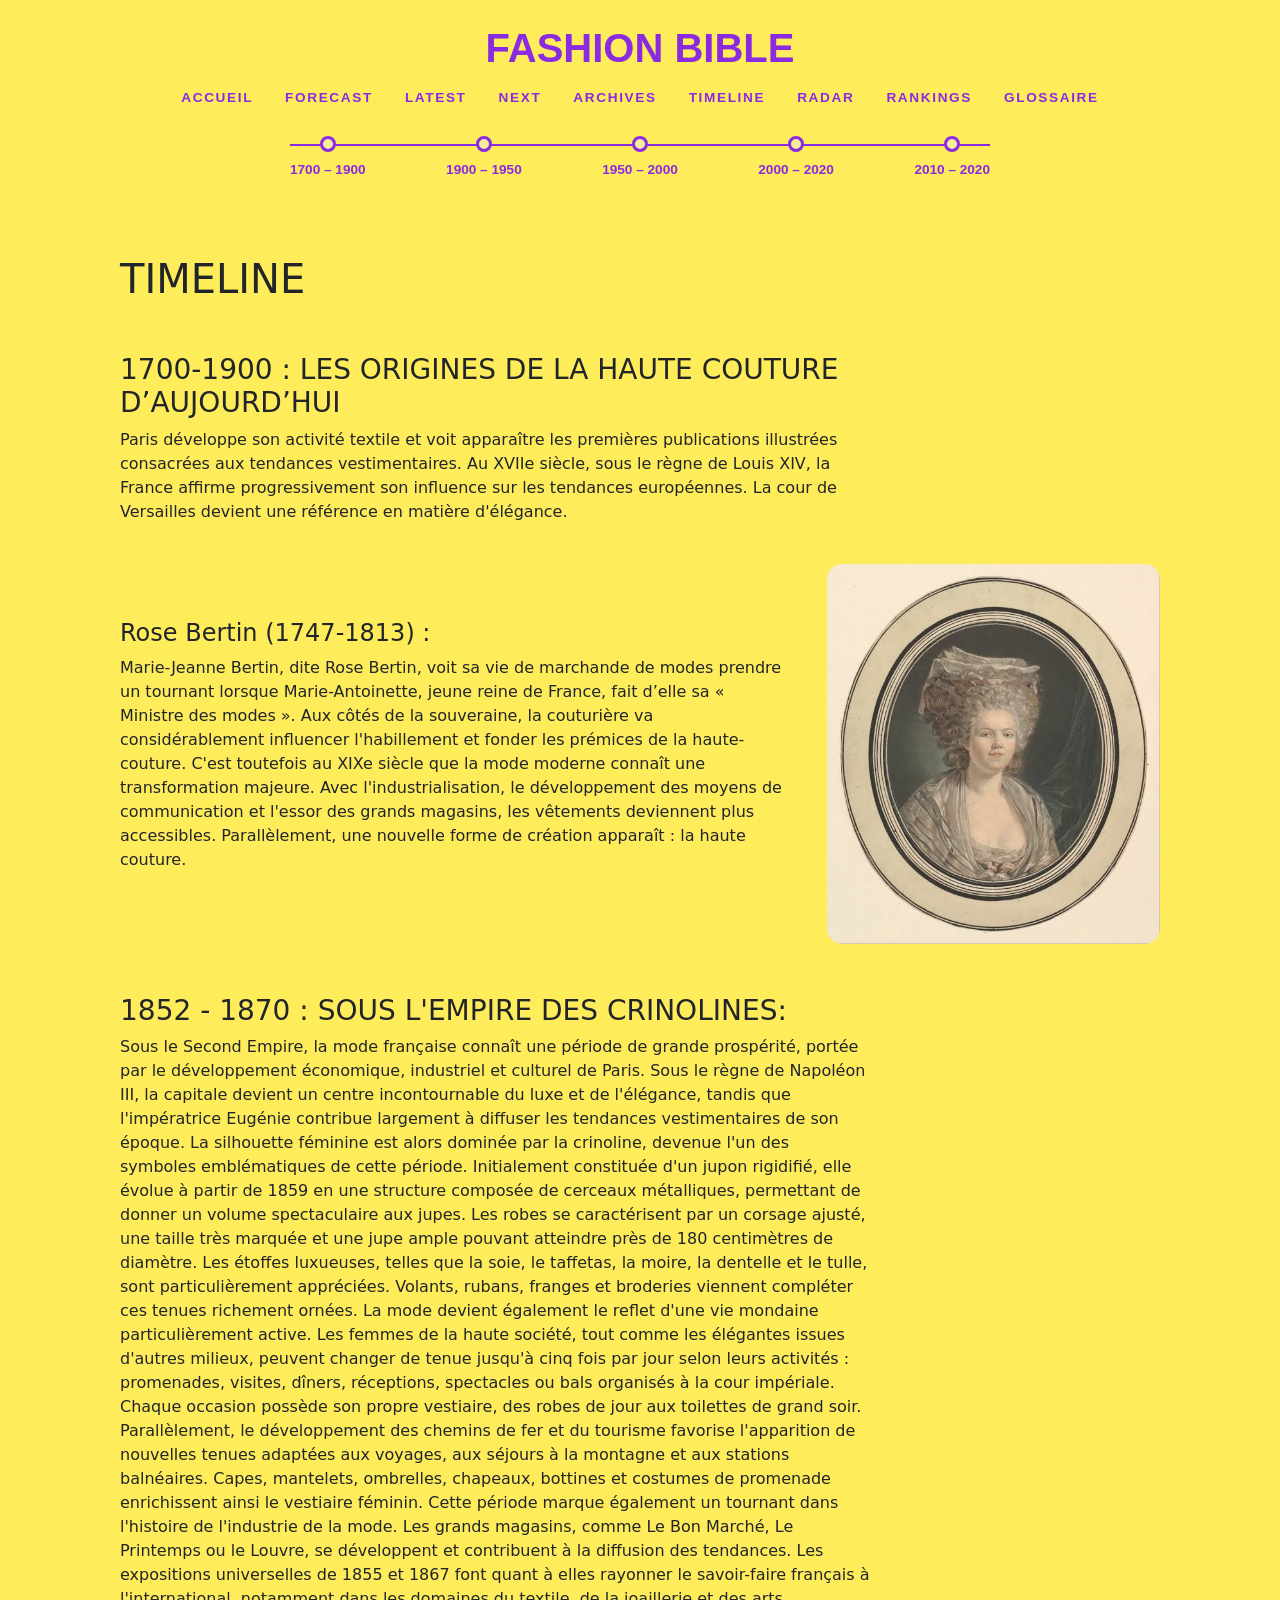
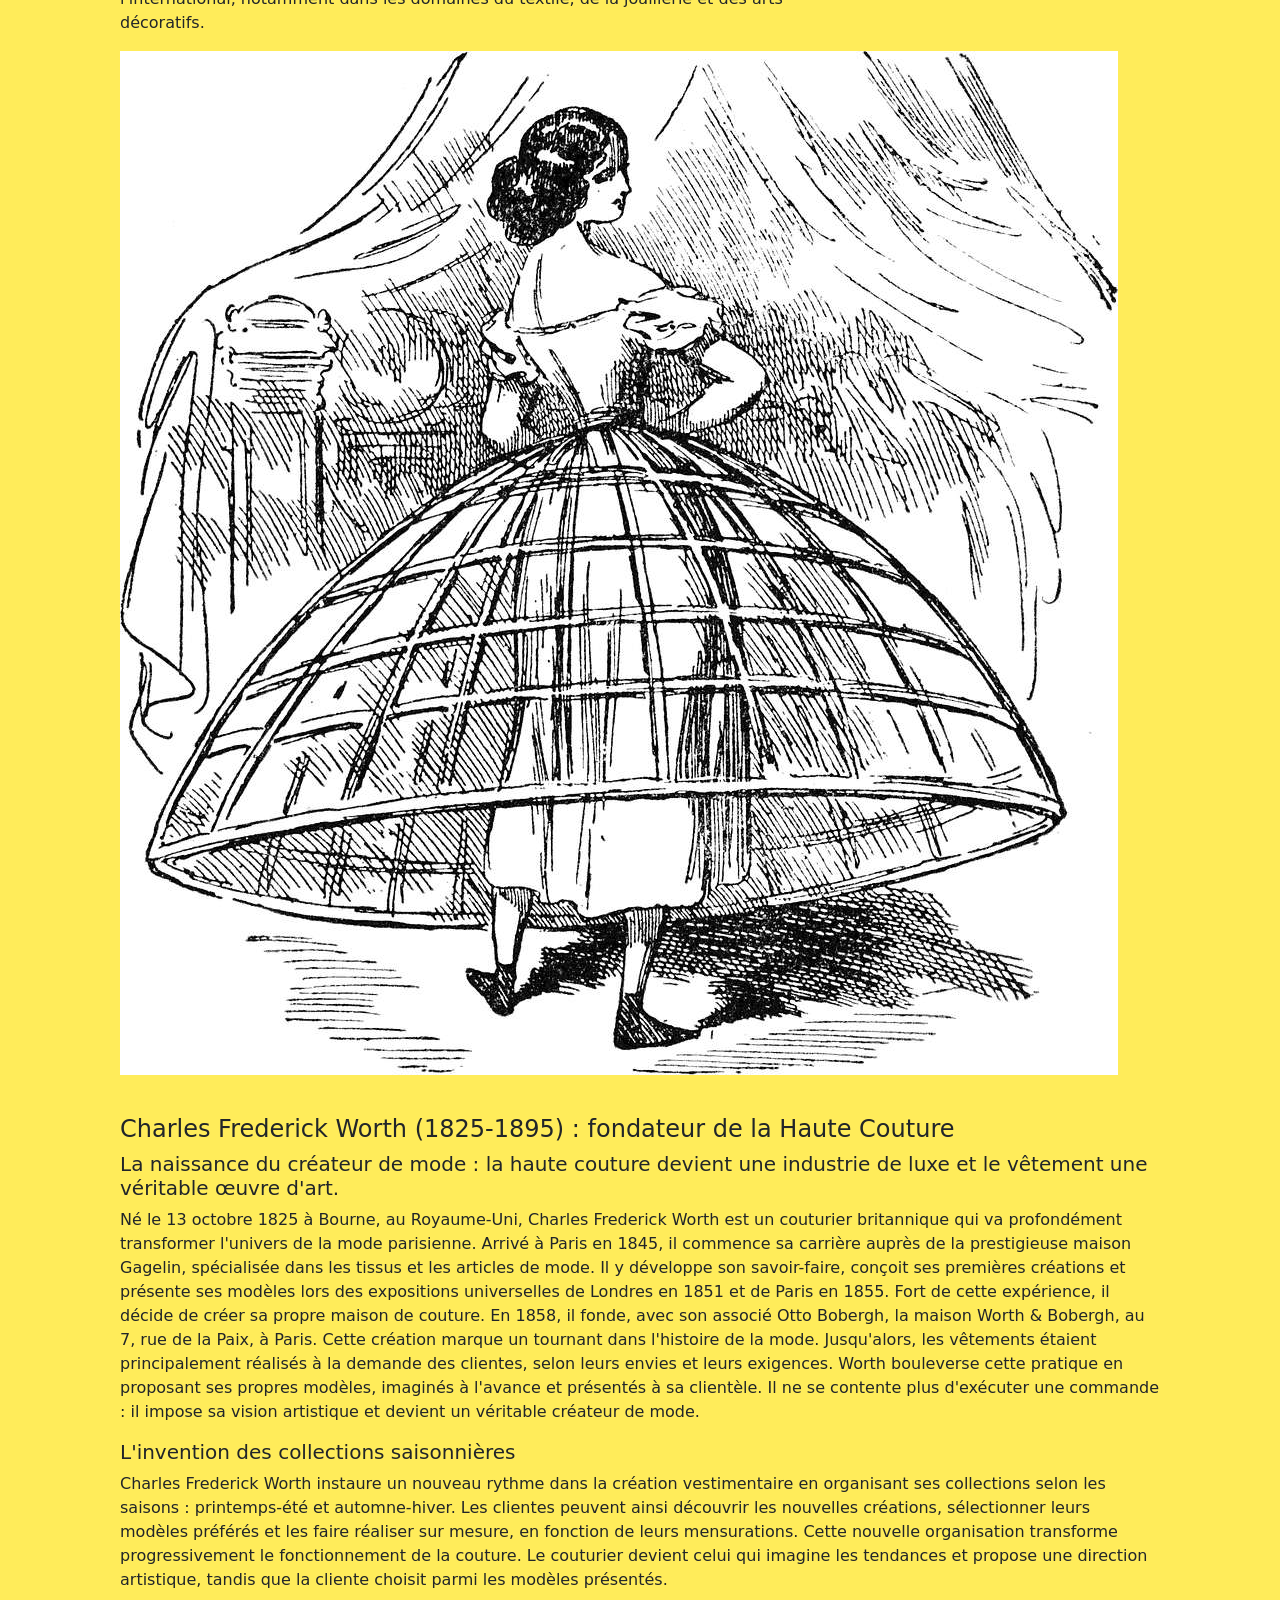
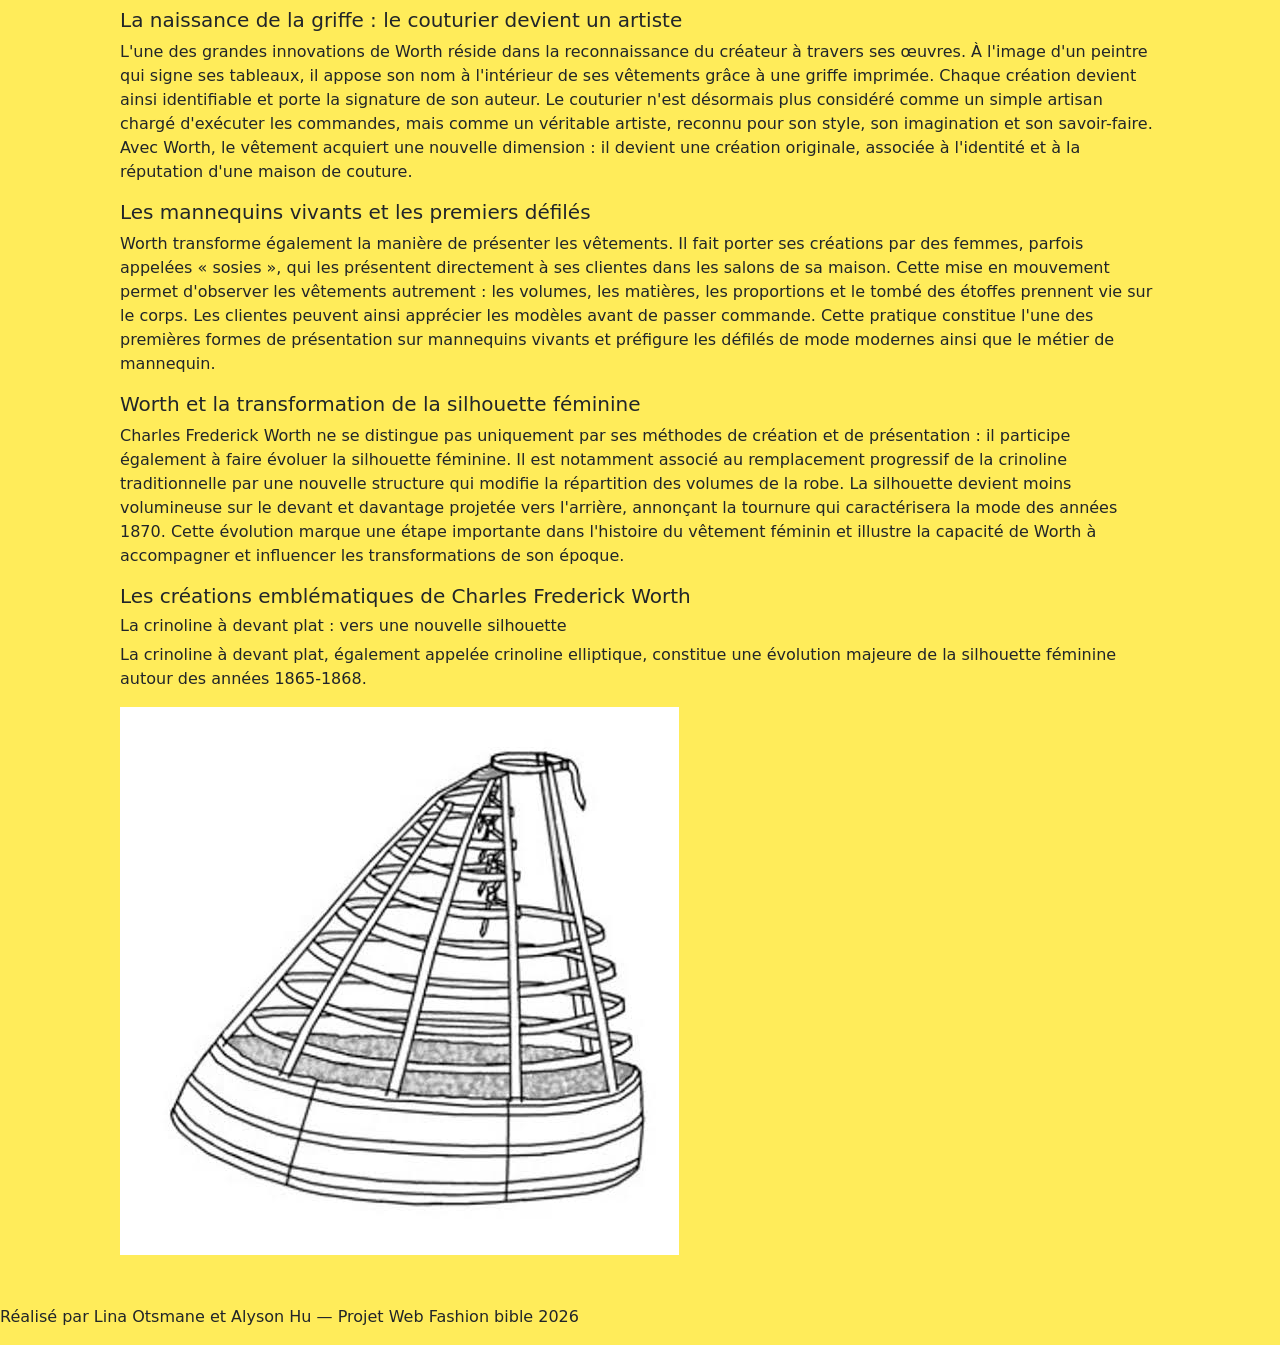
<file: timeline.html>
<!DOCTYPE html>
<html lang="fr">
<head>
    <meta charset="UTF-8">
    <meta name="viewport" content="width=device-width, initial-scale=1.0">
    <title>fashionbible</title>
    <link href="https://fonts.googleapis.com/css2?family=Cinzel:wght@700&family=Montserrat:wght@500;600&display=swap" rel="stylesheet">
    <link href="https://cdn.jsdelivr.net/npm/bootstrap@5.3.3/dist/css/bootstrap.min.css" rel="stylesheet">
    <link rel="stylesheet" href="Accueil.css">
    <link rel="stylesheet" href="alyson.css">
</head>
<body>

  <header class="py-4">
        <h1 class="text-center">FASHION BIBLE</h1>
        

        <nav aria-label="Sommaire">
            <ul class="nav justify-content-center">
                <li class="nav-item">
                    <a class="nav-link" href="index.html">Accueil</a>
                </li>
                <li class="nav-item">
                    <a class="nav-link" href="#partie-2">Forecast</a>
                </li>
                <li class="nav-item">
                    <a class="nav-link" href="#partie-3">Latest</a>
                </li>
                 <li class="nav-item">
                    <a class="nav-link" href="#partie-4">Next</a>
                </li>
                 <li class="nav-item">
                    <a class="nav-link" href="#partie-5">Archives</a>
                </li>
                 <li class="nav-item">
                    <a class="nav-link" href="timeline.html">Timeline</a>
                </li>
                 <li class="nav-item">
                    <a class="nav-link" href="#partie-7">Radar</a>
                </li>
                 <li class="nav-item">
                    <a class="nav-link" href="#partie-8">Rankings</a>
                </li>
                 <li class="nav-item">
                    <a class="nav-link" href="#glossaire">Glossaire</a>
                </li>
               
            </ul>
        </nav>
        <nav aria-label="Sommaire de l'article" class="mt-3">
                <ul class="frise-sommaire">
                 <li><a href="#1700-1900">1700 – 1900</a></li>
                 <li><a href="#1900-1950">1900 – 1950</a></li>
                  <li><a href="#1950-2000">1950 – 2000</a></li>
                  <li><a href="#2000-2020">2000 – 2020</a></li>
                    <li><a href="#2010-2020">2010 – 2020</a></li>
                
             </ul>
</nav>

      
    </header>

    <main>


        <article>

            <h1 class="titre-page">TIMELINE</h1>
     
           <section id="1700-1900" class="article-timeline">
            
            <!-- 1. Introduction centrée au-dessus -->
            <div class="intro-periode">
                <h3>1700-1900 : LES ORIGINES DE LA HAUTE COUTURE D’AUJOURD’HUI</h3>
                <p>
                    Paris développe son activité textile et voit apparaître les premières publications illustrées consacrées aux tendances vestimentaires.
                    Au XVIIe siècle, sous le règne de Louis XIV, la France affirme progressivement son influence sur les tendances européennes. 
                    La cour de Versailles devient une référence en matière d'élégance.
                </p>
            </div>


            <div class="bloc-rose-bertin">
                <div class="texte">
                    <h4>Rose Bertin (1747-1813) :</h4>
                    <p>
                        Marie-Jeanne Bertin, dite Rose Bertin, voit sa vie de marchande de modes prendre un tournant lorsque Marie-Antoinette, 
                        jeune reine de France, fait d’elle sa « Ministre des modes ». Aux côtés de la souveraine, la couturière va considérablement influencer l'habillement et fonder les prémices de la haute-couture.
                        C'est toutefois au XIXe siècle que la mode moderne connaît une transformation majeure. Avec l'industrialisation, le développement des moyens de communication et l'essor des grands magasins,
                        les vêtements deviennent plus accessibles. Parallèlement, une nouvelle forme de création apparaît : la haute couture.
                    </p>
                </div>

                <div class="image-rose-bertin">
                    <img src="images/RoseBertin.jpeg" alt="Rose Bertin">
                </div>
            </div>

        </section>


           <section id="1852-1870" class="article-timeline">
            
        
            <div class="intro-periode">
                <h3>1852 - 1870 : SOUS L'EMPIRE DES CRINOLINES:</h3>

                <p>
                   
                Sous le Second Empire, la mode française connaît une période de grande prospérité, portée par le développement économique, industriel et culturel de Paris. Sous le règne de Napoléon III, la capitale devient un centre incontournable du luxe et de l'élégance, tandis que l'impératrice Eugénie contribue largement à diffuser les tendances vestimentaires de son époque.
                La silhouette féminine est alors dominée par la crinoline, devenue l'un des symboles emblématiques de cette période. Initialement constituée d'un jupon rigidifié, elle évolue à partir de 1859 en une structure composée de cerceaux métalliques, permettant de donner un volume spectaculaire aux jupes. Les robes se caractérisent par un corsage ajusté, une taille très marquée et une jupe ample pouvant atteindre près de 180 centimètres de diamètre. Les étoffes luxueuses, telles que la soie, le taffetas, la moire, la dentelle et le tulle, sont particulièrement appréciées. Volants, rubans, franges et broderies viennent compléter ces tenues richement ornées.

                La mode devient également le reflet d'une vie mondaine particulièrement active. Les femmes de la haute société, tout comme les élégantes issues d'autres milieux, peuvent changer de tenue jusqu'à cinq fois par jour selon leurs activités : promenades, visites, dîners, réceptions, spectacles ou bals organisés à la cour impériale. Chaque occasion possède son propre vestiaire, des robes de jour aux toilettes de grand soir.
                Parallèlement, le développement des chemins de fer et du tourisme favorise l'apparition de nouvelles tenues adaptées aux voyages, aux séjours à la montagne et aux stations balnéaires. Capes, mantelets, ombrelles, chapeaux, bottines et costumes de promenade enrichissent ainsi le vestiaire féminin.
                Cette période marque également un tournant dans l'histoire de l'industrie de la mode. Les grands magasins, comme Le Bon Marché, Le Printemps ou le Louvre, se développent et contribuent à la diffusion des tendances. Les expositions universelles de 1855 et 1867 font quant à elles rayonner le savoir-faire français à l'international, notamment dans les domaines du textile, de la joaillerie et des arts décoratifs.

                </p>

                  <div class="image-crinoline">
                    <img src="images/crinoline.gif.jpeg" alt="crinoline">
                </div>

            </div>

            
            <div class="bloc-Charles-Frederick-Worth">
                <div class="texte">
                    <h4> Charles Frederick Worth (1825-1895) : fondateur de la Haute Couture </h4>
                    <h5>La naissance du créateur de mode : la haute couture devient une industrie de luxe et le vêtement une véritable œuvre d'art.</h5>
                    <p>
                        Né le 13 octobre 1825 à Bourne, au Royaume-Uni, Charles Frederick Worth est un couturier britannique qui va profondément transformer l'univers de la mode parisienne.
                        Arrivé à Paris en 1845, il commence sa carrière auprès de la prestigieuse maison Gagelin, spécialisée dans les tissus et les articles de mode. Il y développe son savoir-faire, conçoit ses premières créations et présente ses modèles lors des expositions universelles de Londres en 1851 et de Paris en 1855.
                        Fort de cette expérience, il décide de créer sa propre maison de couture. En 1858, il fonde, avec son associé Otto Bobergh, la maison Worth & Bobergh, au 7, rue de la Paix, à Paris.
                        Cette création marque un tournant dans l'histoire de la mode. Jusqu'alors, les vêtements étaient principalement réalisés à la demande des clientes, selon leurs envies et leurs exigences. Worth bouleverse cette pratique en proposant ses propres modèles, imaginés à l'avance et présentés à sa clientèle. Il ne se contente plus d'exécuter une commande : il impose sa vision artistique et devient un véritable créateur de mode.

                    </p>

                     <h5>L'invention des collections saisonnières</h5>

                     <p>Charles Frederick Worth instaure un nouveau rythme dans la création vestimentaire en organisant ses collections selon les saisons : printemps-été et automne-hiver.
                        Les clientes peuvent ainsi découvrir les nouvelles créations, sélectionner leurs modèles préférés et les faire réaliser sur mesure, en fonction de leurs mensurations.
                        Cette nouvelle organisation transforme progressivement le fonctionnement de la couture. Le couturier devient celui qui imagine les tendances et propose une direction artistique, tandis que la cliente choisit parmi les modèles présentés.
                    </p>

                    <h5>La naissance de la griffe : le couturier devient un artiste</h5>

                    <p>L'une des grandes innovations de Worth réside dans la reconnaissance du créateur à travers ses œuvres.
                        À l'image d'un peintre qui signe ses tableaux, il appose son nom à l'intérieur de ses vêtements grâce à une griffe imprimée. Chaque création devient ainsi identifiable et porte la signature de son auteur.
                        Le couturier n'est désormais plus considéré comme un simple artisan chargé d'exécuter les commandes, mais comme un véritable artiste, reconnu pour son style, son imagination et son savoir-faire.
                        Avec Worth, le vêtement acquiert une nouvelle dimension : il devient une création originale, associée à l'identité et à la réputation d'une maison de couture.
                    </p>

                    <h5>Les mannequins vivants et les premiers défilés</h5>
                    <p>Worth transforme également la manière de présenter les vêtements. Il fait porter ses créations par des femmes, parfois appelées « sosies », qui les présentent directement à ses clientes dans les salons de sa maison.
                        Cette mise en mouvement permet d'observer les vêtements autrement : les volumes, les matières, les proportions et le tombé des étoffes prennent vie sur le corps.
                        Les clientes peuvent ainsi apprécier les modèles avant de passer commande. Cette pratique constitue l'une des premières formes de présentation sur mannequins vivants et préfigure les défilés de mode modernes ainsi que le métier de mannequin.
                    </p>


                    <h5>Worth et la transformation de la silhouette féminine</h5>

                    <p>Charles Frederick Worth ne se distingue pas uniquement par ses méthodes de création et de présentation : il participe également à faire évoluer la silhouette féminine.
                        Il est notamment associé au remplacement progressif de la crinoline traditionnelle par une nouvelle structure qui modifie la répartition des volumes de la robe. La silhouette devient moins volumineuse sur le devant et davantage projetée vers l'arrière, annonçant la tournure qui caractérisera la mode des années 1870.
                        Cette évolution marque une étape importante dans l'histoire du vêtement féminin et illustre la capacité de Worth à accompagner et influencer les transformations de son époque.
                    </p>

                    <h5 class="créations-Worth">Les créations emblématiques de Charles Frederick Worth </h5>

                    <h6>La crinoline à devant plat : vers une nouvelle silhouette</h6>

                    <p>La crinoline à devant plat, également appelée crinoline elliptique, constitue une évolution majeure de la silhouette féminine autour des années 1865-1868.</p>

                     <div class="image-crinoline-plat">
                    <img src="images/crinoline-elliptique.jpeg" alt="crinoline-elliptique">
                </div>











                </div>

            </div>

        </section>


        </article>
    </main>



       <footer>
        <p>Réalisé par Lina Otsmane et Alyson Hu — Projet Web Fashion bible 2026</p>
    </footer>
    
<script src="https://cdn.jsdelivr.net/npm/bootstrap@5.3.3/dist/js/bootstrap.bundle.min.js"></script>
</body>
</html>
</file>
<file: Accueil.css>
body {
     background-color:rgb(255, 236, 90);
}
header h1 {

    color: blueviolet;
    font-family: 'Chakra Petch;', sans-serif;
    font-weight: bold;
    background-color: rgb(255, 236, 90);
}
/* menu */
header .nav-link {
    font-family: 'Chakra Petch;', sans-serif; 
    color: blueviolet;                       
    font-weight: 600;
    font-size: 0.85rem;
    text-transform: uppercase;            
    letter-spacing: 0.12em;
    padding: 0.5rem 1rem;
    transition: color 0.3s ease;
     background-color: rgb(255, 236, 90);
}

header .nav-link:hover {
    color: #1a1a1a;
    text-decoration: underline;
    text-underline-offset: 6px;
}
/* À la une */

#Articles h2 {
    font-family: 'Chakra Petch', sans-serif;
    color: blueviolet;
    font-weight: 700;
    letter-spacing: 0.1em;
    font-size: 200%;
    text-transform: uppercase;
}

/*carousel */

#carouselArticles .carousel-texte {
    background-color: #079bb9; /* Bleu similaire à ta maquette Canva (tu peux mettre 'royalblue' ou '#0d6efd' pour plus foncé) */
    color: #ffffff;
    font-family:'Chakra Petch;', sans-serif ;
}

#carouselArticles .carousel-texte h3,
#carouselArticles .carousel-texte p {
    color: #ffffff;
}
</file>
<file: index.css>
body {
     background-color:rgb(255, 236, 90);
}
header h1 {

    color: blueviolet;
    font-family: 'Chakra Petch;', sans-serif;
    font-weight: bold;
    background-color: rgb(255, 236, 90);
}
/* menu */
header .nav-link {
    font-family: 'Chakra Petch;', sans-serif; 
    color: blueviolet;                       
    font-weight: 600;
    font-size: 0.85rem;
    text-transform: uppercase;            
    letter-spacing: 0.12em;
    padding: 0.5rem 1rem;
    transition: color 0.3s ease;
     background-color: rgb(255, 236, 90);
}

header .nav-link:hover {
    color: #1a1a1a;
    text-decoration: underline;
    text-underline-offset: 6px;
}
/* À la une */

#Articles h2 {
    font-family: 'Chakra Petch', sans-serif;
    color: blueviolet;
    font-weight: 700;
    letter-spacing: 0.1em;
    font-size: 200%;
    text-transform: uppercase;
}

/*carousel */

#carouselArticles .carousel-texte {
    background-color: #079bb9; /* Bleu similaire à ta maquette Canva (tu peux mettre 'royalblue' ou '#0d6efd' pour plus foncé) */
    color: #ffffff;
    font-family:'Chakra Petch;', sans-serif ;
}

#carouselArticles .carousel-texte h3,
#carouselArticles .carousel-texte p {
    color: #ffffff;
}
</file>
<file: archive.css>
/* Page Archives : reprend le design du site (fond jaune, violet, Chakra Petch) */
.titre-page, .intro-archives, .maison { max-width: 1100px; margin: 40px auto; padding: 0 30px; }
.titre-page { font-family: 'Chakra Petch', sans-serif; color: blueviolet; font-weight: 700; letter-spacing: 0.1em; }
.intro-archives { margin-top: 0; font-family: 'Chakra Petch', sans-serif; }
.maison h3 { font-family: 'Chakra Petch', sans-serif; color: blueviolet; font-weight: 700; letter-spacing: 0.1em; text-transform: uppercase; border-bottom: 2px solid blueviolet; padding-bottom: 0.4rem; margin-bottom: 1.5rem; }
.sommaire-archives ul { display: flex; flex-wrap: wrap; gap: 0.4rem 1.2rem; list-style: none; padding: 0; margin: 1.5rem 0 0; }
.sommaire-archives a { font-family: 'Chakra Petch', sans-serif; font-weight: 600; font-size: 0.85rem; text-transform: uppercase; letter-spacing: 0.08em; color: blueviolet; }
.sommaire-archives a:hover { color: #1a1a1a; }
.defile { background-color: #079bb9; color: #ffffff; font-family: 'Chakra Petch', sans-serif; border-radius: 15px; overflow: hidden; }
.defile video { display: block; background: #000; aspect-ratio: 16 / 9; }
.defile .corps { padding: 1rem; }
.defile h4 { font-weight: 700; }
.defile .infos { font-size: 0.8rem; text-transform: uppercase; letter-spacing: 0.08em; }
</file>
<file: archives.css>
/* Page Archives : reprend le design du site (fond jaune, violet, Chakra Petch) */
.titre-page, .intro-archives, .maison { max-width: 1100px; margin: 40px auto; padding: 0 30px; }
.titre-page { font-family: 'Chakra Petch', sans-serif; color: blueviolet; font-weight: 700; letter-spacing: 0.1em; }
.intro-archives { margin-top: 0; font-family: 'Chakra Petch', sans-serif; }
.maison h3 { font-family: 'Chakra Petch', sans-serif; color: blueviolet; font-weight: 700; letter-spacing: 0.1em; text-transform: uppercase; border-bottom: 2px solid blueviolet; padding-bottom: 0.4rem; margin-bottom: 1.5rem; }
.sommaire-archives ul { display: flex; flex-wrap: wrap; gap: 0.4rem 1.2rem; list-style: none; padding: 0; margin: 1.5rem 0 0; }
.sommaire-archives a { font-family: 'Chakra Petch', sans-serif; font-weight: 600; font-size: 0.85rem; text-transform: uppercase; letter-spacing: 0.08em; color: blueviolet; }
.sommaire-archives a:hover { color: #1a1a1a; }
.defile { background-color: #079bb9; color: #ffffff; font-family: 'Chakra Petch', sans-serif; border-radius: 15px; overflow: hidden; }
.defile video { display: block; background: #000; aspect-ratio: 16 / 9; }
.defile .corps { padding: 1rem; }
.defile h4 { font-weight: 700; }
.defile .infos { font-size: 0.8rem; text-transform: uppercase; letter-spacing: 0.08em; }
</file>
<file: alyson.css>
/* Ligne horizontale de la frise chronologique */
.frise-sommaire {
    display: flex;
    justify-content: space-between;
    align-items: center;
    list-style: none;
    max-width: 700px;
    margin: 20px auto 0;
    padding: 0;
    position: relative;
}

/* Trait violet qui traverse toute la frise */
.frise-sommaire::before {
    content: "";
    position: absolute;
    top: 8px;
    left: 0;
    right: 0;
    height: 2px;
    background-color: blueviolet;
    z-index: 0;
}


.frise-sommaire li {
    position: relative;
    z-index: 1;
    text-align: center;
}

.frise-sommaire a {
    display: flex;
    flex-direction: column;
    align-items: center;
    text-decoration: none;
    font-family: 'Chakra Petch', sans-serif;
    font-weight: 600;
    font-size: 0.85rem;
    color: blueviolet;
}

.frise-sommaire a::before {
    content: "";
    width: 16px;
    height: 16px;
    background-color: rgb(245, 236, 156); /* Fond jaune pour couper le trait */
    border: 3px solid blueviolet;
    border-radius: 50%;
    margin-bottom: 8px;
    transition: background-color 0.3s ease, transform 0.2s ease;
}


.frise-sommaire a:hover::before {
    background-color: blueviolet;
    transform: scale(1.2);
}

.titre-page{
    max-width: 1100px;   
    margin: 50px auto;
    padding: 0 30px;

}

.article-timeline {
    max-width: 1100px;
    margin: 50px auto;
    padding: 0 30px; 
}


.intro-periode {
    max-width: 750px;       
    margin: 0 0 40px 0;    
    text-align: left;       
}

.bloc-rose-bertin {
    display: flex;
    align-items: center;
    gap: 40px;
}
.bloc-rose-bertin .texte {
    flex: 2;
}
.bloc-rose-bertin .image-rose-bertin {
    flex: 1;
}
.bloc-rose-bertin .image-rose-bertin img {
    width: 100%;
    height: auto;
    border-radius: 15px;
    display: block;
}
</file>
